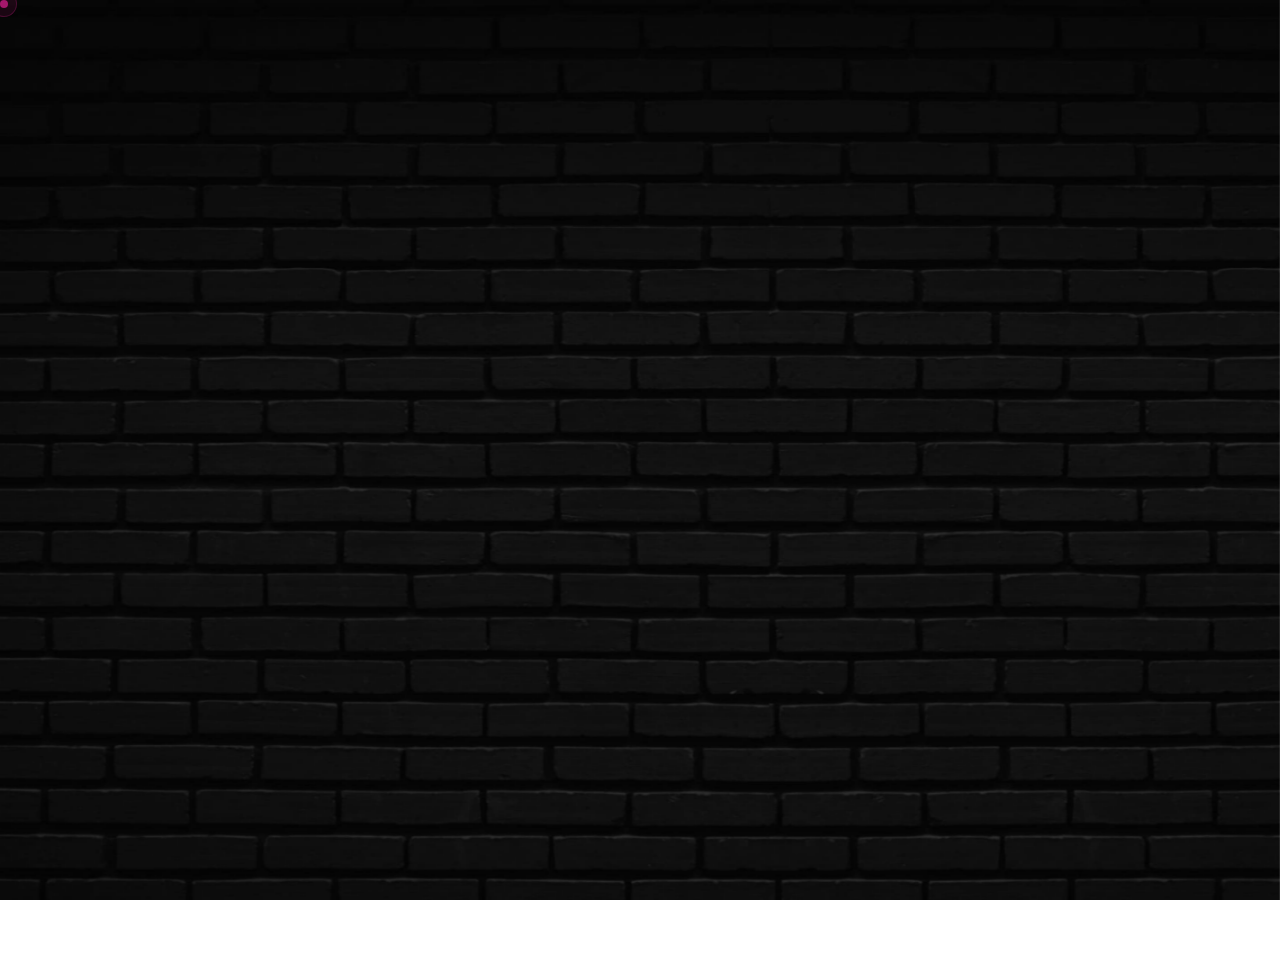
<file: presale.html>
<!DOCTYPE html>
<html lang="en-US">
<head>
    <meta charset="UTF-8">
    <meta http-equiv="X-UA-Compatible" content="IE=edge,chrome=1">
    <meta name="viewport" content="width=device-width, initial-scale=1">

    <link rel="stylesheet" href="css/anim_style.css">
    <link rel="stylesheet" href="css/style.css">
</head>

<body class="coming_soon page_load">
<!-- custom cursor  -->
<div id="cursor"></div>
<div id="aura"></div>
<!-- left SIDE share -->
<!-- left SIDE share -->
<div class="side-share">
    <ul class="side-share_list">
        <li class="share_it share__reddit">
            <a href="https://www.google.com.ua/" target="_blank" class="btn-modal">
                <svg id="redditIcon" width="44" height="44" viewBox="0 0 44 44" fill="none" xmlns="http://www.w3.org/2000/svg">
                    <g class="icon_pict">
                        <path d="M27.4002 23.5626C27.4002 24.3952 26.6982 25.0702 25.8322 25.0702C24.9662 25.0702 24.2642 24.3952 24.2642 23.5626C24.2642 22.7299 24.9662 22.0549 25.8322 22.0549C26.6982 22.0549 27.4002 22.7299 27.4002 23.5626Z" fill="#FF23A7"/>
                        <path d="M18.1622 25.0702C19.0282 25.0702 19.7302 24.3952 19.7302 23.5626C19.7302 22.7299 19.0282 22.0549 18.1622 22.0549C17.2962 22.0549 16.5942 22.7299 16.5942 23.5626C16.5942 24.3952 17.2962 25.0702 18.1622 25.0702Z" fill="#FF23A7"/>
                        <path d="M18.5879 26.8217C18.2084 26.5915 17.7066 26.7008 17.4672 27.0657C17.2278 27.4307 17.3414 27.9131 17.7209 28.1433L18.0946 28.37C20.4782 29.8157 23.5138 29.8157 25.8973 28.37L26.271 28.1433C26.6506 27.9131 26.7641 27.4307 26.5247 27.0657C26.2853 26.7008 25.7836 26.5915 25.4041 26.8217L25.0303 27.0484C23.1764 28.1729 20.8155 28.1729 18.9616 27.0484L18.5879 26.8217Z" fill="#FF23A7"/>
                        <path fill-rule="evenodd" clip-rule="evenodd" d="M30.624 11.323C29.6773 11.323 28.8517 11.8216 28.4157 12.5605L24.5153 11.7912C24.1366 11.7165 23.7556 11.9088 23.6044 12.2509C23.1593 13.2578 22.4915 14.7838 21.9344 16.0895C21.7372 16.5517 21.5531 16.9882 21.3973 17.3653C19.1803 17.4512 17.1259 18.0081 15.4455 18.912C14.8661 17.9793 13.8059 17.3537 12.5923 17.3537C10.758 17.3537 9.271 18.7835 9.271 20.5472C9.271 21.8965 10.1407 23.049 11.3699 23.5173C11.228 24.0158 11.1526 24.5349 11.1526 25.0703C11.1526 27.301 12.4623 29.2487 14.4301 30.6086C16.3991 31.9695 19.0781 32.7867 22.0002 32.7867C24.9222 32.7867 27.6012 31.9695 29.5702 30.6086C31.5379 29.2487 32.8477 27.301 32.8477 25.0703C32.8477 24.5349 32.7723 24.0158 32.6304 23.5173C33.8592 23.0492 34.7293 21.8969 34.7293 20.5472C34.7293 18.7835 33.2423 17.3537 31.408 17.3537C30.1944 17.3537 29.1341 17.9793 28.5549 18.912C27.0098 18.081 25.1487 17.5432 23.1357 17.3952C23.2306 17.1696 23.3321 16.9304 23.4379 16.6825C23.8917 15.6188 24.4204 14.4058 24.8406 13.4504L28.1102 14.0953C28.2788 15.2853 29.3401 16.2024 30.624 16.2024C32.0253 16.2024 33.1613 15.1101 33.1613 13.7627C33.1613 12.4153 32.0253 11.323 30.624 11.323ZM29.7118 13.7627C29.7118 13.2782 30.1202 12.8855 30.624 12.8855C31.1279 12.8855 31.5363 13.2782 31.5363 13.7627C31.5363 14.2472 31.1279 14.6399 30.624 14.6399C30.1202 14.6399 29.7118 14.2472 29.7118 13.7627ZM22.0002 18.9162C22.1673 18.9162 22.3333 18.9192 22.4981 18.9251C22.4965 18.9551 22.4934 18.9774 22.4918 18.9881C22.4891 19.0056 22.4864 19.0178 22.4853 19.0225L22.4839 19.0286L22.4867 19.0187C22.4926 18.9993 22.5027 18.9689 22.518 18.9258C24.9278 19.0156 27.0692 19.7276 28.6218 20.8006C30.286 21.9508 31.2227 23.4707 31.2227 25.0703C31.2227 26.6698 30.286 28.1897 28.6218 29.3399C26.9588 30.4891 24.6203 31.2242 22.0002 31.2242C19.38 31.2242 17.0414 30.4891 15.3785 29.3399C13.7142 28.1897 12.7776 26.6698 12.7776 25.0703C12.7776 23.4707 13.7142 21.9508 15.3785 20.8006C17.0414 19.6513 19.38 18.9162 22.0002 18.9162ZM10.896 20.5472C10.896 19.6464 11.6554 18.9162 12.5923 18.9162C13.2391 18.9162 13.8028 19.2646 14.0889 19.7785C13.223 20.4336 12.5036 21.2085 11.9936 22.074C11.352 21.8413 10.896 21.2447 10.896 20.5472ZM32.0067 22.074C31.4967 21.2085 30.7772 20.4336 29.9113 19.7785C30.1975 19.2646 30.7613 18.9162 31.408 18.9162C32.3449 18.9162 33.1043 19.6464 33.1043 20.5472C33.1043 21.2445 32.6488 21.8412 32.0067 22.074Z" fill="#FF23A7"/>
                    </g>
                    <g class="icon_body">
                        <!--                                <path fill-rule="evenodd" clip-rule="evenodd" d="M0 10C0 5.52236 2.94289 1.73207 7 0.457802V2.58152C4.06817 3.76829 2 6.64262 2 10V30.6174C2 32.699 2.8114 34.6987 4.2619 36.1918L7.54804 39.5744L6.11352 40.968L2.82738 37.5854C1.01425 35.719 0 33.2194 0 30.6174V10ZM20.4002 42H13.2861C11.1243 42 9.05444 41.1251 7.54804 39.5744L6.11352 40.968C7.99651 42.9063 10.5838 44 13.2861 44H20.4002V42ZM36.4002 41.6337V43.7101C40.7638 42.6351 44 38.6955 44 34V13.3586C44 10.751 42.9815 8.24654 41.1615 6.37912L37.8883 3.02055C36.0061 1.08923 33.4236 0 30.7268 0H23.6363H23V2H23.6363H30.7268C32.8843 2 34.9502 2.87138 36.456 4.41644L39.7292 7.77501C41.1852 9.26895 42 11.2725 42 13.3586V34C42 37.582 39.6458 40.6142 36.4002 41.6337Z" fill="#FF4FB9"/>-->

                        <!--                                    left-->
                        <path class="icon_body--left" fill-rule="evenodd" clip-rule="evenodd" d="M7 0.457764C2.94287 1.73218 0 5.52246 0 10V30.6174C0 33.2195 1.01416 35.719 2.82715 37.5854L6.11328 40.968C7.99658 42.9062 10.584 44 13.2861 44H20.4004V42H13.2861C11.1245 42 9.0542 41.125 7.54785 39.5745L4.26172 36.1919C2.81152 34.6987 2 32.699 2 30.6174V10C2 6.64258 4.06836 3.76831 7 2.58154V0.457764Z" fill="#FF23A7"/>
                        <!--                                    right-->
                        <path class="icon_body--right" fill-rule="evenodd" clip-rule="evenodd" d="M13.4004 43.7102V41.6338C16.646 40.6143 19 37.582 19 34V13.3586C19 11.2725 18.1851 9.26904 16.729 7.7749L13.4561 4.4165C11.9502 2.87134 9.88428 2 7.72656 2H0.63623H0V0H0.63623H7.72656C10.4238 0 13.0059 1.08911 14.8882 3.02051L18.1616 6.37915C19.9814 8.24658 21 10.751 21 13.3586V34C21 38.6956 17.7637 42.635 13.4004 43.7102Z" fill="#FF23A7"/>
                    </g>
                </svg>
            </a>
        </li>
        <li class="share_it share__twitter">
            <a href="https://www.google.com.ua/" target="_blank" class="btn-modal">
                <svg id="twitterIcon" width="44" height="44" viewBox="0 0 44 44" fill="none" xmlns="http://www.w3.org/2000/svg">
                    <g class="icon_pict">
                        <path fill-rule="evenodd" clip-rule="evenodd" d="M25.0216 13.3434C25.5299 13.2563 26.0992 13.2272 26.635 13.3179C27.5919 13.4798 28.4757 13.9245 29.1744 14.5913C29.6311 14.6016 30.0799 14.5116 30.477 14.3834C30.8131 14.2748 31.0971 14.1437 31.296 14.0401C31.3949 13.9886 31.4713 13.9446 31.521 13.9148C31.5458 13.9 31.5639 13.8887 31.5746 13.8819L31.5841 13.8759C31.8809 13.6782 32.2761 13.7166 32.529 13.9681C32.7819 14.2197 32.8227 14.6146 32.6264 14.9125C32.4187 15.2278 32.1303 15.7899 31.8073 16.4197C31.7565 16.5187 31.7048 16.6194 31.6525 16.721C31.4672 17.081 31.2772 17.4448 31.1001 17.7569C30.9889 17.9529 30.87 18.1519 30.7501 18.3239V18.5976C30.7577 19.6033 30.6424 20.6037 30.4083 21.5769C30.261 22.1892 30.0667 22.7908 29.8265 23.3762C29.2041 24.8929 28.2857 26.2703 27.125 27.4281C25.9642 28.5858 24.5844 29.5007 23.0662 30.1192C21.5493 30.7372 19.9245 31.047 18.2867 31.0305C15.9123 31.0326 13.588 30.3485 11.5933 29.0606C11.2995 28.8709 11.1758 28.5034 11.2951 28.1746C11.4144 27.8459 11.7451 27.6433 12.0922 27.6862C12.3926 27.7234 12.695 27.7415 12.9976 27.7406C14.0851 27.7375 15.1518 27.4972 16.1257 27.0446C15.8161 26.9037 15.5206 26.7299 15.2444 26.5252C14.4327 25.9233 13.8288 25.0833 13.5167 24.1222C13.4356 23.8724 13.4911 23.5984 13.6629 23.3998C13.666 23.3963 13.6691 23.3928 13.6722 23.3893C13.4887 23.2256 13.317 23.0474 13.1589 22.8558C12.4475 21.9936 12.0559 20.9122 12.0501 19.7944L12.0501 19.7905L12.0501 19.7405C12.0501 19.4747 12.1908 19.2287 12.42 19.0939C12.4781 19.0598 12.5397 19.0341 12.6031 19.0168C12.2647 18.3418 12.0888 17.5963 12.0901 16.8401C12.0897 15.9833 12.3135 15.1413 12.7392 14.3978C12.8621 14.1832 13.083 14.0429 13.3295 14.023C13.576 14.003 13.8166 14.1059 13.9724 14.2979C14.935 15.4839 16.1363 16.4542 17.4982 17.1456C18.1984 17.5011 18.9329 17.7788 19.6887 17.9752C20.1125 18.0854 20.5429 18.1699 20.9777 18.2284C20.9585 17.5051 21.1013 16.7822 21.4011 16.1143C21.8408 15.1345 22.5932 14.3283 23.5405 13.8222C23.9416 13.6079 24.4741 13.4372 25.0216 13.3434ZM13.7433 20.8909C13.873 21.2558 14.0659 21.5981 14.3159 21.9012C14.8072 22.4968 15.4892 22.9043 16.2464 23.055C16.5837 23.1221 16.8321 23.4099 16.8492 23.7534C16.8662 24.0969 16.6474 24.4079 16.3184 24.5081C16.0459 24.591 15.7668 24.6488 15.4844 24.6809C15.671 24.9214 15.8905 25.1368 16.1379 25.3203C16.6991 25.7364 17.376 25.9672 18.0745 25.9807C18.3914 25.9868 18.6703 26.1915 18.7711 26.492C18.8719 26.7925 18.773 27.1239 18.5239 27.32C17.4747 28.1455 16.2615 28.7212 14.9759 29.015C16.0414 29.3563 17.1589 29.5319 18.2892 29.5305H18.2979C19.7379 29.5455 21.1665 29.2734 22.5002 28.7301C23.834 28.1867 25.046 27.3831 26.0657 26.366C27.0853 25.349 27.892 24.139 28.4388 22.8067C28.6498 22.2925 28.8205 21.764 28.9499 21.2261C29.1557 20.3703 29.257 19.4907 29.2501 18.6064V18.6005V18.0705C29.2501 17.8887 29.3162 17.713 29.436 17.5762C29.5053 17.4972 29.6265 17.3146 29.7955 17.0167C29.9561 16.7336 30.1339 16.3937 30.3188 16.0345C30.33 16.0128 30.3412 15.991 30.3525 15.969C29.8729 16.0732 29.3293 16.1278 28.7595 16.0662C28.5791 16.0467 28.4118 15.9624 28.2887 15.829C27.7859 15.2836 27.1162 14.9206 26.3848 14.7969C26.0603 14.742 25.6679 14.7545 25.2748 14.8219C24.8477 14.895 24.476 15.023 24.2473 15.1452C23.593 15.4948 23.0733 16.0516 22.7696 16.7284C22.4659 17.4052 22.3954 18.1637 22.5692 18.8848C22.6246 19.1147 22.5684 19.3573 22.4174 19.5393C22.2664 19.7214 22.0384 19.8215 21.8022 19.8096C20.9588 19.7669 20.1243 19.6383 19.3114 19.427C18.4515 19.2035 17.6158 18.8875 16.8192 18.4831C15.6464 17.8877 14.5784 17.1106 13.6535 16.1829C13.6113 16.3986 13.5899 16.6186 13.5901 16.84V16.8419C13.589 17.3927 13.7242 17.9351 13.9835 18.4209C14.2428 18.9068 14.6182 19.321 15.0763 19.6266C15.3544 19.8121 15.4761 20.1592 15.3748 20.4778C15.2736 20.7963 14.9738 21.0094 14.6397 21.0003C14.3371 20.992 14.037 20.9552 13.7433 20.8909Z" fill="#FF23A7"/>
                    </g>
                    <!--                            <path fill-rule="evenodd" clip-rule="evenodd" d="M0 10C0 5.52236 2.94289 1.73207 7 0.457802V2.58152C4.06817 3.76829 2 6.64262 2 10V30.6174C2 32.699 2.8114 34.6987 4.2619 36.1918L7.54804 39.5744L6.11352 40.968L2.82738 37.5854C1.01425 35.719 0 33.2194 0 30.6174V10ZM20.4002 42H13.2861C11.1243 42 9.05444 41.1251 7.54804 39.5744L6.11352 40.968C7.99651 42.9063 10.5838 44 13.2861 44H20.4002V42ZM36.4002 41.6337V43.7101C40.7638 42.6351 44 38.6955 44 34V13.3586C44 10.751 42.9815 8.24654 41.1615 6.37912L37.8883 3.02055C36.0061 1.08923 33.4236 0 30.7268 0H23.6363H23V2H23.6363H30.7268C32.8843 2 34.9502 2.87138 36.456 4.41644L39.7292 7.77501C41.1852 9.26895 42 11.2725 42 13.3586V34C42 37.582 39.6458 40.6142 36.4002 41.6337Z" fill="#FF23A7"/>-->
                    <g class="icon_body">
                        <!--                                <path fill-rule="evenodd" clip-rule="evenodd" d="M0 10C0 5.52236 2.94289 1.73207 7 0.457802V2.58152C4.06817 3.76829 2 6.64262 2 10V30.6174C2 32.699 2.8114 34.6987 4.2619 36.1918L7.54804 39.5744L6.11352 40.968L2.82738 37.5854C1.01425 35.719 0 33.2194 0 30.6174V10ZM20.4002 42H13.2861C11.1243 42 9.05444 41.1251 7.54804 39.5744L6.11352 40.968C7.99651 42.9063 10.5838 44 13.2861 44H20.4002V42ZM36.4002 41.6337V43.7101C40.7638 42.6351 44 38.6955 44 34V13.3586C44 10.751 42.9815 8.24654 41.1615 6.37912L37.8883 3.02055C36.0061 1.08923 33.4236 0 30.7268 0H23.6363H23V2H23.6363H30.7268C32.8843 2 34.9502 2.87138 36.456 4.41644L39.7292 7.77501C41.1852 9.26895 42 11.2725 42 13.3586V34C42 37.582 39.6458 40.6142 36.4002 41.6337Z" fill="#FF4FB9"/>-->

                        <!--                                    left-->
                        <path class="icon_body--left" fill-rule="evenodd" clip-rule="evenodd" d="M7 0.457764C2.94287 1.73218 0 5.52246 0 10V30.6174C0 33.2195 1.01416 35.719 2.82715 37.5854L6.11328 40.968C7.99658 42.9062 10.584 44 13.2861 44H20.4004V42H13.2861C11.1245 42 9.0542 41.125 7.54785 39.5745L4.26172 36.1919C2.81152 34.6987 2 32.699 2 30.6174V10C2 6.64258 4.06836 3.76831 7 2.58154V0.457764Z" fill="#FF23A7"/>
                        <!--                                    right-->
                        <path class="icon_body--right" fill-rule="evenodd" clip-rule="evenodd" d="M13.4004 43.7102V41.6338C16.646 40.6143 19 37.582 19 34V13.3586C19 11.2725 18.1851 9.26904 16.729 7.7749L13.4561 4.4165C11.9502 2.87134 9.88428 2 7.72656 2H0.63623H0V0H0.63623H7.72656C10.4238 0 13.0059 1.08911 14.8882 3.02051L18.1616 6.37915C19.9814 8.24658 21 10.751 21 13.3586V34C21 38.6956 17.7637 42.635 13.4004 43.7102Z" fill="#FF23A7"/>
                    </g>
                </svg>

            </a>
        </li>
        <li class="share_it share__telegram">
            <a href="https://www.google.com.ua/" target="_blank" class="btn-modal">
                <svg id="telegramIcon" width="44" height="44" viewBox="0 0 44 44" fill="none" xmlns="http://www.w3.org/2000/svg">
                    <g class="icon_pict">
                        <path fill-rule="evenodd" clip-rule="evenodd" d="M15.7878 24.0196C15.8316 24.0344 15.8757 24.0448 15.9199 24.0512C15.968 24.1644 16.0302 24.3107 16.1028 24.4818C16.2798 24.8994 16.5184 25.4643 16.7647 26.0535C17.267 27.2552 17.7736 28.4939 17.8855 28.8485C18.024 29.2868 18.1704 29.5848 18.3302 29.7883C18.4129 29.8935 18.5084 29.9853 18.6203 30.0549C18.6766 30.0899 18.7361 30.1186 18.7981 30.14C18.8009 30.141 18.8036 30.1419 18.8063 30.1428C19.1263 30.2636 19.4181 30.2133 19.6008 30.1518C19.6985 30.1188 19.7776 30.0791 19.8336 30.0469C19.8622 30.0304 19.8864 30.0151 19.9056 30.0021L19.9102 29.9991L22.7364 28.2366L26.0009 30.7394C26.0491 30.7763 26.1016 30.8073 26.1573 30.8316C26.5495 31.0027 26.9292 31.0624 27.2865 31.0136C27.6431 30.9649 27.9263 30.8151 28.1371 30.6464C28.3435 30.4813 28.4834 30.2963 28.5706 30.1589C28.6151 30.0887 28.6485 30.0266 28.672 29.9791C28.6839 29.9552 28.6934 29.9346 28.7007 29.9181L28.7102 29.8963L28.7137 29.8877L28.7152 29.8841L28.7159 29.8824L28.7165 29.8808C28.7337 29.8379 28.7468 29.7935 28.7558 29.7482L31.7361 14.7227C31.7456 14.6747 31.7504 14.6258 31.7504 14.5768C31.7504 14.1368 31.5846 13.7184 31.1948 13.4645C30.8616 13.2475 30.4904 13.2382 30.2558 13.256C30.0028 13.2752 29.7691 13.3377 29.6122 13.3876C29.5306 13.4135 29.4622 13.4386 29.4129 13.4577C29.3881 13.4673 29.3677 13.4756 29.3526 13.4819L29.3412 13.4867L12.6275 20.0432L12.6253 20.044C12.6147 20.0479 12.601 20.053 12.5848 20.0593C12.5524 20.0719 12.509 20.0896 12.4584 20.1126C12.3596 20.1574 12.221 20.2273 12.0788 20.3247C11.8516 20.4803 11.3291 20.9064 11.4171 21.6097C11.4873 22.1708 11.8717 22.5154 12.1059 22.6811C12.2345 22.7721 12.3566 22.8371 12.4456 22.8795C12.4869 22.8991 12.5726 22.9339 12.6097 22.9491L12.6191 22.9529L15.7878 24.0196ZM29.9262 14.8679L29.9238 14.8689C29.9155 14.8725 29.9071 14.876 29.8987 14.8793L13.1646 21.4438C13.1559 21.4472 13.1471 21.4505 13.1382 21.4536L13.1289 21.4571C13.1182 21.4613 13.1002 21.4686 13.0776 21.4788C13.0648 21.4846 13.0514 21.491 13.0377 21.4978C13.0565 21.5084 13.0744 21.5175 13.0904 21.5251C13.1057 21.5324 13.1174 21.5374 13.1237 21.54L16.2664 22.598C16.3239 22.6174 16.3775 22.643 16.4267 22.674L26.8035 16.5995L26.8132 16.5937C26.8208 16.5893 26.8307 16.5835 26.8426 16.5768C26.8662 16.5634 26.8987 16.5457 26.9373 16.526C27.0093 16.4894 27.1245 16.435 27.2543 16.3948C27.3447 16.3669 27.6112 16.2882 27.8993 16.3806C28.0771 16.4377 28.2612 16.5603 28.3809 16.768C28.4404 16.8712 28.4721 16.9748 28.4874 17.0697C28.5282 17.2192 28.5218 17.3668 28.4899 17.4942C28.4211 17.7687 28.2282 17.9829 28.0527 18.1466C27.9024 18.2871 25.957 20.1629 24.0379 22.0147C23.0808 22.9381 22.1335 23.8525 21.4255 24.5359L20.9604 24.9849L26.8324 29.4867C26.967 29.5349 27.0466 29.5325 27.0835 29.5274C27.1274 29.5214 27.1633 29.5045 27.2 29.4752C27.241 29.4424 27.2769 29.398 27.3037 29.3557L27.3048 29.354L30.1953 14.781C30.1524 14.7913 30.109 14.8036 30.0672 14.8169C30.0198 14.832 29.9808 14.8463 29.9549 14.8564C29.9421 14.8613 29.9329 14.8651 29.9279 14.8672L29.9262 14.8679ZM21.4649 27.2618L20.2934 26.3636L20.0095 28.1693L21.4649 27.2618ZM19.2187 24.5814L20.3837 23.4567C21.0918 22.7732 22.0392 21.8588 22.9963 20.9352L23.9688 19.997L17.4488 23.8138L17.4838 23.8963C17.6615 24.3154 17.9011 24.8827 18.1487 25.4751C18.3338 25.918 18.5274 26.3844 18.7037 26.8162L18.9868 25.0158C19.0141 24.8422 19.0989 24.692 19.2187 24.5814Z" fill="#FF23A7"/>
                    </g>
                    <!--                            <path fill-rule="evenodd" clip-rule="evenodd" d="M0 10C0 5.52236 2.94289 1.73207 7 0.457802V2.58152C4.06817 3.76829 2 6.64262 2 10V30.6174C2 32.699 2.8114 34.6987 4.2619 36.1918L7.54804 39.5744L6.11352 40.968L2.82738 37.5854C1.01425 35.719 0 33.2194 0 30.6174V10ZM20.4002 42H13.2861C11.1243 42 9.05444 41.1251 7.54804 39.5744L6.11352 40.968C7.99651 42.9063 10.5838 44 13.2861 44H20.4002V42ZM36.4002 41.6337V43.7101C40.7638 42.6351 44 38.6955 44 34V13.3586C44 10.751 42.9815 8.24654 41.1615 6.37912L37.8883 3.02055C36.0061 1.08923 33.4236 0 30.7268 0H23.6363H23V2H23.6363H30.7268C32.8843 2 34.9502 2.87138 36.456 4.41644L39.7292 7.77501C41.1852 9.26895 42 11.2725 42 13.3586V34C42 37.582 39.6458 40.6142 36.4002 41.6337Z" fill="#FF23A7"/>-->
                    <g class="icon_body">
                        <!--                                <path fill-rule="evenodd" clip-rule="evenodd" d="M0 10C0 5.52236 2.94289 1.73207 7 0.457802V2.58152C4.06817 3.76829 2 6.64262 2 10V30.6174C2 32.699 2.8114 34.6987 4.2619 36.1918L7.54804 39.5744L6.11352 40.968L2.82738 37.5854C1.01425 35.719 0 33.2194 0 30.6174V10ZM20.4002 42H13.2861C11.1243 42 9.05444 41.1251 7.54804 39.5744L6.11352 40.968C7.99651 42.9063 10.5838 44 13.2861 44H20.4002V42ZM36.4002 41.6337V43.7101C40.7638 42.6351 44 38.6955 44 34V13.3586C44 10.751 42.9815 8.24654 41.1615 6.37912L37.8883 3.02055C36.0061 1.08923 33.4236 0 30.7268 0H23.6363H23V2H23.6363H30.7268C32.8843 2 34.9502 2.87138 36.456 4.41644L39.7292 7.77501C41.1852 9.26895 42 11.2725 42 13.3586V34C42 37.582 39.6458 40.6142 36.4002 41.6337Z" fill="#FF4FB9"/>-->

                        <!--                                    left-->
                        <path class="icon_body--left" fill-rule="evenodd" clip-rule="evenodd" d="M7 0.457764C2.94287 1.73218 0 5.52246 0 10V30.6174C0 33.2195 1.01416 35.719 2.82715 37.5854L6.11328 40.968C7.99658 42.9062 10.584 44 13.2861 44H20.4004V42H13.2861C11.1245 42 9.0542 41.125 7.54785 39.5745L4.26172 36.1919C2.81152 34.6987 2 32.699 2 30.6174V10C2 6.64258 4.06836 3.76831 7 2.58154V0.457764Z" fill="#FF23A7"/>
                        <!--                                    right-->
                        <path class="icon_body--right" fill-rule="evenodd" clip-rule="evenodd" d="M13.4004 43.7102V41.6338C16.646 40.6143 19 37.582 19 34V13.3586C19 11.2725 18.1851 9.26904 16.729 7.7749L13.4561 4.4165C11.9502 2.87134 9.88428 2 7.72656 2H0.63623H0V0H0.63623H7.72656C10.4238 0 13.0059 1.08911 14.8882 3.02051L18.1616 6.37915C19.9814 8.24658 21 10.751 21 13.3586V34C21 38.6956 17.7637 42.635 13.4004 43.7102Z" fill="#FF23A7"/>
                    </g>
                </svg>
            </a>
        </li>
    </ul>
</div>
<div class="scene">
    <!-- 1 -->
    <section class="page page-1 active page-coming_soon flex--center">
        <div class="container">

            <div class="wrapp_content text--center">
                <!-- logo -->
                <div class="logo-container">
                    <div class="logo">
                        <div class="logo__container">
                            <div class="logo__svg">
                                <img src="materials/photo/logo_layer2_1.png" alt="" class="logo_layer level--1">
                                <img src="materials/photo/logos.svg" alt="" id="logo" class="logo level-2">
                            </div>
                            <div class="logo__text">
                                <span>F</span>
                                <span>
                                       o
                                      <p class="one">o</p>
                                    </span>
                                <span>r
                                      <p class="two">r</p>
                                    </span>
                                <span>e</span>
                                <span>v</span>
                                <span>e</span>
                                <span>r
                                      <p class="red">r</p>
                                    </span>
                                <span>i</span>
                                <span>s</span>
                                <span>e</span>
                            </div>
                        </div>
                    </div>
                </div>
                <h1 class="title">Presale is coming soon...</h1>

                <div id="countdown" class="counter">
                    <ul class="container-countdown_item flex-container flex_horisontale--center">
                        <li>
                            <span id="days" class="count-num"></span>
                            <div class="countdown_name">
                                days
                            </div>
                        </li>

                        <li>
                            <span id="hours" class="count-num"></span>
                            <div class="countdown_name">
                                hours
                            </div>
                        </li>

                        <li>
                            <span id="minutes" class="count-num"></span>
                            <div class="countdown_name">
                                minutes
                            </div>
                        </li>

                        <li>
                            <span id="seconds" class="count-num"></span>
                            <div class="countdown_name">
                                seconds
                            </div>
                        </li>
                    </ul>
                </div>

                <div class="grup-btn">
                    <a href="https://www.google.com.ua/" target="_blank" class="btn btn-modal">
                        <svg width="212" height="58" viewBox="0 0 212 58" fill="none" xmlns="http://www.w3.org/2000/svg"><path fill-rule="evenodd" clip-rule="evenodd" d="M0 0.434082H187.47L212 22.2153V57.4341H23.3272L0 34.8225V0.434082Z" fill="url(#paint0join)"/><path d="M85.0273 33.6861C83.7193 33.6861 82.7113 33.4401 82.0033 32.9481V30.3921C82.7233 30.9681 83.5513 31.2561 84.4873 31.2561C85.3033 31.2561 85.9033 31.0701 86.2873 30.6981C86.6833 30.3141 86.8813 29.7021 86.8813 28.8621V20.8341H89.4553V29.2941C89.4553 30.0981 89.3353 30.7941 89.0953 31.3821C88.8673 31.9701 88.5433 32.4261 88.1233 32.7501C87.7033 33.0741 87.2353 33.3081 86.7193 33.4521C86.2153 33.6081 85.6513 33.6861 85.0273 33.6861ZM93.8251 28.9341C93.8251 29.6541 94.0591 30.2541 94.5271 30.7341C94.9951 31.2141 95.5891 31.4541 96.3091 31.4541C97.0291 31.4541 97.6231 31.2141 98.0911 30.7341C98.5591 30.2421 98.7931 29.6421 98.7931 28.9341C98.7931 28.2141 98.5591 27.6201 98.0911 27.1521C97.6231 26.6721 97.0291 26.4321 96.3091 26.4321C95.5891 26.4321 94.9951 26.6721 94.5271 27.1521C94.0591 27.6201 93.8251 28.2141 93.8251 28.9341ZM91.3231 28.9341C91.3231 27.6021 91.7911 26.4861 92.7271 25.5861C93.6511 24.6741 94.8451 24.2181 96.3091 24.2181C97.7731 24.2181 98.9671 24.6741 99.8911 25.5861C100.827 26.4981 101.295 27.6141 101.295 28.9341C101.295 30.2781 100.827 31.4061 99.8911 32.3181C98.9551 33.2181 97.7611 33.6681 96.3091 33.6681C94.8571 33.6681 93.6631 33.2181 92.7271 32.3181C91.7911 31.4061 91.3231 30.2781 91.3231 28.9341ZM105.831 33.4341H103.293V24.4521H105.831V33.4341ZM103.041 22.0761C103.041 21.6441 103.185 21.2841 103.473 20.9961C103.773 20.6961 104.133 20.5461 104.553 20.5461C104.973 20.5461 105.327 20.6961 105.615 20.9961C105.915 21.2841 106.065 21.6441 106.065 22.0761C106.065 22.4961 105.915 22.8561 105.615 23.1561C105.327 23.4441 104.973 23.5881 104.553 23.5881C104.133 23.5881 103.773 23.4441 103.473 23.1561C103.185 22.8561 103.041 22.4961 103.041 22.0761ZM110.979 27.7101V33.4341H108.441V24.4521H110.979V25.5321C111.783 24.6561 112.785 24.2181 113.985 24.2181C115.017 24.2181 115.821 24.5481 116.397 25.2081C116.973 25.8561 117.261 26.7621 117.261 27.9261V33.4341H114.723V28.4481C114.723 27.8001 114.561 27.3201 114.237 27.0081C113.925 26.6961 113.517 26.5401 113.013 26.5401C112.629 26.5401 112.245 26.6541 111.861 26.8821C111.489 27.0981 111.195 27.3741 110.979 27.7101ZM126.855 33.4341H124.317V20.8341H126.531L132.885 28.8981V20.8341H135.405V33.4341H133.263L126.855 25.3341V33.4341ZM139.968 28.9341C139.968 29.6541 140.202 30.2541 140.67 30.7341C141.138 31.2141 141.732 31.4541 142.452 31.4541C143.172 31.4541 143.766 31.2141 144.234 30.7341C144.702 30.2421 144.936 29.6421 144.936 28.9341C144.936 28.2141 144.702 27.6201 144.234 27.1521C143.766 26.6721 143.172 26.4321 142.452 26.4321C141.732 26.4321 141.138 26.6721 140.67 27.1521C140.202 27.6201 139.968 28.2141 139.968 28.9341ZM137.466 28.9341C137.466 27.6021 137.934 26.4861 138.87 25.5861C139.794 24.6741 140.988 24.2181 142.452 24.2181C143.916 24.2181 145.11 24.6741 146.034 25.5861C146.97 26.4981 147.438 27.6141 147.438 28.9341C147.438 30.2781 146.97 31.4061 146.034 32.3181C145.098 33.2181 143.904 33.6681 142.452 33.6681C141 33.6681 139.806 33.2181 138.87 32.3181C137.934 31.4061 137.466 30.2781 137.466 28.9341ZM153.436 33.5061H151.276L148.234 24.4521H150.772L152.554 29.7981L154.318 24.4161H156.352L158.17 29.7981L159.916 24.4521H162.436L159.358 33.5061H157.162L155.29 28.0881L153.436 33.5061Z" fill="white"/><path fill-rule="evenodd" clip-rule="evenodd" d="M52.6698 31.0067C52.7151 31.022 52.7608 31.0328 52.8064 31.0394C52.8562 31.1565 52.9206 31.3078 52.9956 31.4848C53.1788 31.9168 53.4256 32.5011 53.6803 33.1105C54.1998 34.3535 54.7238 35.6348 54.8396 36.0016C54.9828 36.455 55.1343 36.7632 55.2996 36.9737C55.3851 37.0825 55.484 37.1775 55.5996 37.2495C55.6579 37.2857 55.7194 37.3153 55.7836 37.3375C55.7864 37.3385 55.7893 37.3395 55.7921 37.3404C56.1231 37.4653 56.4249 37.4133 56.6139 37.3497C56.7149 37.3156 56.7967 37.2745 56.8547 37.2412C56.8843 37.2241 56.9093 37.2083 56.9292 37.1948L56.9339 37.1917L59.8572 35.3687L63.2339 37.9575C63.2838 37.9957 63.3381 38.0277 63.3957 38.0529C63.8014 38.2298 64.1942 38.2916 64.5637 38.2411C64.9326 38.1907 65.2255 38.0358 65.4436 37.8613C65.6571 37.6905 65.8018 37.4992 65.892 37.357C65.938 37.2844 65.9725 37.2202 65.9969 37.1711C66.0092 37.1463 66.019 37.125 66.0265 37.108L66.0364 37.0854L66.04 37.0765L66.0415 37.0728L66.0423 37.071L66.0429 37.0694C66.0607 37.025 66.0742 36.9791 66.0835 36.9322L69.1663 21.3903C69.1761 21.3406 69.1811 21.29 69.1811 21.2394C69.1811 20.7842 69.0096 20.3515 68.6064 20.0888C68.2617 19.8644 67.8778 19.8547 67.6351 19.8731C67.3734 19.893 67.1317 19.9576 66.9694 20.0092C66.885 20.0361 66.8142 20.062 66.7632 20.0818C66.7376 20.0918 66.7165 20.1003 66.7008 20.1068L66.6891 20.1117L49.4009 26.8936L49.3986 26.8945C49.3876 26.8985 49.3735 26.9038 49.3567 26.9103C49.3232 26.9233 49.2783 26.9416 49.226 26.9654C49.1238 27.0118 48.9804 27.0841 48.8333 27.1848C48.5983 27.3458 48.0579 27.7865 48.1489 28.514C48.2215 29.0944 48.6191 29.4508 48.8613 29.6222C48.9943 29.7163 49.1207 29.7836 49.2127 29.8274C49.2554 29.8477 49.3441 29.8837 49.3825 29.8994L49.3922 29.9034L52.6698 31.0067ZM67.2938 21.5403L67.2913 21.5413C67.2827 21.5451 67.2741 21.5486 67.2654 21.5521L49.9561 28.3422C49.9471 28.3457 49.938 28.3492 49.9288 28.3524L49.9192 28.356C49.9081 28.3603 49.8895 28.3679 49.8661 28.3784C49.8528 28.3844 49.839 28.391 49.8249 28.3981C49.8443 28.409 49.8628 28.4185 49.8793 28.4263C49.8951 28.4339 49.9072 28.439 49.9138 28.4417L53.1645 29.5361C53.224 29.5562 53.2794 29.5826 53.3304 29.6147L64.0638 23.3314L64.0738 23.3255C64.0817 23.3208 64.0919 23.3149 64.1042 23.3079C64.1286 23.2941 64.1623 23.2757 64.2022 23.2554C64.2767 23.2175 64.3958 23.1612 64.5301 23.1197C64.6236 23.0908 64.8992 23.0094 65.1972 23.105C65.3812 23.164 65.5716 23.2908 65.6954 23.5057C65.7569 23.6124 65.7897 23.7196 65.8056 23.8178C65.8478 23.9724 65.8411 24.1251 65.8081 24.2569C65.737 24.5409 65.5374 24.7623 65.3559 24.9317C65.2005 25.077 63.1882 27.0173 61.2031 28.9327C60.2131 29.8879 59.2333 30.8337 58.5009 31.5406L58.0198 32.005L64.0937 36.6616C64.2329 36.7114 64.3152 36.7089 64.3534 36.7037C64.3988 36.6975 64.4359 36.68 64.4739 36.6497C64.5163 36.6158 64.5535 36.5698 64.5812 36.5261L64.5823 36.5243L67.5722 21.4504C67.5278 21.4611 67.4829 21.4738 67.4397 21.4876C67.3906 21.5031 67.3503 21.518 67.3235 21.5284C67.3103 21.5335 67.3007 21.5374 67.2956 21.5396L67.2938 21.5403ZM58.5423 34.3602L57.3306 33.4311L57.0369 35.2989L58.5423 34.3602ZM56.2188 31.5879L57.4239 30.4246C58.1563 29.7176 59.1363 28.7717 60.1263 27.8164L61.1322 26.8459L54.3881 30.7939L54.4243 30.8793C54.6081 31.3128 54.856 31.8996 55.1121 32.5123C55.3036 32.9705 55.5038 33.4529 55.6862 33.8995L55.9789 32.0373C56.0072 31.8577 56.0949 31.7023 56.2188 31.5879Z" fill="white"/><defs><linearGradient id="paint0join" x1="184.698" y1="-7.39219" x2="12.9654" y2="47.9689" gradientUnits="userSpaceOnUse"><stop stop-color="#D73898"/><stop offset="1" stop-color="#056ECF"/></linearGradient></defs></svg>
                    </a>
                    <a href="materials/pdf/whitepaper.pdf" class="btn">
                        <svg width="212" height="58" viewBox="0 0 212 58" fill="none" xmlns="http://www.w3.org/2000/svg"> <path fill-rule="evenodd" clip-rule="evenodd" d="M0 0.434082H187.47L212 22.2153V57.4341H23.3272L0 34.8225V0.434082Z" fill="url(#paint0audit)"/> <path d="M102.851 33.4341H100.133L105.533 20.7621H108.017L113.417 33.4341H110.663L109.421 30.5181H104.093L102.851 33.4341ZM106.757 24.0021L104.903 28.3761H108.593L106.757 24.0021ZM120.883 30.1761V24.4521H123.421V33.4341H120.883V32.3541C120.079 33.2301 119.077 33.6681 117.877 33.6681C116.845 33.6681 116.041 33.3441 115.465 32.6961C114.889 32.0361 114.601 31.1241 114.601 29.9601V24.4521H117.139V29.4381C117.139 30.0861 117.295 30.5661 117.607 30.8781C117.931 31.1901 118.345 31.3461 118.849 31.3461C119.233 31.3461 119.611 31.2381 119.983 31.0221C120.367 30.7941 120.667 30.5121 120.883 30.1761ZM129.543 33.6681C128.331 33.6681 127.317 33.2181 126.501 32.3181C125.709 31.4061 125.313 30.2781 125.313 28.9341C125.313 27.6021 125.709 26.4861 126.501 25.5861C127.305 24.6741 128.319 24.2181 129.543 24.2181C130.803 24.2181 131.787 24.6621 132.495 25.5501V20.8341H135.033V33.4341H132.495V32.3361C131.823 33.2241 130.839 33.6681 129.543 33.6681ZM130.263 31.4541C130.743 31.4541 131.181 31.3281 131.577 31.0761C131.973 30.8241 132.279 30.5001 132.495 30.1041V27.7641C132.279 27.3681 131.973 27.0501 131.577 26.8101C131.181 26.5581 130.743 26.4321 130.263 26.4321C129.543 26.4321 128.961 26.6721 128.517 27.1521C128.061 27.6441 127.833 28.2381 127.833 28.9341C127.833 29.6421 128.061 30.2421 128.517 30.7341C128.961 31.2141 129.543 31.4541 130.263 31.4541ZM140.173 33.4341H137.635V24.4521H140.173V33.4341ZM137.383 22.0761C137.383 21.6441 137.527 21.2841 137.815 20.9961C138.115 20.6961 138.475 20.5461 138.895 20.5461C139.315 20.5461 139.669 20.6961 139.957 20.9961C140.257 21.2841 140.407 21.6441 140.407 22.0761C140.407 22.4961 140.257 22.8561 139.957 23.1561C139.669 23.4441 139.315 23.5881 138.895 23.5881C138.475 23.5881 138.115 23.4441 137.815 23.1561C137.527 22.8561 137.383 22.4961 137.383 22.0761ZM143.628 30.6441V26.5761H141.864V24.4521H143.628V21.9861H146.166V24.4521H148.722V26.5761H146.166V30.1401C146.166 30.5841 146.262 30.9081 146.454 31.1121C146.646 31.3041 146.958 31.4001 147.39 31.4001C147.834 31.4001 148.272 31.2921 148.704 31.0761V33.1821C148.176 33.5061 147.462 33.6681 146.562 33.6681C144.606 33.6681 143.628 32.6601 143.628 30.6441Z" fill="white"/> <g clip-path="url(#clip_audit2)"> <path d="M85.4498 28.6452C85.0518 28.6452 84.7335 28.9635 84.7335 29.3614V35.8767C84.7335 37.6488 83.2904 39.0866 81.5236 39.0866H65.8084C64.0363 39.0866 62.5985 37.6435 62.5985 35.8767V29.2553C62.5985 28.8574 62.2802 28.5391 61.8823 28.5391C61.4844 28.5391 61.166 28.8574 61.166 29.2553V35.8767C61.166 38.4393 63.2511 40.5191 65.8084 40.5191H81.5236C84.0862 40.5191 86.166 38.434 86.166 35.8767V29.3614C86.166 28.9688 85.8477 28.6452 85.4498 28.6452Z" fill="white"/> <path d="M73.161 34.8313C73.2989 34.9693 73.4846 35.0436 73.665 35.0436C73.8454 35.0436 74.0311 34.9746 74.1691 34.8313L78.7213 30.2791C79.0025 29.9979 79.0025 29.5469 78.7213 29.2657C78.4401 28.9846 77.9891 28.9846 77.7079 29.2657L74.3813 32.5977V18.0656C74.3813 17.6677 74.0629 17.3494 73.665 17.3494C73.2671 17.3494 72.9488 17.6677 72.9488 18.0656V32.5977L69.6168 29.2657C69.3356 28.9846 68.8847 28.9846 68.6035 29.2657C68.3223 29.5469 68.3223 29.9979 68.6035 30.2791L73.161 34.8313Z" fill="white"/> </g> <defs> <linearGradient id="paint0audit" x1="184.698" y1="-7.39219" x2="12.9654" y2="47.9689" gradientUnits="userSpaceOnUse"> <stop stop-color="#D73898"/> <stop offset="1" stop-color="#056ECF"/> </linearGradient> <clipPath id="clip_audit2"> <rect width="25" height="25" fill="white" transform="translate(61.166 16.4341)"/> </clipPath> </defs> </svg>
                    </a>
                    <a href="materials/pdf/whitepaper.pdf" class="btn">
                        <svg width="212" height="58" viewBox="0 0 212 58" fill="none" xmlns="http://www.w3.org/2000/svg"><path fill-rule="evenodd" clip-rule="evenodd" d="M0 0.434082H187.47L212 22.2153V57.4341H23.3272L0 34.8225V0.434082Z" fill="url(#paint0Whitepaper)"/><path d="M77.1519 33.5061H74.8659L70.6359 20.8341H73.5159L76.1079 29.3301L78.9519 20.7981H80.9679L83.8299 29.3301L86.4219 20.8341H89.2479L84.9999 33.5061H82.7139L79.9599 25.1001L77.1519 33.5061ZM93.3914 27.7101V33.4341H90.8534V20.8341H93.3914V25.5501C94.2074 24.6621 95.2094 24.2181 96.3974 24.2181C97.4294 24.2181 98.2334 24.5481 98.8094 25.2081C99.3854 25.8561 99.6734 26.7621 99.6734 27.9261V33.4341H97.1354V28.4481C97.1354 27.8001 96.9734 27.3201 96.6494 27.0081C96.3374 26.6961 95.9294 26.5401 95.4254 26.5401C95.0414 26.5401 94.6574 26.6541 94.2734 26.8821C93.9014 27.0981 93.6074 27.3741 93.3914 27.7101ZM104.644 33.4341H102.106V24.4521H104.644V33.4341ZM101.854 22.0761C101.854 21.6441 101.998 21.2841 102.286 20.9961C102.586 20.6961 102.946 20.5461 103.366 20.5461C103.786 20.5461 104.14 20.6961 104.428 20.9961C104.728 21.2841 104.878 21.6441 104.878 22.0761C104.878 22.4961 104.728 22.8561 104.428 23.1561C104.14 23.4441 103.786 23.5881 103.366 23.5881C102.946 23.5881 102.586 23.4441 102.286 23.1561C101.998 22.8561 101.854 22.4961 101.854 22.0761ZM108.1 30.6441V26.5761H106.336V24.4521H108.1V21.9861H110.638V24.4521H113.194V26.5761H110.638V30.1401C110.638 30.5841 110.734 30.9081 110.926 31.1121C111.118 31.3041 111.43 31.4001 111.862 31.4001C112.306 31.4001 112.744 31.2921 113.176 31.0761V33.1821C112.648 33.5061 111.934 33.6681 111.034 33.6681C109.078 33.6681 108.1 32.6601 108.1 30.6441ZM119.591 33.6681C118.187 33.6681 117.005 33.2361 116.045 32.3721C115.085 31.5081 114.605 30.3621 114.605 28.9341C114.605 27.6021 115.037 26.4861 115.901 25.5861C116.765 24.6741 117.893 24.2181 119.285 24.2181C120.581 24.2181 121.619 24.6801 122.399 25.6041C123.179 26.5281 123.569 27.6501 123.569 28.9701V29.6361H117.125C117.257 30.2361 117.587 30.6981 118.115 31.0221C118.655 31.3461 119.327 31.5081 120.131 31.5081C121.127 31.5081 122.087 31.2441 123.011 30.7161V32.7501C122.207 33.3621 121.067 33.6681 119.591 33.6681ZM117.125 28.0161H121.067C121.043 27.5001 120.857 27.0741 120.509 26.7381C120.173 26.3901 119.729 26.2161 119.177 26.2161C118.613 26.2161 118.145 26.3841 117.773 26.7201C117.401 27.0441 117.185 27.4761 117.125 28.0161ZM131.007 24.2181C132.231 24.2181 133.239 24.6741 134.031 25.5861C134.835 26.4741 135.237 27.5961 135.237 28.9521C135.237 30.2841 134.835 31.4061 134.031 32.3181C133.239 33.2181 132.231 33.6681 131.007 33.6681C129.747 33.6681 128.763 33.2241 128.055 32.3361V37.0341H125.517V24.4521H128.055V25.5501C128.727 24.6621 129.711 24.2181 131.007 24.2181ZM130.287 26.4321C129.807 26.4321 129.369 26.5581 128.973 26.8101C128.577 27.0621 128.271 27.3861 128.055 27.7821V30.1221C128.271 30.5181 128.577 30.8421 128.973 31.0941C129.369 31.3341 129.807 31.4541 130.287 31.4541C131.007 31.4541 131.589 31.2141 132.033 30.7341C132.489 30.2421 132.717 29.6481 132.717 28.9521C132.717 28.2441 132.489 27.6441 132.033 27.1521C131.589 26.6721 131.007 26.4321 130.287 26.4321ZM145.651 31.4721C145.867 31.4721 146.041 31.4361 146.173 31.3641V33.2181C145.849 33.4701 145.393 33.5961 144.805 33.5961C143.785 33.5961 143.107 33.2121 142.771 32.4441C141.979 33.2601 140.947 33.6681 139.675 33.6681C138.691 33.6681 137.893 33.3921 137.281 32.8401C136.669 32.2881 136.363 31.5621 136.363 30.6621C136.363 29.7021 136.711 28.9701 137.407 28.4661C138.103 27.9621 138.937 27.7101 139.909 27.7101C140.929 27.7101 141.793 27.8961 142.501 28.2681V27.9981C142.501 26.8701 141.709 26.3061 140.125 26.3061C139.153 26.3061 138.247 26.5581 137.407 27.0621V24.9381C138.319 24.4581 139.429 24.2181 140.737 24.2181C142.033 24.2181 143.065 24.5301 143.833 25.1541C144.625 25.7781 145.021 26.6421 145.021 27.7461V30.7881C145.021 31.2441 145.231 31.4721 145.651 31.4721ZM142.501 30.7881V29.8881C141.973 29.5401 141.349 29.3661 140.629 29.3661C140.089 29.3661 139.657 29.4681 139.333 29.6721C139.021 29.8761 138.865 30.1641 138.865 30.5361C138.865 30.9201 139.009 31.2141 139.297 31.4181C139.585 31.6101 139.975 31.7061 140.467 31.7061C141.355 31.7061 142.033 31.4001 142.501 30.7881ZM153.42 24.2181C154.644 24.2181 155.652 24.6741 156.444 25.5861C157.248 26.4741 157.65 27.5961 157.65 28.9521C157.65 30.2841 157.248 31.4061 156.444 32.3181C155.652 33.2181 154.644 33.6681 153.42 33.6681C152.16 33.6681 151.176 33.2241 150.468 32.3361V37.0341H147.93V24.4521H150.468V25.5501C151.14 24.6621 152.124 24.2181 153.42 24.2181ZM152.7 26.4321C152.22 26.4321 151.782 26.5581 151.386 26.8101C150.99 27.0621 150.684 27.3861 150.468 27.7821V30.1221C150.684 30.5181 150.99 30.8421 151.386 31.0941C151.782 31.3341 152.22 31.4541 152.7 31.4541C153.42 31.4541 154.002 31.2141 154.446 30.7341C154.902 30.2421 155.13 29.6481 155.13 28.9521C155.13 28.2441 154.902 27.6441 154.446 27.1521C154.002 26.6721 153.42 26.4321 152.7 26.4321ZM163.906 33.6681C162.502 33.6681 161.32 33.2361 160.36 32.3721C159.4 31.5081 158.92 30.3621 158.92 28.9341C158.92 27.6021 159.352 26.4861 160.216 25.5861C161.08 24.6741 162.208 24.2181 163.6 24.2181C164.896 24.2181 165.934 24.6801 166.714 25.6041C167.494 26.5281 167.884 27.6501 167.884 28.9701V29.6361H161.44C161.572 30.2361 161.902 30.6981 162.43 31.0221C162.97 31.3461 163.642 31.5081 164.446 31.5081C165.442 31.5081 166.402 31.2441 167.326 30.7161V32.7501C166.522 33.3621 165.382 33.6681 163.906 33.6681ZM161.44 28.0161H165.382C165.358 27.5001 165.172 27.0741 164.824 26.7381C164.488 26.3901 164.044 26.2161 163.492 26.2161C162.928 26.2161 162.46 26.3841 162.088 26.7201C161.716 27.0441 161.5 27.4761 161.44 28.0161ZM172.37 33.4341H169.832V24.4521H172.37V25.9641C172.646 25.4841 173.066 25.0761 173.63 24.7401C174.218 24.3921 174.842 24.2181 175.502 24.2181C175.646 24.2181 175.742 24.2241 175.79 24.2361V26.7201C175.55 26.6601 175.286 26.6301 174.998 26.6301C174.41 26.6301 173.87 26.7861 173.378 27.0981C172.898 27.3981 172.562 27.7641 172.37 28.1961V33.4341Z" fill="white"/><g clip-path="url(#clip_Whitepaper2)"><path d="M57.3033 28.6452C56.9054 28.6452 56.587 28.9635 56.587 29.3614V35.8767C56.587 37.6488 55.1439 39.0866 53.3771 39.0866H37.6619C35.8899 39.0866 34.452 37.6435 34.452 35.8767V29.2553C34.452 28.8574 34.1337 28.5391 33.7358 28.5391C33.3379 28.5391 33.0195 28.8574 33.0195 29.2553V35.8767C33.0195 38.4393 35.1046 40.5191 37.6619 40.5191H53.3771C55.9397 40.5191 58.0195 38.434 58.0195 35.8767V29.3614C58.0195 28.9688 57.7012 28.6452 57.3033 28.6452Z" fill="white"/><path d="M45.0145 34.8313C45.1524 34.9693 45.3381 35.0436 45.5185 35.0436C45.6989 35.0436 45.8846 34.9746 46.0226 34.8313L50.5748 30.2791C50.856 29.9979 50.856 29.5469 50.5748 29.2657C50.2936 28.9846 49.8426 28.9846 49.5614 29.2657L46.2348 32.5977V18.0656C46.2348 17.6677 45.9165 17.3494 45.5185 17.3494C45.1206 17.3494 44.8023 17.6677 44.8023 18.0656V32.5977L41.4704 29.2657C41.1892 28.9846 40.7382 28.9846 40.457 29.2657C40.1758 29.5469 40.1758 29.9979 40.457 30.2791L45.0145 34.8313Z" fill="white"/></g><defs><linearGradient id="paint0Whitepaper" x1="184.698" y1="-7.39219" x2="12.9654" y2="47.9689" gradientUnits="userSpaceOnUse"><stop stop-color="#D73898"/><stop offset="1" stop-color="#056ECF"/></linearGradient><clipPath id="clip_Whitepaper2"><rect width="25" height="25" fill="white" transform="translate(33.0195 16.4341)"/></clipPath></defs></svg>
                    </a>
                    <a href="https://www.google.com.ua/" target="_blank" class="btn  btn-pinkSale btn-modal">
                        <svg xmlns="http://www.w3.org/2000/svg" width="212" height="57" viewBox="0 0 212 57" fill="none">
                            <path fill-rule="evenodd" clip-rule="evenodd" d="M0 0H187.47L212 21.7812V57H23.3272L0 34.3885V0Z" fill="url(#paint0_pinkSale)"/>
                            <path d="M94.3589 35H91.7669V22.4H97.2749C98.6309 22.4 99.6989 22.754 100.479 23.462C101.271 24.158 101.667 25.07 101.667 26.198C101.667 27.338 101.271 28.256 100.479 28.952C99.6989 29.66 98.6309 30.014 97.2749 30.014H94.3589V35ZM94.3589 24.668V27.8H97.0949C97.7189 27.8 98.2049 27.668 98.5529 27.404C98.9009 27.128 99.0749 26.738 99.0749 26.234C99.0749 25.73 98.9009 25.346 98.5529 25.082C98.2049 24.806 97.7189 24.668 97.0949 24.668H94.3589ZM106.152 35H103.614V26.018H106.152V35ZM103.362 23.642C103.362 23.21 103.506 22.85 103.794 22.562C104.094 22.262 104.454 22.112 104.874 22.112C105.294 22.112 105.648 22.262 105.936 22.562C106.236 22.85 106.386 23.21 106.386 23.642C106.386 24.062 106.236 24.422 105.936 24.722C105.648 25.01 105.294 25.154 104.874 25.154C104.454 25.154 104.094 25.01 103.794 24.722C103.506 24.422 103.362 24.062 103.362 23.642ZM111.3 29.276V35H108.762V26.018H111.3V27.098C112.104 26.222 113.106 25.784 114.306 25.784C115.338 25.784 116.142 26.114 116.718 26.774C117.294 27.422 117.582 28.328 117.582 29.492V35H115.044V30.014C115.044 29.366 114.882 28.886 114.558 28.574C114.246 28.262 113.838 28.106 113.334 28.106C112.95 28.106 112.566 28.22 112.182 28.448C111.81 28.664 111.516 28.94 111.3 29.276ZM122.426 35H119.888V22.4H122.426V29.294L125.522 26.018H128.636L124.73 30.068L129.248 35H125.972L122.426 31.13V35ZM134.984 35.252C133.088 35.252 131.492 34.802 130.196 33.902V31.202C130.724 31.658 131.42 32.054 132.284 32.39C133.16 32.714 134.024 32.876 134.876 32.876C135.584 32.876 136.166 32.75 136.622 32.498C137.078 32.234 137.306 31.874 137.306 31.418C137.306 30.926 137.09 30.578 136.658 30.374C136.478 30.266 136.238 30.158 135.938 30.05L135.506 29.906L134.498 29.6L133.562 29.294C133.43 29.258 133.148 29.156 132.716 28.988C132.344 28.844 132.074 28.718 131.906 28.61C131.282 28.178 130.886 27.812 130.718 27.512C130.43 26.936 130.286 26.348 130.286 25.748C130.286 24.632 130.712 23.756 131.564 23.12C132.416 22.472 133.574 22.148 135.038 22.148C136.514 22.148 137.888 22.496 139.16 23.192V25.712C137.876 24.92 136.514 24.524 135.074 24.524C133.646 24.524 132.932 24.938 132.932 25.766C132.932 26.126 133.154 26.414 133.598 26.63C133.862 26.774 134.204 26.9 134.624 27.008C135.188 27.164 135.644 27.296 135.992 27.404C137.036 27.728 137.948 28.166 138.728 28.718C139.568 29.306 139.988 30.182 139.988 31.346C139.988 32.558 139.514 33.512 138.566 34.208C137.618 34.904 136.424 35.252 134.984 35.252ZM150.534 33.038C150.75 33.038 150.924 33.002 151.056 32.93V34.784C150.732 35.036 150.276 35.162 149.688 35.162C148.668 35.162 147.99 34.778 147.654 34.01C146.862 34.826 145.83 35.234 144.558 35.234C143.574 35.234 142.776 34.958 142.164 34.406C141.552 33.854 141.246 33.128 141.246 32.228C141.246 31.268 141.594 30.536 142.29 30.032C142.986 29.528 143.82 29.276 144.792 29.276C145.812 29.276 146.676 29.462 147.384 29.834V29.564C147.384 28.436 146.592 27.872 145.008 27.872C144.036 27.872 143.13 28.124 142.29 28.628V26.504C143.202 26.024 144.312 25.784 145.62 25.784C146.916 25.784 147.948 26.096 148.716 26.72C149.508 27.344 149.904 28.208 149.904 29.312V32.354C149.904 32.81 150.114 33.038 150.534 33.038ZM147.384 32.354V31.454C146.856 31.106 146.232 30.932 145.512 30.932C144.972 30.932 144.54 31.034 144.216 31.238C143.904 31.442 143.748 31.73 143.748 32.102C143.748 32.486 143.892 32.78 144.18 32.984C144.468 33.176 144.858 33.272 145.35 33.272C146.238 33.272 146.916 32.966 147.384 32.354ZM155.206 35.234C154.462 35.234 153.874 35.036 153.442 34.64C153.022 34.232 152.812 33.602 152.812 32.75V22.4H155.35V32.084C155.35 32.684 155.62 32.984 156.16 32.984C156.412 32.984 156.628 32.93 156.808 32.822V34.91C156.376 35.126 155.842 35.234 155.206 35.234ZM162.935 35.234C161.531 35.234 160.349 34.802 159.389 33.938C158.429 33.074 157.949 31.928 157.949 30.5C157.949 29.168 158.381 28.052 159.245 27.152C160.109 26.24 161.237 25.784 162.629 25.784C163.925 25.784 164.963 26.246 165.743 27.17C166.523 28.094 166.913 29.216 166.913 30.536V31.202H160.469C160.601 31.802 160.931 32.264 161.459 32.588C161.999 32.912 162.671 33.074 163.475 33.074C164.471 33.074 165.431 32.81 166.355 32.282V34.316C165.551 34.928 164.411 35.234 162.935 35.234ZM160.469 29.582H164.411C164.387 29.066 164.201 28.64 163.853 28.304C163.517 27.956 163.073 27.782 162.521 27.782C161.957 27.782 161.489 27.95 161.117 28.286C160.745 28.61 160.529 29.042 160.469 29.582Z" fill="white"/>
                            <path fill-rule="evenodd" clip-rule="evenodd" d="M70.5 40C76.8513 40 82 34.8513 82 28.5C82 22.1487 76.8513 17 70.5 17C64.1487 17 59 22.1487 59 28.5C59 34.8513 64.1487 40 70.5 40ZM77.7204 25.0913L77.2053 26.4304C77.1819 26.4912 77.0959 26.4912 77.0725 26.4304L76.5575 25.0913C76.5503 25.0725 76.5354 25.0576 76.5166 25.0504L75.1775 24.5354C75.1167 24.512 75.1167 24.426 75.1775 24.4026L76.5166 23.8875C76.5354 23.8803 76.5503 23.8655 76.5575 23.8467L77.0725 22.5076C77.0959 22.4468 77.1819 22.4468 77.2053 22.5076L77.7204 23.8467C77.7276 23.8655 77.7424 23.8803 77.7612 23.8875L79.1003 24.4026C79.1611 24.426 79.1611 24.512 79.1003 24.5354L77.7612 25.0504C77.7424 25.0576 77.7276 25.0725 77.7204 25.0913ZM65.461 23.8762C65.2973 23.8762 65.1646 24.0089 65.1646 24.1726C65.1646 24.3363 65.2973 24.469 65.461 24.469H68.1878C68.3515 24.469 68.4842 24.3363 68.4842 24.1726C68.4842 24.0089 68.3515 23.8762 68.1878 23.8762H65.461ZM65.1646 28.6185C65.1646 29.5351 64.4215 30.2783 63.5048 30.2783C62.5881 30.2783 61.845 29.5351 61.845 28.6185C61.845 27.7018 62.5881 26.9587 63.5048 26.9587C64.4215 26.9587 65.1646 27.7018 65.1646 28.6185ZM77.7316 28.6185C77.7316 29.5351 76.9885 30.2783 76.0718 30.2783C75.1551 30.2783 74.412 29.5351 74.412 28.6185C74.412 27.7018 75.1551 26.9587 76.0718 26.9587C76.9885 26.9587 77.7316 27.7018 77.7316 28.6185ZM71.0924 24.1726C71.0924 24.0089 71.2251 23.8762 71.3888 23.8762H74.1156C74.2793 23.8762 74.412 24.0089 74.412 24.1726C74.412 24.3363 74.2793 24.469 74.1156 24.469H71.3888C71.2251 24.469 71.0924 24.3363 71.0924 24.1726ZM67.2103 31.3462C67.7932 32.1366 68.7309 32.6494 69.7883 32.6494C70.8457 32.6494 71.7834 32.1366 72.3663 31.3462C72.5359 31.1162 72.8607 31.0332 73.0933 31.1993C73.2852 31.3364 73.3466 31.5971 73.2133 31.7916C72.4656 32.8823 71.2105 33.5978 69.7883 33.5978C68.3661 33.5978 67.111 32.8823 66.3633 31.7916C66.23 31.5971 66.2914 31.3364 66.4833 31.1993C66.7159 31.0332 67.0407 31.1162 67.2103 31.3462ZM65.9945 26.0695C65.9945 25.7094 66.2864 25.4174 66.6466 25.4174C67.0067 25.4174 67.2986 25.7094 67.2986 26.0695V28.5592C67.2986 28.9193 67.0067 29.2112 66.6466 29.2112C66.2864 29.2112 65.9945 28.9193 65.9945 28.5592V26.0695ZM72.9301 25.4174C72.5699 25.4174 72.278 25.7094 72.278 26.0695V28.5592C72.278 28.9193 72.5699 29.2112 72.9301 29.2112C73.2902 29.2112 73.5821 28.9193 73.5821 28.5592V26.0695C73.5821 25.7094 73.2902 25.4174 72.9301 25.4174Z" fill="white"/>
                            <defs>
                                <linearGradient id="paint0_pinkSale" x1="184.698" y1="-7.82627" x2="12.9654" y2="47.5349" gradientUnits="userSpaceOnUse">
                                    <stop stop-color="#D73898"/>
                                    <stop offset="1" stop-color="#056ECF"/>
                                </linearGradient>
                            </defs>
                        </svg>
                    </a>
                </div>
                <a href="index.html" class="btn-back-to">
                    <svg xmlns="http://www.w3.org/2000/svg" width="212" height="57" viewBox="0 0 212 57" fill="none"><path class="svg-border" d="M0.5 0.5H187.28L211.5 22.0059V56.5H23.5298L0.5 34.1768V0.5Z" stroke="white"/><path class="svg-text" d="M43.7338 33H38.4538V22.5H43.3888C44.3588 22.5 45.1288 22.73 45.6988 23.19C46.2788 23.65 46.5688 24.295 46.5688 25.125C46.5688 25.635 46.4438 26.07 46.1938 26.43C45.9438 26.79 45.6288 27.05 45.2488 27.21C45.8188 27.33 46.3188 27.64 46.7488 28.14C47.1688 28.63 47.3788 29.255 47.3788 30.015C47.3788 30.905 47.0488 31.625 46.3888 32.175C45.7388 32.725 44.8538 33 43.7338 33ZM40.6138 28.395V31.14H43.3288C43.8688 31.14 44.2888 31.025 44.5888 30.795C44.8888 30.555 45.0388 30.215 45.0388 29.775C45.0388 29.335 44.8888 28.995 44.5888 28.755C44.2888 28.515 43.8688 28.395 43.3288 28.395H40.6138ZM40.6138 24.3V26.61H43.0438C43.4938 26.61 43.8438 26.51 44.0938 26.31C44.3538 26.11 44.4838 25.83 44.4838 25.47C44.4838 25.1 44.3538 24.815 44.0938 24.615C43.8438 24.405 43.4938 24.3 43.0438 24.3H40.6138ZM56.1961 31.365C56.3761 31.365 56.5211 31.335 56.6311 31.275V32.82C56.3611 33.03 55.9811 33.135 55.4911 33.135C54.6411 33.135 54.0761 32.815 53.7961 32.175C53.1361 32.855 52.2761 33.195 51.2161 33.195C50.3961 33.195 49.7311 32.965 49.2211 32.505C48.7111 32.045 48.4561 31.44 48.4561 30.69C48.4561 29.89 48.7461 29.28 49.3261 28.86C49.9061 28.44 50.6011 28.23 51.4111 28.23C52.2611 28.23 52.9811 28.385 53.5711 28.695V28.47C53.5711 27.53 52.9111 27.06 51.5911 27.06C50.7811 27.06 50.0261 27.27 49.3261 27.69V25.92C50.0861 25.52 51.0111 25.32 52.1011 25.32C53.1811 25.32 54.0411 25.58 54.6811 26.1C55.3411 26.62 55.6711 27.34 55.6711 28.26V30.795C55.6711 31.175 55.8461 31.365 56.1961 31.365ZM53.5711 30.795V30.045C53.1311 29.755 52.6111 29.61 52.0111 29.61C51.5611 29.61 51.2011 29.695 50.9311 29.865C50.6711 30.035 50.5411 30.275 50.5411 30.585C50.5411 30.905 50.6611 31.15 50.9011 31.32C51.1411 31.48 51.4661 31.56 51.8761 31.56C52.6161 31.56 53.1811 31.305 53.5711 30.795ZM61.6646 33.195C60.5546 33.195 59.5996 32.835 58.7996 32.115C57.9996 31.375 57.5996 30.415 57.5996 29.235C57.5996 28.055 57.9996 27.11 58.7996 26.4C59.6096 25.68 60.5746 25.32 61.6946 25.32C62.5146 25.32 63.2546 25.485 63.9146 25.815V27.615C63.2646 27.315 62.6296 27.165 62.0096 27.165C61.3496 27.165 60.7946 27.36 60.3446 27.75C59.9046 28.13 59.6846 28.63 59.6846 29.25C59.6846 29.87 59.9096 30.375 60.3596 30.765C60.8096 31.155 61.3596 31.35 62.0096 31.35C62.7796 31.35 63.4546 31.18 64.0346 30.84V32.64C63.3346 33.01 62.5446 33.195 61.6646 33.195ZM67.944 33H65.829V22.5H67.944V28.245L70.524 25.515H73.119L69.864 28.89L73.629 33H70.899L67.944 29.775V33ZM79.3513 30.675V27.285H77.8813V25.515H79.3513V23.46H81.4663V25.515H83.5963V27.285H81.4663V30.255C81.4663 30.625 81.5463 30.895 81.7063 31.065C81.8663 31.225 82.1263 31.305 82.4863 31.305C82.8563 31.305 83.2213 31.215 83.5813 31.035V32.79C83.1413 33.06 82.5463 33.195 81.7963 33.195C80.1663 33.195 79.3513 32.355 79.3513 30.675ZM86.8574 29.25C86.8574 29.85 87.0524 30.35 87.4424 30.75C87.8324 31.15 88.3274 31.35 88.9274 31.35C89.5274 31.35 90.0224 31.15 90.4124 30.75C90.8024 30.34 90.9974 29.84 90.9974 29.25C90.9974 28.65 90.8024 28.155 90.4124 27.765C90.0224 27.365 89.5274 27.165 88.9274 27.165C88.3274 27.165 87.8324 27.365 87.4424 27.765C87.0524 28.155 86.8574 28.65 86.8574 29.25ZM84.7724 29.25C84.7724 28.14 85.1624 27.21 85.9424 26.46C86.7124 25.7 87.7074 25.32 88.9274 25.32C90.1474 25.32 91.1424 25.7 91.9124 26.46C92.6924 27.22 93.0824 28.15 93.0824 29.25C93.0824 30.37 92.6924 31.31 91.9124 32.07C91.1324 32.82 90.1374 33.195 88.9274 33.195C87.7174 33.195 86.7224 32.82 85.9424 32.07C85.1624 31.31 84.7724 30.37 84.7724 29.25ZM100.595 33H98.4803V25.515H100.595V26.43C101.155 25.69 101.915 25.32 102.875 25.32C103.415 25.32 103.895 25.44 104.315 25.68C104.745 25.92 105.04 26.225 105.2 26.595C105.45 26.215 105.81 25.91 106.28 25.68C106.75 25.44 107.25 25.32 107.78 25.32C108.6 25.32 109.25 25.58 109.73 26.1C110.21 26.62 110.45 27.36 110.45 28.32V33H108.335V28.8C108.335 27.77 107.92 27.255 107.09 27.255C106.77 27.255 106.465 27.35 106.175 27.54C105.885 27.73 105.67 27.975 105.53 28.275V33H103.415V28.8C103.415 27.77 103 27.255 102.17 27.255C101.87 27.255 101.57 27.35 101.27 27.54C100.97 27.73 100.745 27.965 100.595 28.245V33ZM119.492 31.365C119.672 31.365 119.817 31.335 119.927 31.275V32.82C119.657 33.03 119.277 33.135 118.787 33.135C117.937 33.135 117.372 32.815 117.092 32.175C116.432 32.855 115.572 33.195 114.512 33.195C113.692 33.195 113.027 32.965 112.517 32.505C112.007 32.045 111.752 31.44 111.752 30.69C111.752 29.89 112.042 29.28 112.622 28.86C113.202 28.44 113.897 28.23 114.707 28.23C115.557 28.23 116.277 28.385 116.867 28.695V28.47C116.867 27.53 116.207 27.06 114.887 27.06C114.077 27.06 113.322 27.27 112.622 27.69V25.92C113.382 25.52 114.307 25.32 115.397 25.32C116.477 25.32 117.337 25.58 117.977 26.1C118.637 26.62 118.967 27.34 118.967 28.26V30.795C118.967 31.175 119.142 31.365 119.492 31.365ZM116.867 30.795V30.045C116.427 29.755 115.907 29.61 115.307 29.61C114.857 29.61 114.497 29.695 114.227 29.865C113.967 30.035 113.837 30.275 113.837 30.585C113.837 30.905 113.957 31.15 114.197 31.32C114.437 31.48 114.762 31.56 115.172 31.56C115.912 31.56 116.477 31.305 116.867 30.795ZM123.61 33H121.495V25.515H123.61V33ZM121.285 23.535C121.285 23.175 121.405 22.875 121.645 22.635C121.895 22.385 122.195 22.26 122.545 22.26C122.895 22.26 123.19 22.385 123.43 22.635C123.68 22.875 123.805 23.175 123.805 23.535C123.805 23.885 123.68 24.185 123.43 24.435C123.19 24.675 122.895 24.795 122.545 24.795C122.195 24.795 121.895 24.675 121.645 24.435C121.405 24.185 121.285 23.885 121.285 23.535ZM127.9 28.23V33H125.785V25.515H127.9V26.415C128.57 25.685 129.405 25.32 130.405 25.32C131.265 25.32 131.935 25.595 132.415 26.145C132.895 26.685 133.135 27.44 133.135 28.41V33H131.02V28.845C131.02 28.305 130.885 27.905 130.615 27.645C130.355 27.385 130.015 27.255 129.595 27.255C129.275 27.255 128.955 27.35 128.635 27.54C128.325 27.72 128.08 27.95 127.9 28.23ZM143.47 25.32C144.49 25.32 145.33 25.7 145.99 26.46C146.66 27.2 146.995 28.135 146.995 29.265C146.995 30.375 146.66 31.31 145.99 32.07C145.33 32.82 144.49 33.195 143.47 33.195C142.42 33.195 141.6 32.825 141.01 32.085V36H138.895V25.515H141.01V26.43C141.57 25.69 142.39 25.32 143.47 25.32ZM142.87 27.165C142.47 27.165 142.105 27.27 141.775 27.48C141.445 27.69 141.19 27.96 141.01 28.29V30.24C141.19 30.57 141.445 30.84 141.775 31.05C142.105 31.25 142.47 31.35 142.87 31.35C143.47 31.35 143.955 31.15 144.325 30.75C144.705 30.34 144.895 29.845 144.895 29.265C144.895 28.675 144.705 28.175 144.325 27.765C143.955 27.365 143.47 27.165 142.87 27.165ZM155.674 31.365C155.854 31.365 155.999 31.335 156.109 31.275V32.82C155.839 33.03 155.459 33.135 154.969 33.135C154.119 33.135 153.554 32.815 153.274 32.175C152.614 32.855 151.754 33.195 150.694 33.195C149.874 33.195 149.209 32.965 148.699 32.505C148.189 32.045 147.934 31.44 147.934 30.69C147.934 29.89 148.224 29.28 148.804 28.86C149.384 28.44 150.079 28.23 150.889 28.23C151.739 28.23 152.459 28.385 153.049 28.695V28.47C153.049 27.53 152.389 27.06 151.069 27.06C150.259 27.06 149.504 27.27 148.804 27.69V25.92C149.564 25.52 150.489 25.32 151.579 25.32C152.659 25.32 153.519 25.58 154.159 26.1C154.819 26.62 155.149 27.34 155.149 28.26V30.795C155.149 31.175 155.324 31.365 155.674 31.365ZM153.049 30.795V30.045C152.609 29.755 152.089 29.61 151.489 29.61C151.039 29.61 150.679 29.695 150.409 29.865C150.149 30.035 150.019 30.275 150.019 30.585C150.019 30.905 150.139 31.15 150.379 31.32C150.619 31.48 150.944 31.56 151.354 31.56C152.094 31.56 152.659 31.305 153.049 30.795ZM163.032 26.385V25.515H165.147V32.13C165.147 33.41 164.717 34.39 163.857 35.07C162.997 35.75 161.982 36.09 160.812 36.09C159.582 36.09 158.602 35.875 157.872 35.445V33.54C158.662 34.02 159.567 34.26 160.587 34.26C160.897 34.26 161.187 34.225 161.457 34.155C161.727 34.095 161.987 33.99 162.237 33.84C162.487 33.7 162.682 33.49 162.822 33.21C162.962 32.94 163.032 32.615 163.032 32.235V31.77C162.442 32.48 161.617 32.835 160.557 32.835C159.537 32.835 158.702 32.475 158.052 31.755C157.402 31.025 157.077 30.13 157.077 29.07C157.077 28.02 157.402 27.13 158.052 26.4C158.702 25.68 159.537 25.32 160.557 25.32C161.617 25.32 162.442 25.675 163.032 26.385ZM161.172 31.005C161.572 31.005 161.937 30.91 162.267 30.72C162.597 30.53 162.852 30.285 163.032 29.985V28.185C162.852 27.885 162.597 27.64 162.267 27.45C161.937 27.26 161.572 27.165 161.172 27.165C160.582 27.165 160.102 27.35 159.732 27.72C159.372 28.08 159.192 28.535 159.192 29.085C159.192 29.635 159.377 30.095 159.747 30.465C160.127 30.825 160.602 31.005 161.172 31.005ZM170.798 33.195C169.628 33.195 168.643 32.835 167.843 32.115C167.043 31.395 166.643 30.44 166.643 29.25C166.643 28.14 167.003 27.21 167.723 26.46C168.443 25.7 169.383 25.32 170.543 25.32C171.623 25.32 172.488 25.705 173.138 26.475C173.788 27.245 174.113 28.18 174.113 29.28V29.835H168.743C168.853 30.335 169.128 30.72 169.568 30.99C170.018 31.26 170.578 31.395 171.248 31.395C172.078 31.395 172.878 31.175 173.648 30.735V32.43C172.978 32.94 172.028 33.195 170.798 33.195ZM168.743 28.485H172.028C172.008 28.055 171.853 27.7 171.563 27.42C171.283 27.13 170.913 26.985 170.453 26.985C169.983 26.985 169.593 27.125 169.283 27.405C168.973 27.675 168.793 28.035 168.743 28.485Z" fill="white"/></svg>
                </a>
            </div>

        </div>
    </section>
</div>


<!-- modal -->
<div id="modal" class="modal flex--center m-close_js"></div>
<div id="modalContainer" class="m-container flex--center">
    <div class="m-close close-modal m-close_js">
        <svg width="16" height="16" viewBox="0 0 16 16" fill="none" xmlns="http://www.w3.org/2000/svg"><g clip-path="url(#close)"><path d="M1.58382 15.6551C1.38624 15.6551 1.18865 15.5799 1.03853 15.4287C0.737157 15.1273 0.737157 14.6387 1.03853 14.3373L14.4948 0.881058C14.7962 0.579686 15.2848 0.579686 15.5861 0.881058C15.8875 1.18243 15.8875 1.67103 15.5861 1.97259L2.13006 15.4287C1.97881 15.579 1.78122 15.6551 1.58382 15.6551Z" fill="white"/><path d="M15.041 15.6551C14.8434 15.6551 14.646 15.5799 14.4957 15.4287L1.03853 1.97259C0.737157 1.67103 0.737157 1.18243 1.03853 0.881058C1.3399 0.579686 1.8285 0.579686 2.13006 0.881058L15.5861 14.3373C15.8875 14.6387 15.8875 15.1273 15.5861 15.4287C15.4349 15.579 15.2375 15.6551 15.041 15.6551Z" fill="white"/></g><defs><clipPath id="close"><rect width="15" height="15" fill="white" transform="translate(0.806641 0.655029)"/></clipPath></defs></svg>
    </div>
    <div class="m-body">
        <p class="h3 text--center">
            Coming soon...
        </p>
    </div>
</div>

<script src="js/js_core.js"></script>
<script src="js/presale_anim.js"></script>

<script>
    const   second = 1000,
        minute = second * 60,
        hour = minute * 60,
        day = hour * 24;

    const addZero = (num) => {
        if(num <= 9) {
            return '0' + num;
        } else {
            return num;
        }
    };

    let countDown = new Date('April 10 2022 21:09:59').getTime(),
        x1 = setInterval(function() {

            let now = new Date().getTime(),
                distance = countDown - now;

                document.getElementById('days').innerText = addZero( Math.floor(distance / (day)) ),
                document.getElementById('hours').innerText = addZero( Math.floor((distance % (day)) / (hour)) ),
                document.getElementById('minutes').innerText = addZero( Math.floor((distance % (hour)) / (minute)) ),
                document.getElementById('seconds').innerText = addZero( Math.floor((distance % (minute)) / second) );

            if( distance <= 0 ) {
                document.getElementById('days').innerText = '00',
                document.getElementById('hours').innerText = '00',
                document.getElementById('minutes').innerText = '00',
                document.getElementById('seconds').innerText = '00';
                // document.getElementById('countdown').style.display = 'none';

                clearInterval( x1 );
            }

        }, second);

</script>

<script>
    var ebModal = $('#modal');
    var ebBtn = $('.btn-modal');
    var ebBody = $('#modalContainer');
    var ebSpan = $('.m-close_js');

    ebBtn.on('click', function(e){
        // console.log('show');
        e.preventDefault();
        ebModal.addClass('active');
        ebBody.addClass('active');
    });
    ebSpan.on('click', function(e){
        // console.log('hide');
        e.preventDefault();
        ebModal.removeClass('active');
        ebBody.removeClass('active');
    });
</script>
</body>
</html>
</file>
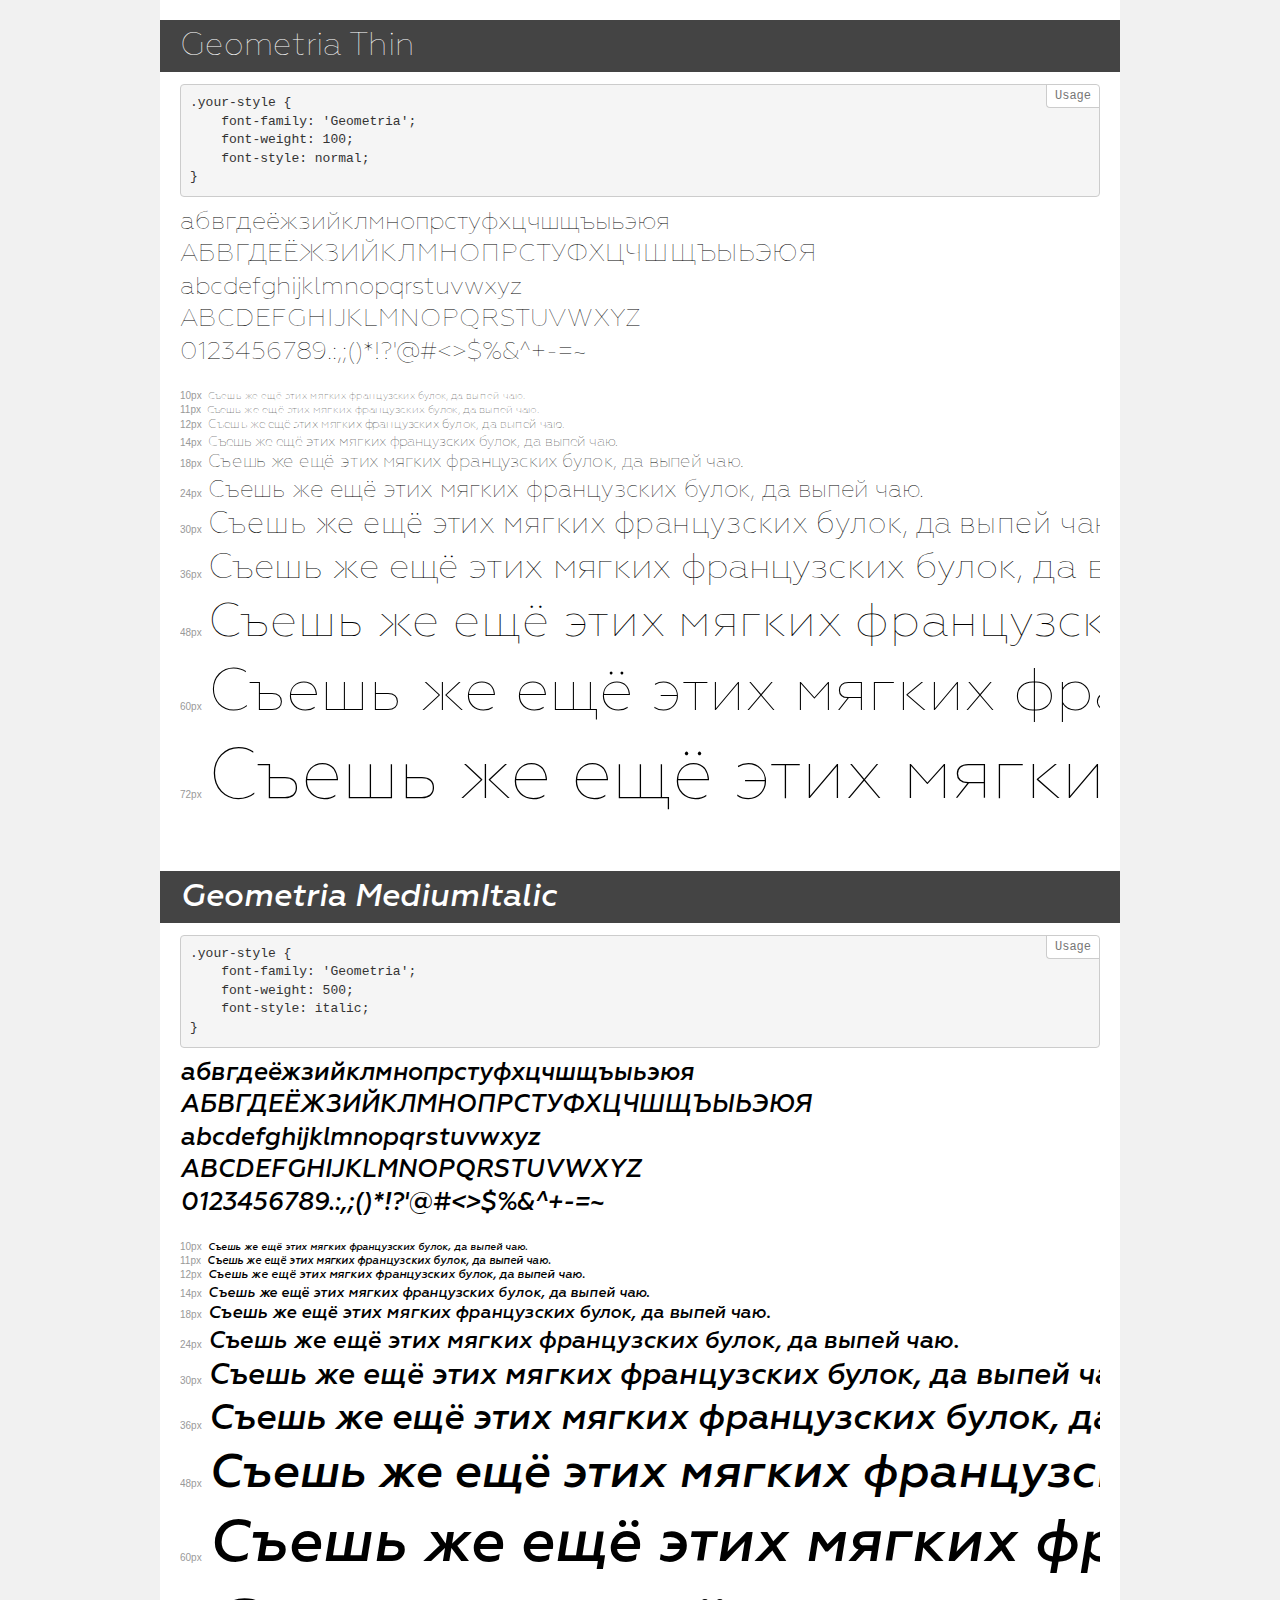
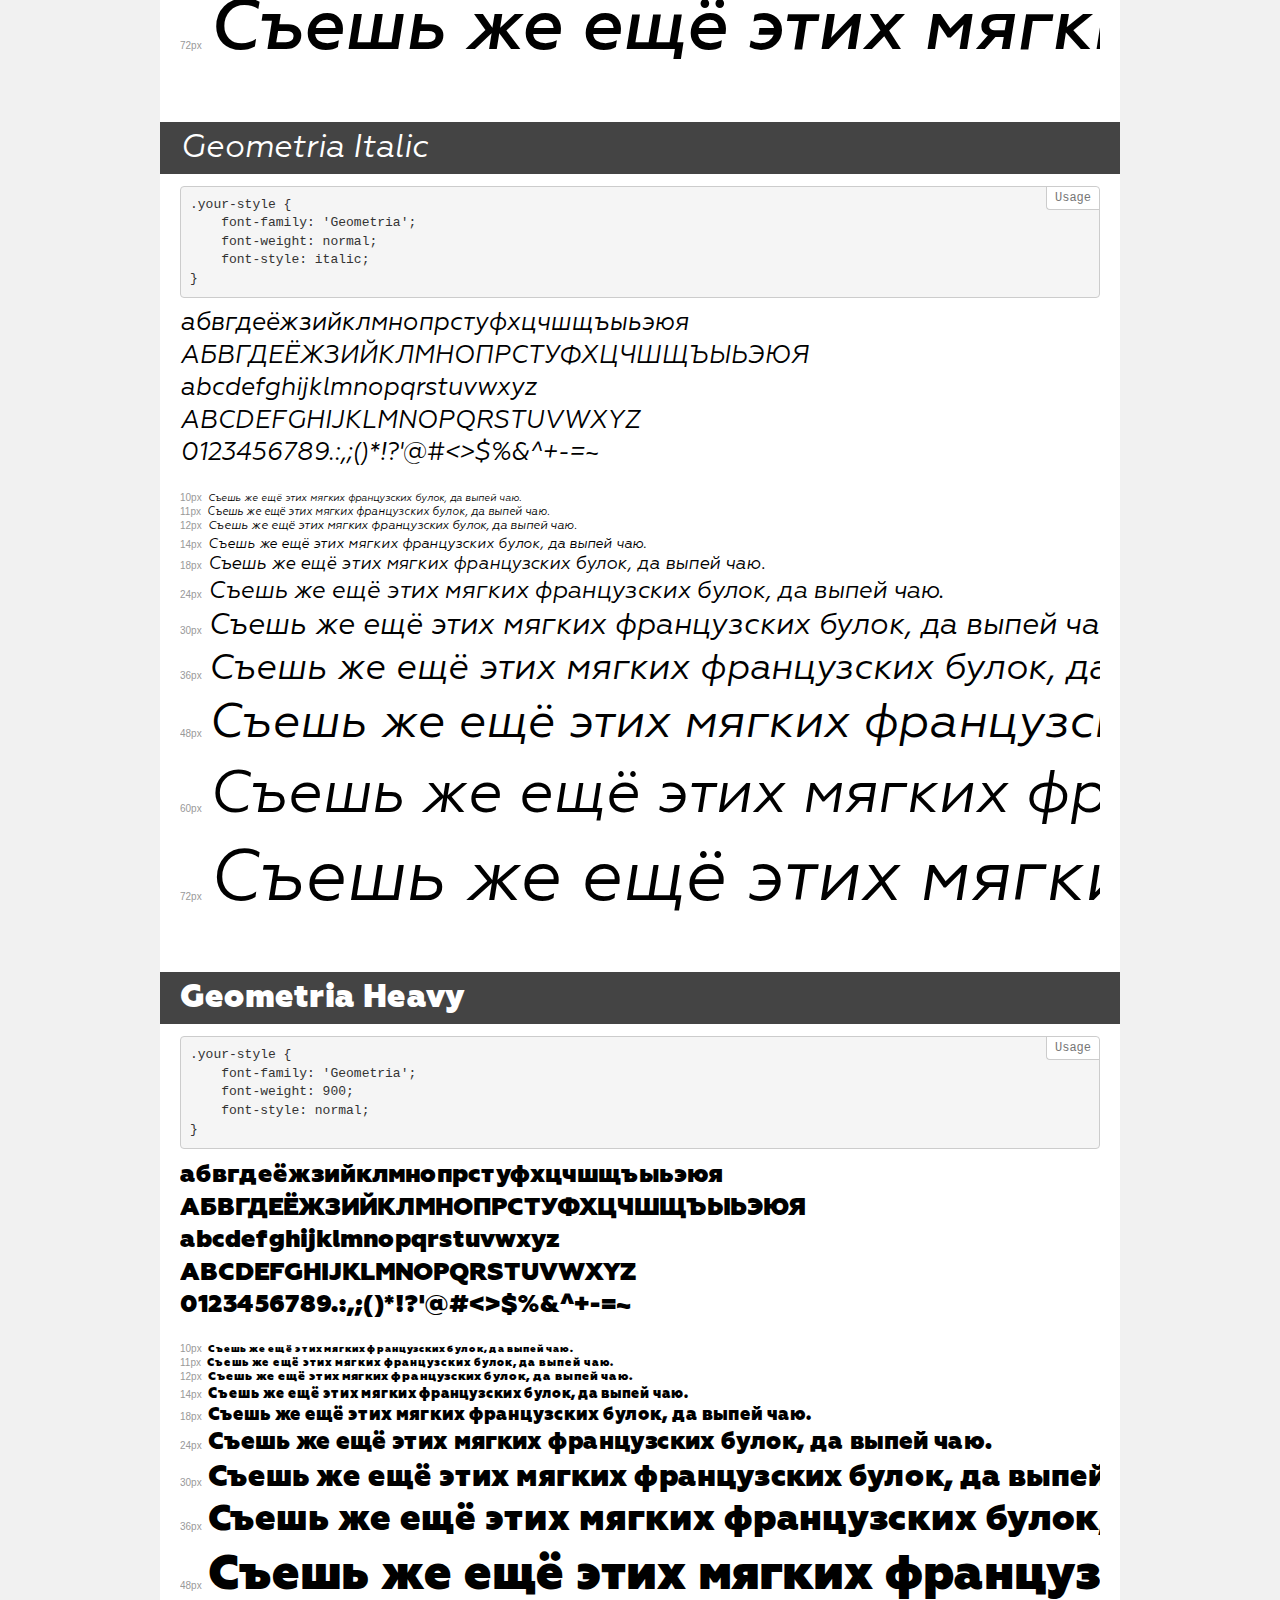
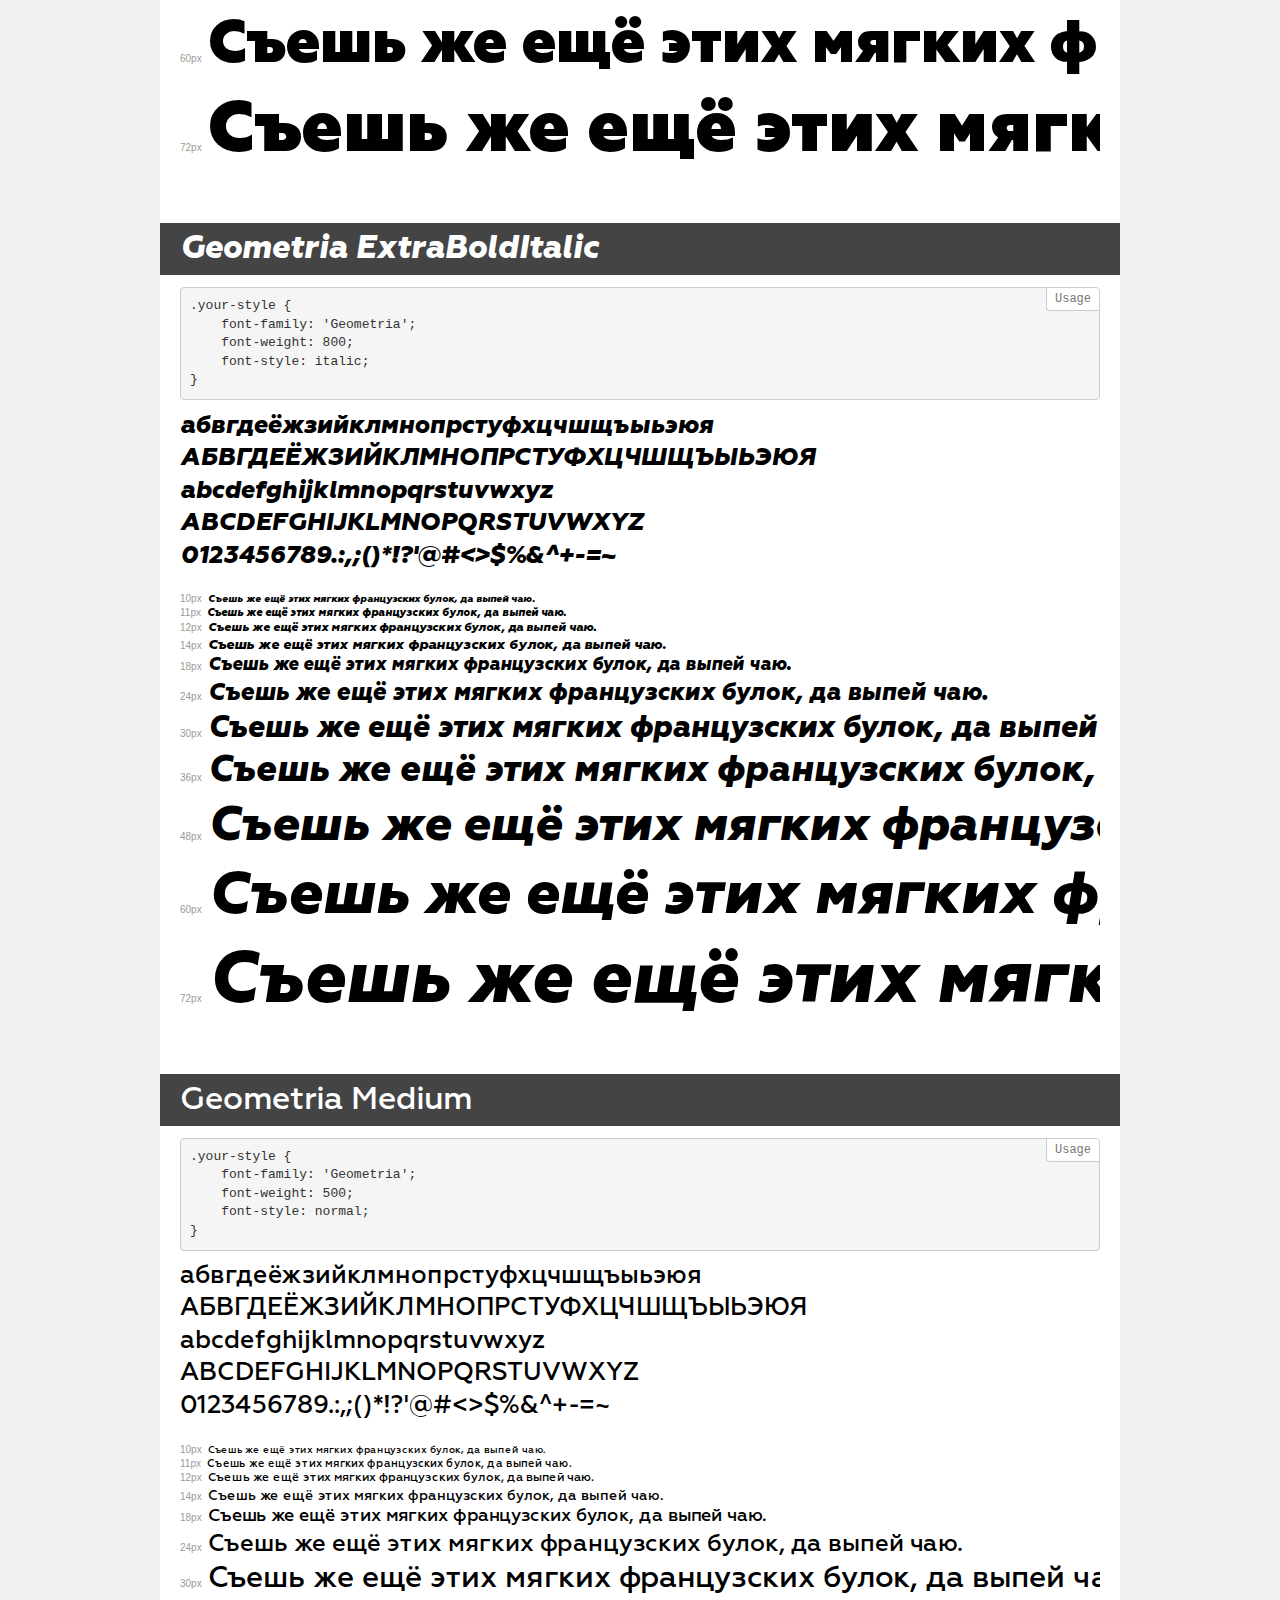
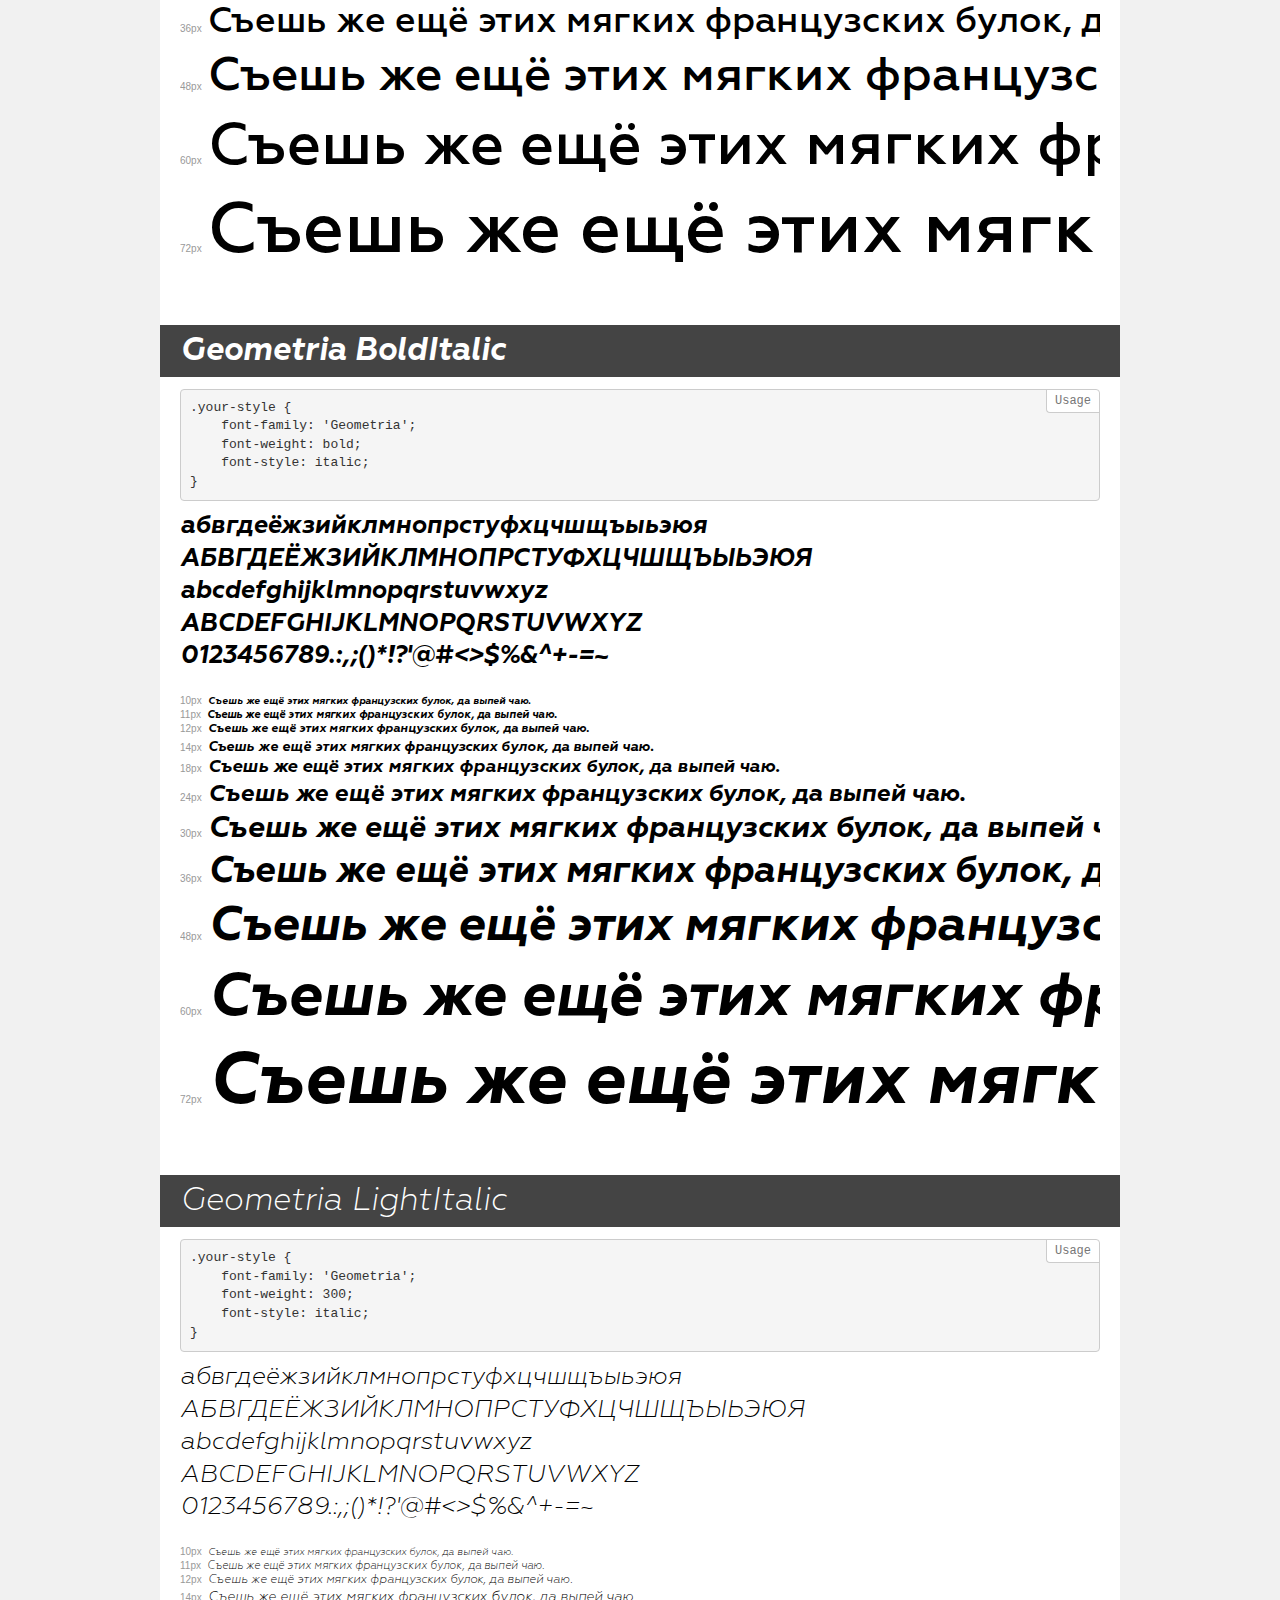
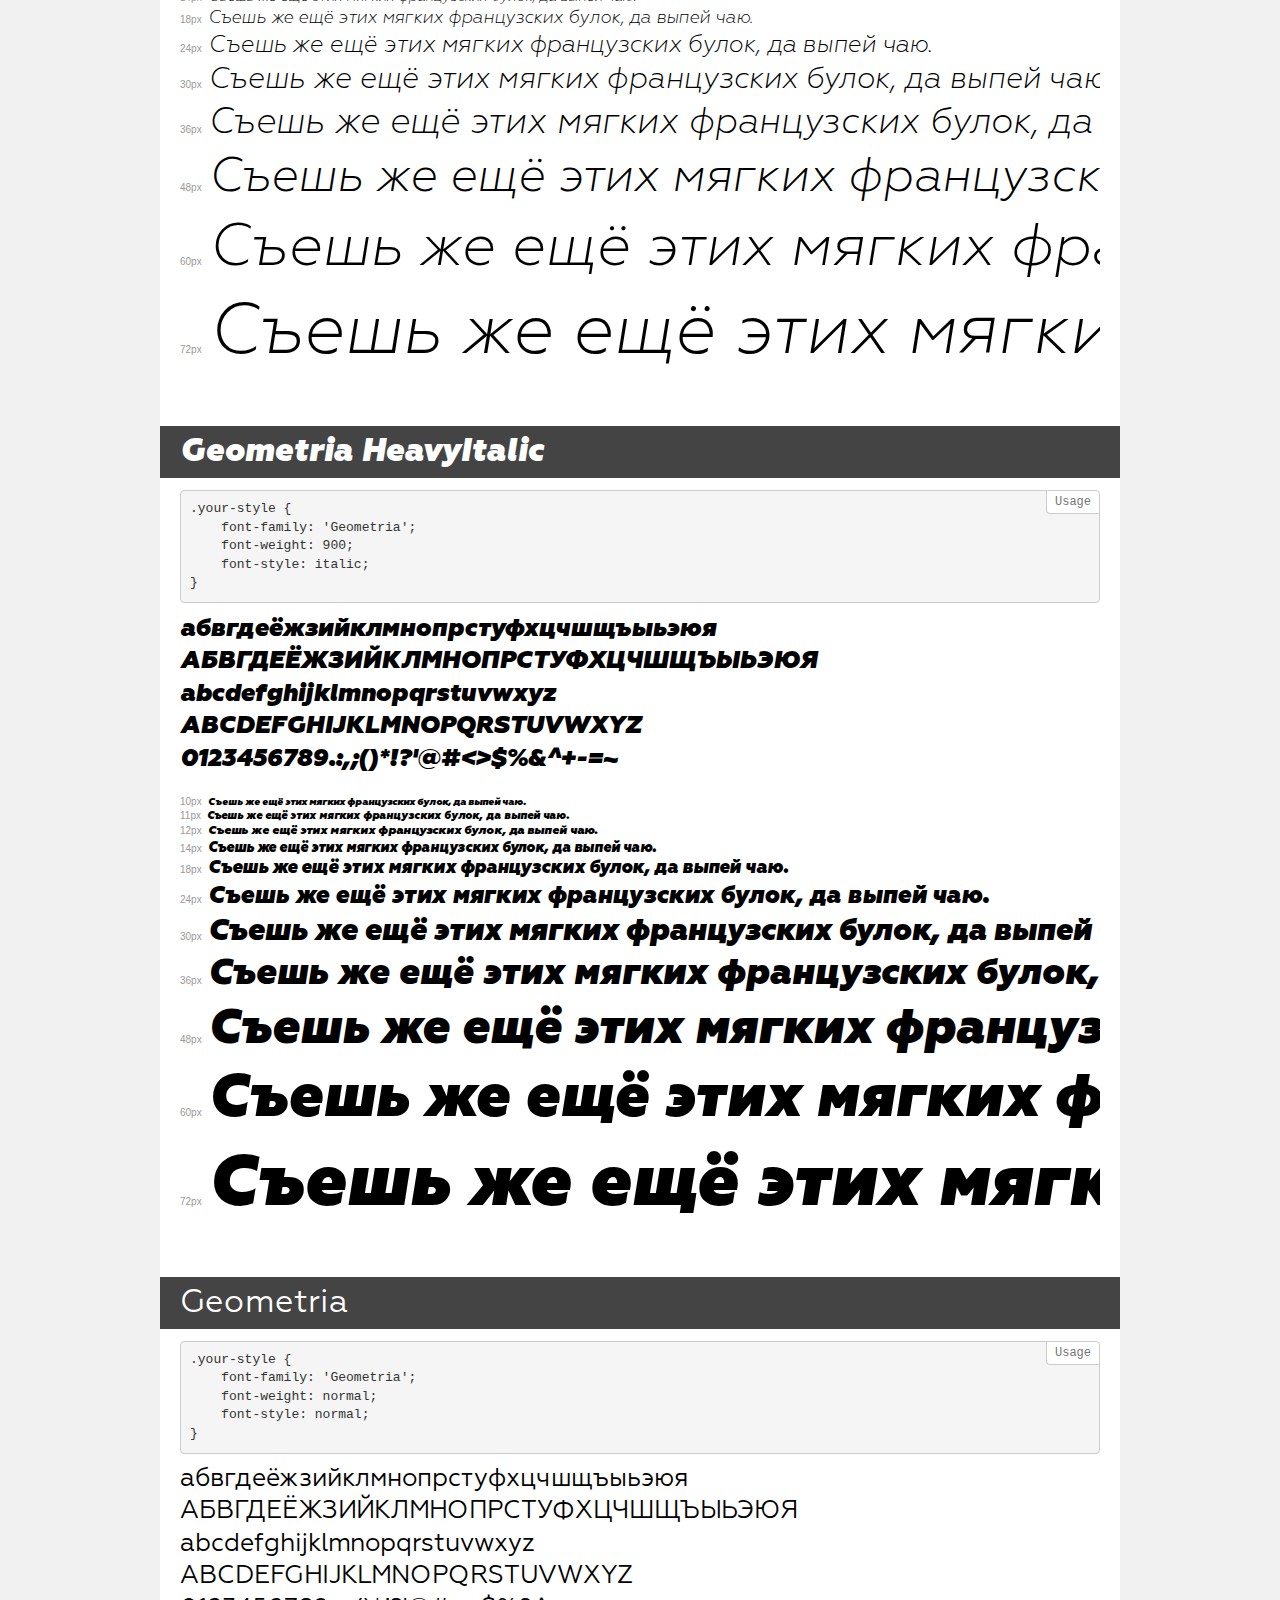
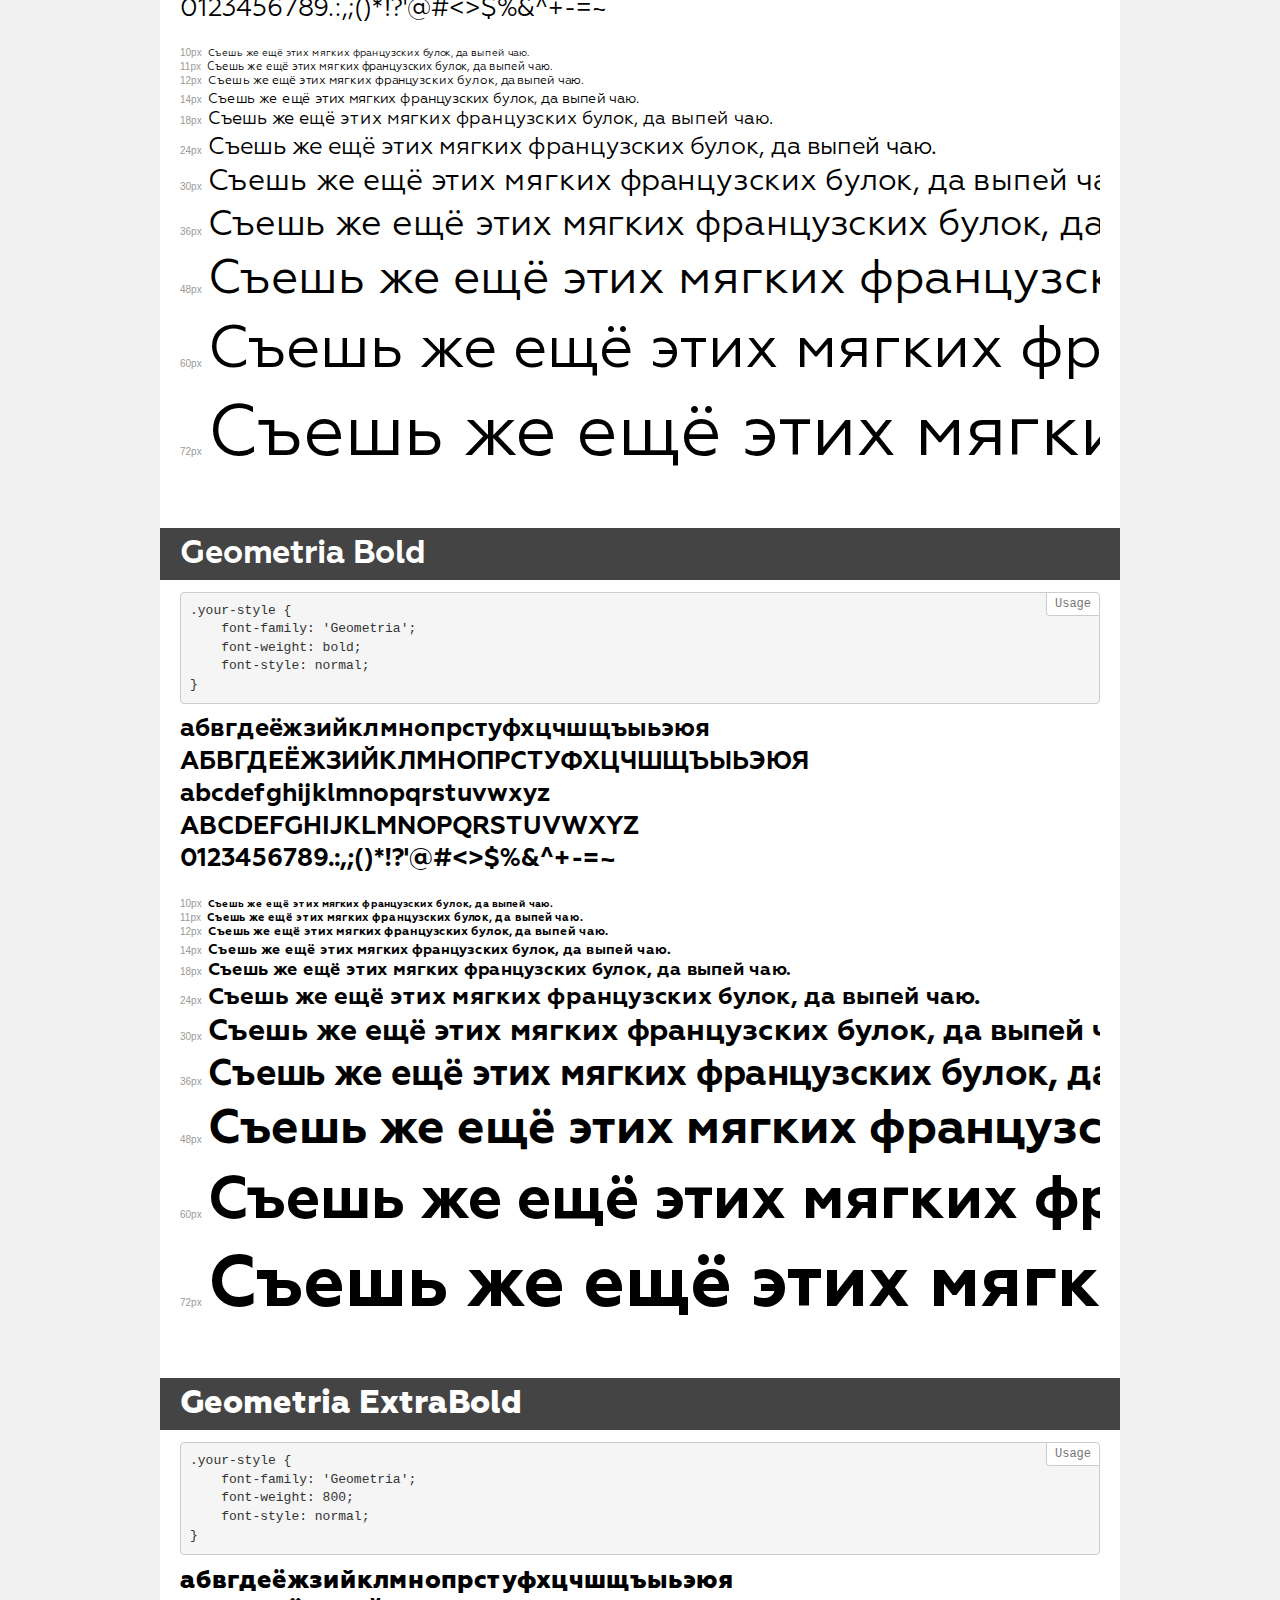
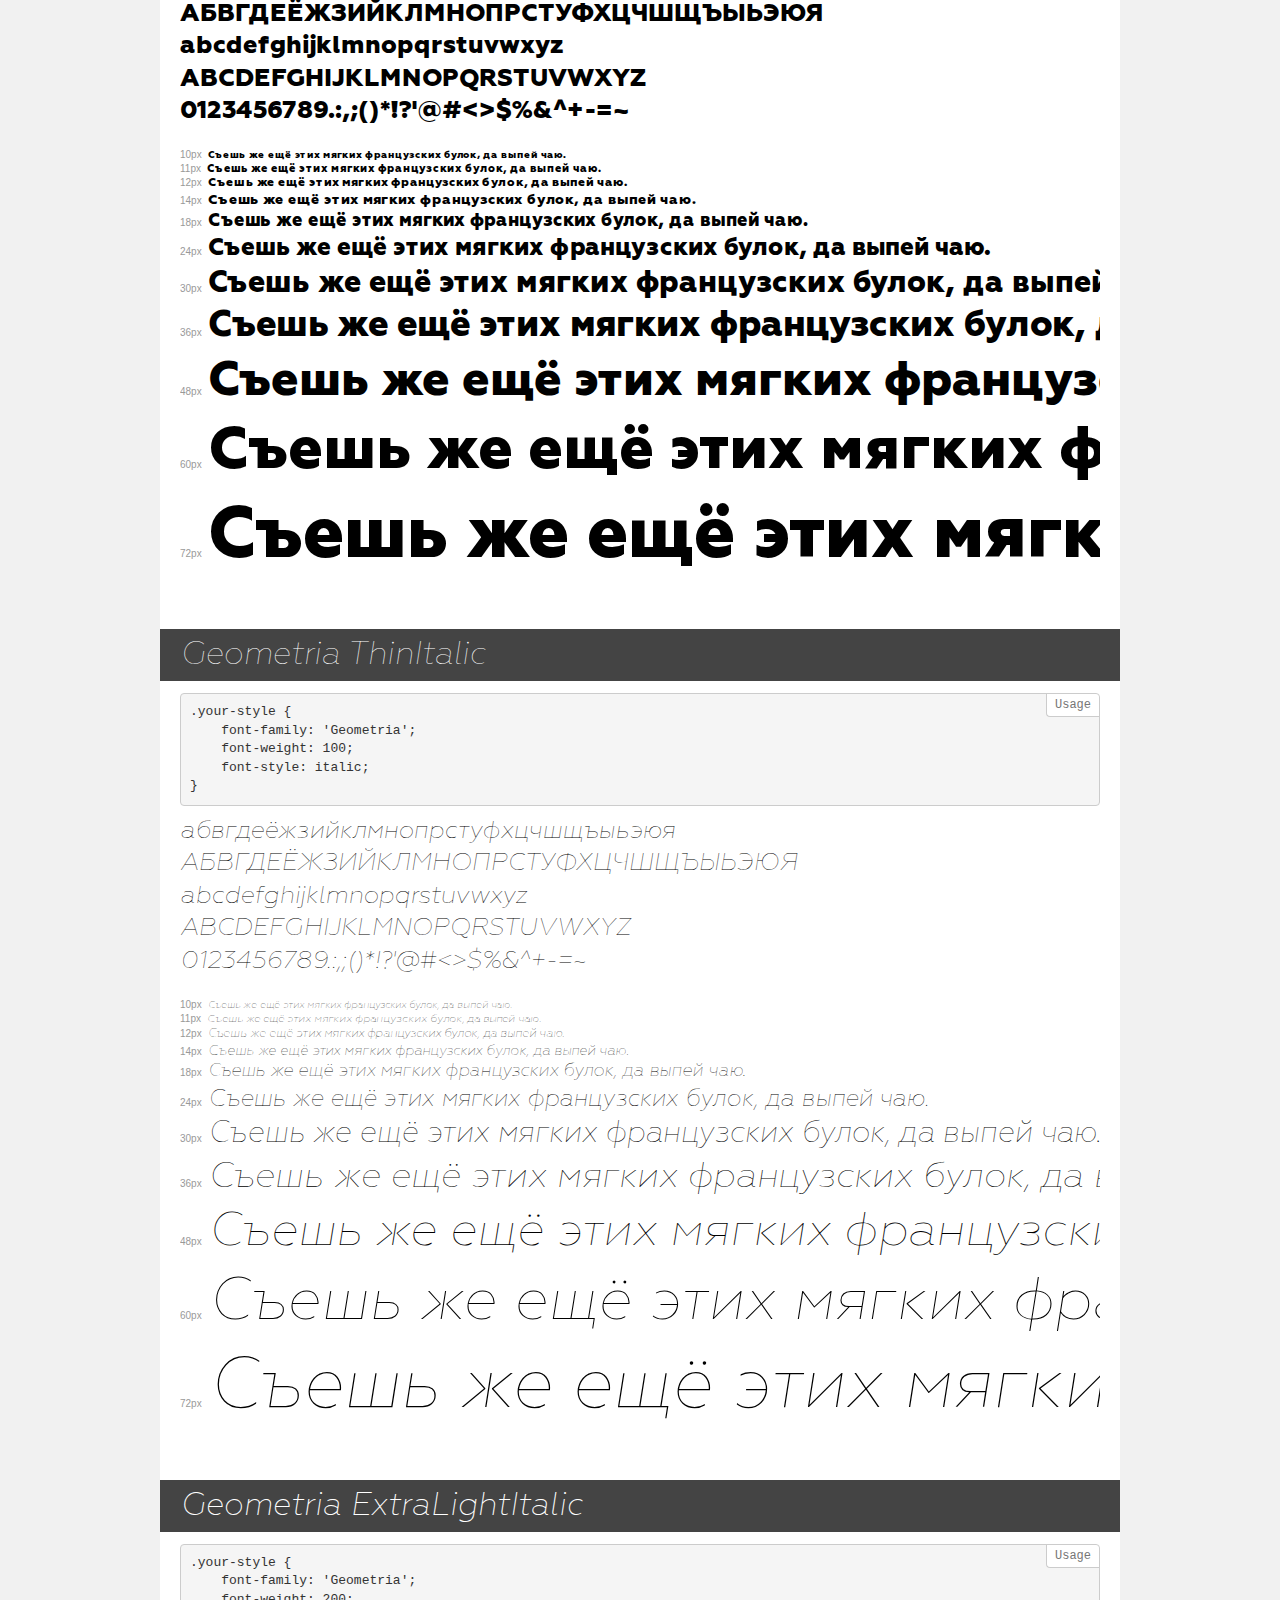
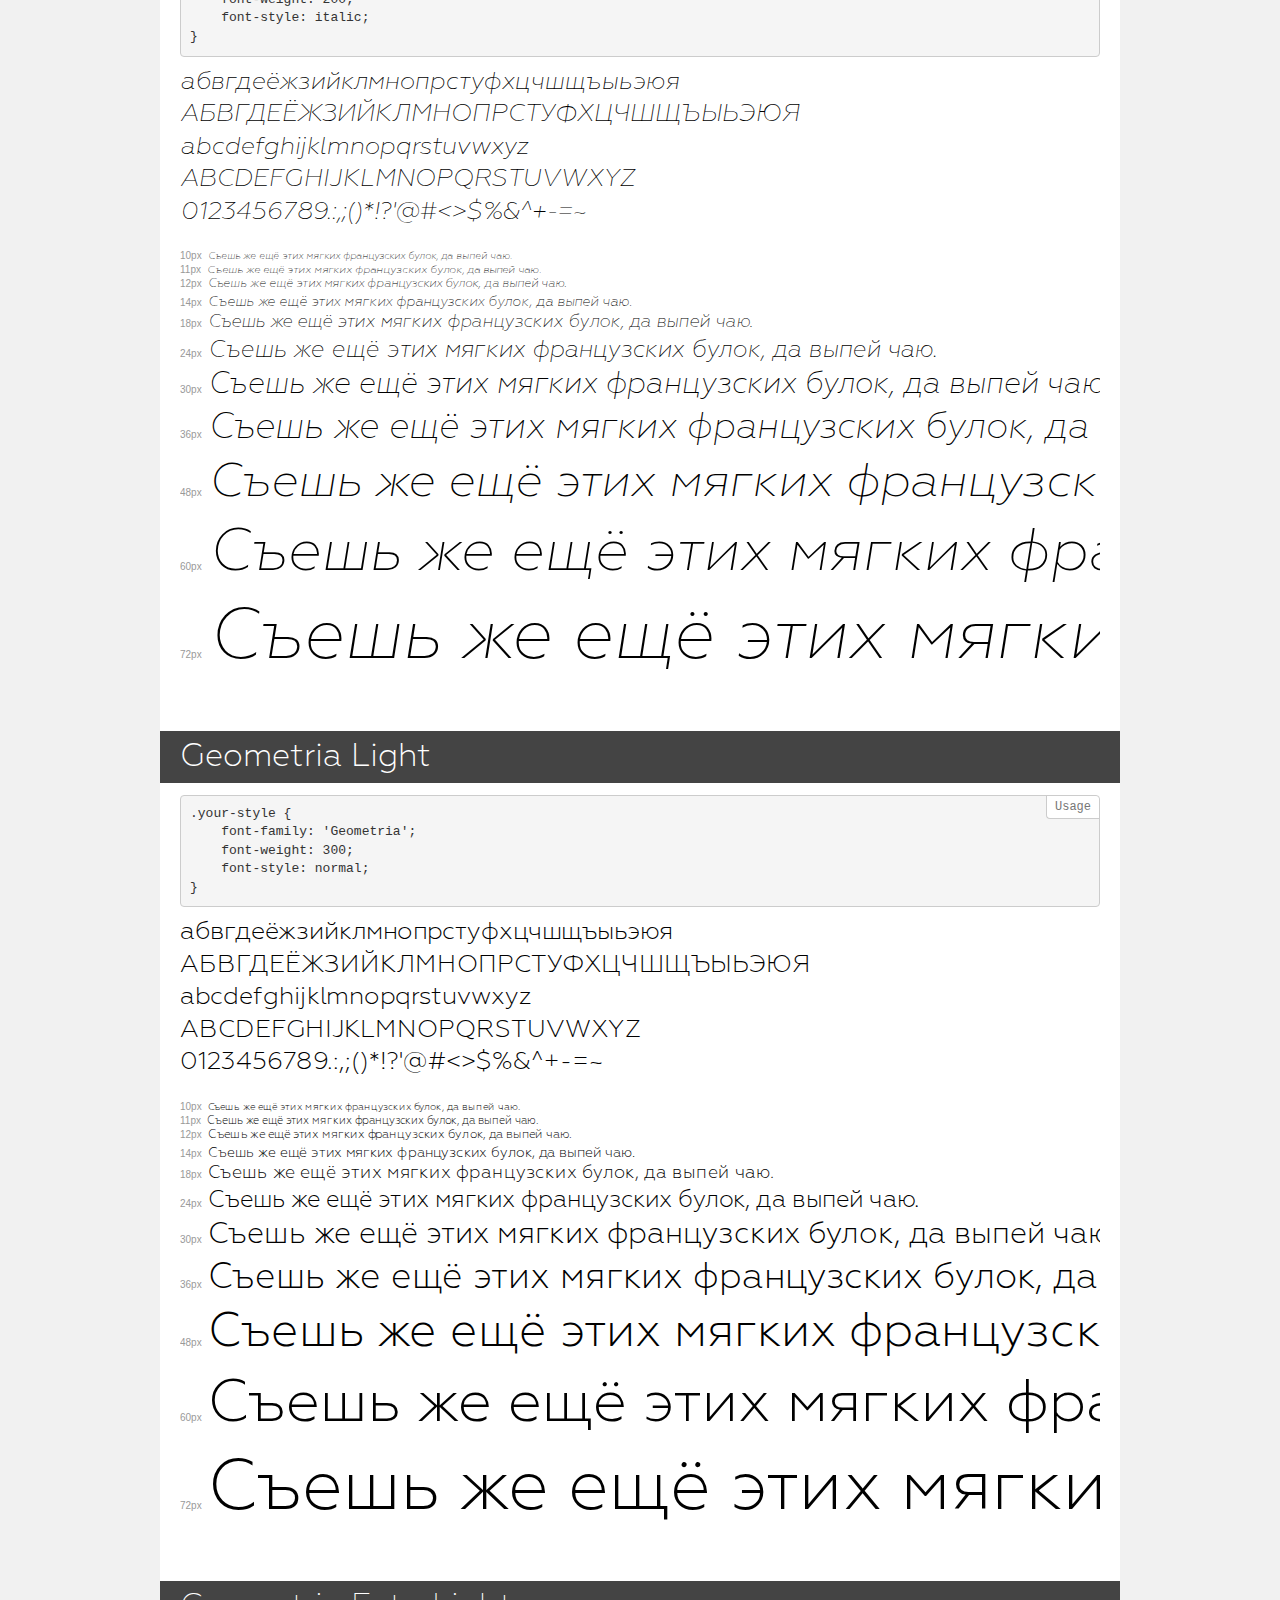
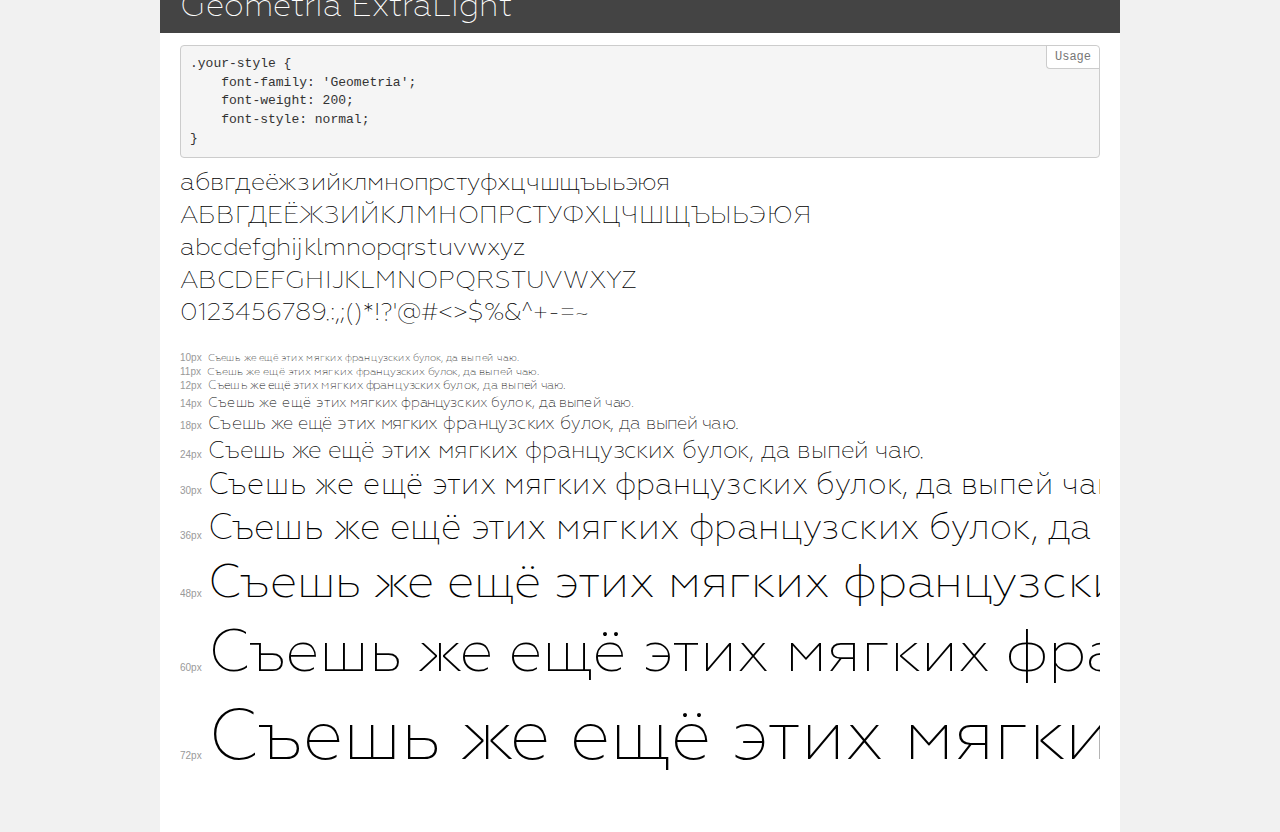
<file: fonts/Geometria/demo.html>
<!DOCTYPE html>
<html>
<head>
	<meta charset="utf-8">
	<meta http-equiv="X-UA-Compatible" content="IE=edge">
	<meta name="viewport" content="width=device-width, initial-scale=1">
	<meta name="robots" content="noindex, noarchive">
	<title>Transfonter demo</title>
	<link href="stylesheet.css" rel="stylesheet">
	<style>
		/*
		http://meyerweb.com/eric/tools/css/reset/
		v2.0 | 20110126
		License: none (public domain)
		*/
		html, body, div, span, applet, object, iframe,
		h1, h2, h3, h4, h5, h6, p, blockquote, pre,
		a, abbr, acronym, address, big, cite, code,
		del, dfn, em, img, ins, kbd, q, s, samp,
		small, strike, strong, sub, sup, tt, var,
		b, u, i, center,
		dl, dt, dd, ol, ul, li,
		fieldset, form, label, legend,
		table, caption, tbody, tfoot, thead, tr, th, td,
		article, aside, canvas, details, embed,
		figure, figcaption, footer, header, hgroup,
		menu, nav, output, ruby, section, summary,
		time, mark, audio, video {
			margin: 0;
			padding: 0;
			border: 0;
			font-size: 100%;
			font: inherit;
			vertical-align: baseline;
		}
		/* HTML5 display-role reset for older browsers */
		article, aside, details, figcaption, figure,
		footer, header, hgroup, menu, nav, section {
			display: block;
		}
		body {
			line-height: 1;
		}
		ol, ul {
			list-style: none;
		}
		blockquote, q {
			quotes: none;
		}
		blockquote:before, blockquote:after,
		q:before, q:after {
			content: '';
			content: none;
		}
		table {
			border-collapse: collapse;
			border-spacing: 0;
		}
		/* common styles */
		body {
			background: #f1f1f1;
			color: #000;
		}
		.page {
			background: #fff;
			width: 920px;
			margin: 0 auto;
			padding: 20px 20px 0 20px;
			overflow: hidden;
		}
		.font-container {
			overflow-x: auto;
			overflow-y: hidden;
			margin-bottom: 40px;
			line-height: 1.3;
			white-space: nowrap;
			padding-bottom: 5px;
		}
		h1 {
			position: relative;
			background: #444;
			font-size: 32px;
			color: #fff;
			padding: 10px 20px;
			margin: 0 -20px 12px -20px;
		}
		.letters {
			font-size: 25px;
			margin-bottom: 20px;
		}
		.s10:before {
			content: '10px';
		}
		.s11:before {
			content: '11px';
		}
		.s12:before {
			content: '12px';
		}
		.s14:before {
			content: '14px';
		}
		.s18:before {
			content: '18px';
		}
		.s24:before {
			content: '24px';
		}
		.s30:before {
			content: '30px';
		}
		.s36:before {
			content: '36px';
		}
		.s48:before {
			content: '48px';
		}
		.s60:before {
			content: '60px';
		}
		.s72:before {
			content: '72px';
		}
		.s10:before, .s11:before, .s12:before, .s14:before,
		.s18:before, .s24:before, .s30:before, .s36:before,
		.s48:before, .s60:before, .s72:before {
			font-family: Arial, sans-serif;
			font-size: 10px;
			font-weight: normal;
			font-style: normal;
			color: #999;
			padding-right: 6px;
		}
		pre {
			display: block;
			position: relative;
			padding: 9px;
			margin: 0 0 10px;
			font-family: Monaco, Menlo, Consolas, "Courier New", monospace !important;
			font-size: 13px;
			line-height: 1.428571429;
			color: #333;
			font-weight: normal !important;
			font-style: normal !important;
			background-color: #f5f5f5;
			border: 1px solid #ccc;
			overflow-x: auto;
			border-radius: 4px;
		}
		pre:after {
			display: block;
			position: absolute;
			right: 0;
			top: 0;
			content: 'Usage';
			line-height: 1;
			padding: 5px 8px;
			font-size: 12px;
			color: #767676;
			background-color: #fff;
			border: 1px solid #ccc;
			border-right: none;
			border-top: none;
			border-radius: 0 4px 0 4px;
			z-index: 10;
		}
		/* responsive */
		@media (max-width: 959px) {
			.page {
				width: auto;
				margin: 0;
			}
		}
	</style>
</head>
<body>
<div class="page">
	<div class="demo" style="font-family: 'Geometria'; font-weight: 100; font-style: normal;">
		<h1>Geometria Thin</h1>
		<pre>.your-style {
    font-family: 'Geometria';
    font-weight: 100;
    font-style: normal;
}</pre>
		<div class="font-container">
			<p class="letters">
				абвгдеёжзийклмнопрстуфхцчшщъыьэюя <br />
				АБВГДЕЁЖЗИЙКЛМНОПРСТУФХЦЧШЩЪЫЬЭЮЯ <br />
				abcdefghijklmnopqrstuvwxyz <br />
				ABCDEFGHIJKLMNOPQRSTUVWXYZ <br />				0123456789.:,;()*!?'@#<>$%&^+-=~
			</p>
			<p class="s10" style="font-size: 10px;">Съешь же ещё этих мягких французских булок, да выпей чаю.</p>
			<p class="s11" style="font-size: 11px;">Съешь же ещё этих мягких французских булок, да выпей чаю.</p>
			<p class="s12" style="font-size: 12px;">Съешь же ещё этих мягких французских булок, да выпей чаю.</p>
			<p class="s14" style="font-size: 14px;">Съешь же ещё этих мягких французских булок, да выпей чаю.</p>
			<p class="s18" style="font-size: 18px;">Съешь же ещё этих мягких французских булок, да выпей чаю.</p>
			<p class="s24" style="font-size: 24px;">Съешь же ещё этих мягких французских булок, да выпей чаю.</p>
			<p class="s30" style="font-size: 30px;">Съешь же ещё этих мягких французских булок, да выпей чаю.</p>
			<p class="s36" style="font-size: 36px;">Съешь же ещё этих мягких французских булок, да выпей чаю.</p>
			<p class="s48" style="font-size: 48px;">Съешь же ещё этих мягких французских булок, да выпей чаю.</p>
			<p class="s60" style="font-size: 60px;">Съешь же ещё этих мягких французских булок, да выпей чаю.</p>
			<p class="s72" style="font-size: 72px;">Съешь же ещё этих мягких французских булок, да выпей чаю.</p>
		</div>
	</div>
	<div class="demo" style="font-family: 'Geometria'; font-weight: 500; font-style: italic;">
		<h1>Geometria MediumItalic</h1>
		<pre>.your-style {
    font-family: 'Geometria';
    font-weight: 500;
    font-style: italic;
}</pre>
		<div class="font-container">
			<p class="letters">
				абвгдеёжзийклмнопрстуфхцчшщъыьэюя <br />
				АБВГДЕЁЖЗИЙКЛМНОПРСТУФХЦЧШЩЪЫЬЭЮЯ <br />
				abcdefghijklmnopqrstuvwxyz <br />
				ABCDEFGHIJKLMNOPQRSTUVWXYZ <br />				0123456789.:,;()*!?'@#<>$%&^+-=~
			</p>
			<p class="s10" style="font-size: 10px;">Съешь же ещё этих мягких французских булок, да выпей чаю.</p>
			<p class="s11" style="font-size: 11px;">Съешь же ещё этих мягких французских булок, да выпей чаю.</p>
			<p class="s12" style="font-size: 12px;">Съешь же ещё этих мягких французских булок, да выпей чаю.</p>
			<p class="s14" style="font-size: 14px;">Съешь же ещё этих мягких французских булок, да выпей чаю.</p>
			<p class="s18" style="font-size: 18px;">Съешь же ещё этих мягких французских булок, да выпей чаю.</p>
			<p class="s24" style="font-size: 24px;">Съешь же ещё этих мягких французских булок, да выпей чаю.</p>
			<p class="s30" style="font-size: 30px;">Съешь же ещё этих мягких французских булок, да выпей чаю.</p>
			<p class="s36" style="font-size: 36px;">Съешь же ещё этих мягких французских булок, да выпей чаю.</p>
			<p class="s48" style="font-size: 48px;">Съешь же ещё этих мягких французских булок, да выпей чаю.</p>
			<p class="s60" style="font-size: 60px;">Съешь же ещё этих мягких французских булок, да выпей чаю.</p>
			<p class="s72" style="font-size: 72px;">Съешь же ещё этих мягких французских булок, да выпей чаю.</p>
		</div>
	</div>
	<div class="demo" style="font-family: 'Geometria'; font-weight: normal; font-style: italic;">
		<h1>Geometria Italic</h1>
		<pre>.your-style {
    font-family: 'Geometria';
    font-weight: normal;
    font-style: italic;
}</pre>
		<div class="font-container">
			<p class="letters">
				абвгдеёжзийклмнопрстуфхцчшщъыьэюя <br />
				АБВГДЕЁЖЗИЙКЛМНОПРСТУФХЦЧШЩЪЫЬЭЮЯ <br />
				abcdefghijklmnopqrstuvwxyz <br />
				ABCDEFGHIJKLMNOPQRSTUVWXYZ <br />				0123456789.:,;()*!?'@#<>$%&^+-=~
			</p>
			<p class="s10" style="font-size: 10px;">Съешь же ещё этих мягких французских булок, да выпей чаю.</p>
			<p class="s11" style="font-size: 11px;">Съешь же ещё этих мягких французских булок, да выпей чаю.</p>
			<p class="s12" style="font-size: 12px;">Съешь же ещё этих мягких французских булок, да выпей чаю.</p>
			<p class="s14" style="font-size: 14px;">Съешь же ещё этих мягких французских булок, да выпей чаю.</p>
			<p class="s18" style="font-size: 18px;">Съешь же ещё этих мягких французских булок, да выпей чаю.</p>
			<p class="s24" style="font-size: 24px;">Съешь же ещё этих мягких французских булок, да выпей чаю.</p>
			<p class="s30" style="font-size: 30px;">Съешь же ещё этих мягких французских булок, да выпей чаю.</p>
			<p class="s36" style="font-size: 36px;">Съешь же ещё этих мягких французских булок, да выпей чаю.</p>
			<p class="s48" style="font-size: 48px;">Съешь же ещё этих мягких французских булок, да выпей чаю.</p>
			<p class="s60" style="font-size: 60px;">Съешь же ещё этих мягких французских булок, да выпей чаю.</p>
			<p class="s72" style="font-size: 72px;">Съешь же ещё этих мягких французских булок, да выпей чаю.</p>
		</div>
	</div>
	<div class="demo" style="font-family: 'Geometria'; font-weight: 900; font-style: normal;">
		<h1>Geometria Heavy</h1>
		<pre>.your-style {
    font-family: 'Geometria';
    font-weight: 900;
    font-style: normal;
}</pre>
		<div class="font-container">
			<p class="letters">
				абвгдеёжзийклмнопрстуфхцчшщъыьэюя <br />
				АБВГДЕЁЖЗИЙКЛМНОПРСТУФХЦЧШЩЪЫЬЭЮЯ <br />
				abcdefghijklmnopqrstuvwxyz <br />
				ABCDEFGHIJKLMNOPQRSTUVWXYZ <br />				0123456789.:,;()*!?'@#<>$%&^+-=~
			</p>
			<p class="s10" style="font-size: 10px;">Съешь же ещё этих мягких французских булок, да выпей чаю.</p>
			<p class="s11" style="font-size: 11px;">Съешь же ещё этих мягких французских булок, да выпей чаю.</p>
			<p class="s12" style="font-size: 12px;">Съешь же ещё этих мягких французских булок, да выпей чаю.</p>
			<p class="s14" style="font-size: 14px;">Съешь же ещё этих мягких французских булок, да выпей чаю.</p>
			<p class="s18" style="font-size: 18px;">Съешь же ещё этих мягких французских булок, да выпей чаю.</p>
			<p class="s24" style="font-size: 24px;">Съешь же ещё этих мягких французских булок, да выпей чаю.</p>
			<p class="s30" style="font-size: 30px;">Съешь же ещё этих мягких французских булок, да выпей чаю.</p>
			<p class="s36" style="font-size: 36px;">Съешь же ещё этих мягких французских булок, да выпей чаю.</p>
			<p class="s48" style="font-size: 48px;">Съешь же ещё этих мягких французских булок, да выпей чаю.</p>
			<p class="s60" style="font-size: 60px;">Съешь же ещё этих мягких французских булок, да выпей чаю.</p>
			<p class="s72" style="font-size: 72px;">Съешь же ещё этих мягких французских булок, да выпей чаю.</p>
		</div>
	</div>
	<div class="demo" style="font-family: 'Geometria'; font-weight: 800; font-style: italic;">
		<h1>Geometria ExtraBoldItalic</h1>
		<pre>.your-style {
    font-family: 'Geometria';
    font-weight: 800;
    font-style: italic;
}</pre>
		<div class="font-container">
			<p class="letters">
				абвгдеёжзийклмнопрстуфхцчшщъыьэюя <br />
				АБВГДЕЁЖЗИЙКЛМНОПРСТУФХЦЧШЩЪЫЬЭЮЯ <br />
				abcdefghijklmnopqrstuvwxyz <br />
				ABCDEFGHIJKLMNOPQRSTUVWXYZ <br />				0123456789.:,;()*!?'@#<>$%&^+-=~
			</p>
			<p class="s10" style="font-size: 10px;">Съешь же ещё этих мягких французских булок, да выпей чаю.</p>
			<p class="s11" style="font-size: 11px;">Съешь же ещё этих мягких французских булок, да выпей чаю.</p>
			<p class="s12" style="font-size: 12px;">Съешь же ещё этих мягких французских булок, да выпей чаю.</p>
			<p class="s14" style="font-size: 14px;">Съешь же ещё этих мягких французских булок, да выпей чаю.</p>
			<p class="s18" style="font-size: 18px;">Съешь же ещё этих мягких французских булок, да выпей чаю.</p>
			<p class="s24" style="font-size: 24px;">Съешь же ещё этих мягких французских булок, да выпей чаю.</p>
			<p class="s30" style="font-size: 30px;">Съешь же ещё этих мягких французских булок, да выпей чаю.</p>
			<p class="s36" style="font-size: 36px;">Съешь же ещё этих мягких французских булок, да выпей чаю.</p>
			<p class="s48" style="font-size: 48px;">Съешь же ещё этих мягких французских булок, да выпей чаю.</p>
			<p class="s60" style="font-size: 60px;">Съешь же ещё этих мягких французских булок, да выпей чаю.</p>
			<p class="s72" style="font-size: 72px;">Съешь же ещё этих мягких французских булок, да выпей чаю.</p>
		</div>
	</div>
	<div class="demo" style="font-family: 'Geometria'; font-weight: 500; font-style: normal;">
		<h1>Geometria Medium</h1>
		<pre>.your-style {
    font-family: 'Geometria';
    font-weight: 500;
    font-style: normal;
}</pre>
		<div class="font-container">
			<p class="letters">
				абвгдеёжзийклмнопрстуфхцчшщъыьэюя <br />
				АБВГДЕЁЖЗИЙКЛМНОПРСТУФХЦЧШЩЪЫЬЭЮЯ <br />
				abcdefghijklmnopqrstuvwxyz <br />
				ABCDEFGHIJKLMNOPQRSTUVWXYZ <br />				0123456789.:,;()*!?'@#<>$%&^+-=~
			</p>
			<p class="s10" style="font-size: 10px;">Съешь же ещё этих мягких французских булок, да выпей чаю.</p>
			<p class="s11" style="font-size: 11px;">Съешь же ещё этих мягких французских булок, да выпей чаю.</p>
			<p class="s12" style="font-size: 12px;">Съешь же ещё этих мягких французских булок, да выпей чаю.</p>
			<p class="s14" style="font-size: 14px;">Съешь же ещё этих мягких французских булок, да выпей чаю.</p>
			<p class="s18" style="font-size: 18px;">Съешь же ещё этих мягких французских булок, да выпей чаю.</p>
			<p class="s24" style="font-size: 24px;">Съешь же ещё этих мягких французских булок, да выпей чаю.</p>
			<p class="s30" style="font-size: 30px;">Съешь же ещё этих мягких французских булок, да выпей чаю.</p>
			<p class="s36" style="font-size: 36px;">Съешь же ещё этих мягких французских булок, да выпей чаю.</p>
			<p class="s48" style="font-size: 48px;">Съешь же ещё этих мягких французских булок, да выпей чаю.</p>
			<p class="s60" style="font-size: 60px;">Съешь же ещё этих мягких французских булок, да выпей чаю.</p>
			<p class="s72" style="font-size: 72px;">Съешь же ещё этих мягких французских булок, да выпей чаю.</p>
		</div>
	</div>
	<div class="demo" style="font-family: 'Geometria'; font-weight: bold; font-style: italic;">
		<h1>Geometria BoldItalic</h1>
		<pre>.your-style {
    font-family: 'Geometria';
    font-weight: bold;
    font-style: italic;
}</pre>
		<div class="font-container">
			<p class="letters">
				абвгдеёжзийклмнопрстуфхцчшщъыьэюя <br />
				АБВГДЕЁЖЗИЙКЛМНОПРСТУФХЦЧШЩЪЫЬЭЮЯ <br />
				abcdefghijklmnopqrstuvwxyz <br />
				ABCDEFGHIJKLMNOPQRSTUVWXYZ <br />				0123456789.:,;()*!?'@#<>$%&^+-=~
			</p>
			<p class="s10" style="font-size: 10px;">Съешь же ещё этих мягких французских булок, да выпей чаю.</p>
			<p class="s11" style="font-size: 11px;">Съешь же ещё этих мягких французских булок, да выпей чаю.</p>
			<p class="s12" style="font-size: 12px;">Съешь же ещё этих мягких французских булок, да выпей чаю.</p>
			<p class="s14" style="font-size: 14px;">Съешь же ещё этих мягких французских булок, да выпей чаю.</p>
			<p class="s18" style="font-size: 18px;">Съешь же ещё этих мягких французских булок, да выпей чаю.</p>
			<p class="s24" style="font-size: 24px;">Съешь же ещё этих мягких французских булок, да выпей чаю.</p>
			<p class="s30" style="font-size: 30px;">Съешь же ещё этих мягких французских булок, да выпей чаю.</p>
			<p class="s36" style="font-size: 36px;">Съешь же ещё этих мягких французских булок, да выпей чаю.</p>
			<p class="s48" style="font-size: 48px;">Съешь же ещё этих мягких французских булок, да выпей чаю.</p>
			<p class="s60" style="font-size: 60px;">Съешь же ещё этих мягких французских булок, да выпей чаю.</p>
			<p class="s72" style="font-size: 72px;">Съешь же ещё этих мягких французских булок, да выпей чаю.</p>
		</div>
	</div>
	<div class="demo" style="font-family: 'Geometria'; font-weight: 300; font-style: italic;">
		<h1>Geometria LightItalic</h1>
		<pre>.your-style {
    font-family: 'Geometria';
    font-weight: 300;
    font-style: italic;
}</pre>
		<div class="font-container">
			<p class="letters">
				абвгдеёжзийклмнопрстуфхцчшщъыьэюя <br />
				АБВГДЕЁЖЗИЙКЛМНОПРСТУФХЦЧШЩЪЫЬЭЮЯ <br />
				abcdefghijklmnopqrstuvwxyz <br />
				ABCDEFGHIJKLMNOPQRSTUVWXYZ <br />				0123456789.:,;()*!?'@#<>$%&^+-=~
			</p>
			<p class="s10" style="font-size: 10px;">Съешь же ещё этих мягких французских булок, да выпей чаю.</p>
			<p class="s11" style="font-size: 11px;">Съешь же ещё этих мягких французских булок, да выпей чаю.</p>
			<p class="s12" style="font-size: 12px;">Съешь же ещё этих мягких французских булок, да выпей чаю.</p>
			<p class="s14" style="font-size: 14px;">Съешь же ещё этих мягких французских булок, да выпей чаю.</p>
			<p class="s18" style="font-size: 18px;">Съешь же ещё этих мягких французских булок, да выпей чаю.</p>
			<p class="s24" style="font-size: 24px;">Съешь же ещё этих мягких французских булок, да выпей чаю.</p>
			<p class="s30" style="font-size: 30px;">Съешь же ещё этих мягких французских булок, да выпей чаю.</p>
			<p class="s36" style="font-size: 36px;">Съешь же ещё этих мягких французских булок, да выпей чаю.</p>
			<p class="s48" style="font-size: 48px;">Съешь же ещё этих мягких французских булок, да выпей чаю.</p>
			<p class="s60" style="font-size: 60px;">Съешь же ещё этих мягких французских булок, да выпей чаю.</p>
			<p class="s72" style="font-size: 72px;">Съешь же ещё этих мягких французских булок, да выпей чаю.</p>
		</div>
	</div>
	<div class="demo" style="font-family: 'Geometria'; font-weight: 900; font-style: italic;">
		<h1>Geometria HeavyItalic</h1>
		<pre>.your-style {
    font-family: 'Geometria';
    font-weight: 900;
    font-style: italic;
}</pre>
		<div class="font-container">
			<p class="letters">
				абвгдеёжзийклмнопрстуфхцчшщъыьэюя <br />
				АБВГДЕЁЖЗИЙКЛМНОПРСТУФХЦЧШЩЪЫЬЭЮЯ <br />
				abcdefghijklmnopqrstuvwxyz <br />
				ABCDEFGHIJKLMNOPQRSTUVWXYZ <br />				0123456789.:,;()*!?'@#<>$%&^+-=~
			</p>
			<p class="s10" style="font-size: 10px;">Съешь же ещё этих мягких французских булок, да выпей чаю.</p>
			<p class="s11" style="font-size: 11px;">Съешь же ещё этих мягких французских булок, да выпей чаю.</p>
			<p class="s12" style="font-size: 12px;">Съешь же ещё этих мягких французских булок, да выпей чаю.</p>
			<p class="s14" style="font-size: 14px;">Съешь же ещё этих мягких французских булок, да выпей чаю.</p>
			<p class="s18" style="font-size: 18px;">Съешь же ещё этих мягких французских булок, да выпей чаю.</p>
			<p class="s24" style="font-size: 24px;">Съешь же ещё этих мягких французских булок, да выпей чаю.</p>
			<p class="s30" style="font-size: 30px;">Съешь же ещё этих мягких французских булок, да выпей чаю.</p>
			<p class="s36" style="font-size: 36px;">Съешь же ещё этих мягких французских булок, да выпей чаю.</p>
			<p class="s48" style="font-size: 48px;">Съешь же ещё этих мягких французских булок, да выпей чаю.</p>
			<p class="s60" style="font-size: 60px;">Съешь же ещё этих мягких французских булок, да выпей чаю.</p>
			<p class="s72" style="font-size: 72px;">Съешь же ещё этих мягких французских булок, да выпей чаю.</p>
		</div>
	</div>
	<div class="demo" style="font-family: 'Geometria'; font-weight: normal; font-style: normal;">
		<h1>Geometria</h1>
		<pre>.your-style {
    font-family: 'Geometria';
    font-weight: normal;
    font-style: normal;
}</pre>
		<div class="font-container">
			<p class="letters">
				абвгдеёжзийклмнопрстуфхцчшщъыьэюя <br />
				АБВГДЕЁЖЗИЙКЛМНОПРСТУФХЦЧШЩЪЫЬЭЮЯ <br />
				abcdefghijklmnopqrstuvwxyz <br />
				ABCDEFGHIJKLMNOPQRSTUVWXYZ <br />				0123456789.:,;()*!?'@#<>$%&^+-=~
			</p>
			<p class="s10" style="font-size: 10px;">Съешь же ещё этих мягких французских булок, да выпей чаю.</p>
			<p class="s11" style="font-size: 11px;">Съешь же ещё этих мягких французских булок, да выпей чаю.</p>
			<p class="s12" style="font-size: 12px;">Съешь же ещё этих мягких французских булок, да выпей чаю.</p>
			<p class="s14" style="font-size: 14px;">Съешь же ещё этих мягких французских булок, да выпей чаю.</p>
			<p class="s18" style="font-size: 18px;">Съешь же ещё этих мягких французских булок, да выпей чаю.</p>
			<p class="s24" style="font-size: 24px;">Съешь же ещё этих мягких французских булок, да выпей чаю.</p>
			<p class="s30" style="font-size: 30px;">Съешь же ещё этих мягких французских булок, да выпей чаю.</p>
			<p class="s36" style="font-size: 36px;">Съешь же ещё этих мягких французских булок, да выпей чаю.</p>
			<p class="s48" style="font-size: 48px;">Съешь же ещё этих мягких французских булок, да выпей чаю.</p>
			<p class="s60" style="font-size: 60px;">Съешь же ещё этих мягких французских булок, да выпей чаю.</p>
			<p class="s72" style="font-size: 72px;">Съешь же ещё этих мягких французских булок, да выпей чаю.</p>
		</div>
	</div>
	<div class="demo" style="font-family: 'Geometria'; font-weight: bold; font-style: normal;">
		<h1>Geometria Bold</h1>
		<pre>.your-style {
    font-family: 'Geometria';
    font-weight: bold;
    font-style: normal;
}</pre>
		<div class="font-container">
			<p class="letters">
				абвгдеёжзийклмнопрстуфхцчшщъыьэюя <br />
				АБВГДЕЁЖЗИЙКЛМНОПРСТУФХЦЧШЩЪЫЬЭЮЯ <br />
				abcdefghijklmnopqrstuvwxyz <br />
				ABCDEFGHIJKLMNOPQRSTUVWXYZ <br />				0123456789.:,;()*!?'@#<>$%&^+-=~
			</p>
			<p class="s10" style="font-size: 10px;">Съешь же ещё этих мягких французских булок, да выпей чаю.</p>
			<p class="s11" style="font-size: 11px;">Съешь же ещё этих мягких французских булок, да выпей чаю.</p>
			<p class="s12" style="font-size: 12px;">Съешь же ещё этих мягких французских булок, да выпей чаю.</p>
			<p class="s14" style="font-size: 14px;">Съешь же ещё этих мягких французских булок, да выпей чаю.</p>
			<p class="s18" style="font-size: 18px;">Съешь же ещё этих мягких французских булок, да выпей чаю.</p>
			<p class="s24" style="font-size: 24px;">Съешь же ещё этих мягких французских булок, да выпей чаю.</p>
			<p class="s30" style="font-size: 30px;">Съешь же ещё этих мягких французских булок, да выпей чаю.</p>
			<p class="s36" style="font-size: 36px;">Съешь же ещё этих мягких французских булок, да выпей чаю.</p>
			<p class="s48" style="font-size: 48px;">Съешь же ещё этих мягких французских булок, да выпей чаю.</p>
			<p class="s60" style="font-size: 60px;">Съешь же ещё этих мягких французских булок, да выпей чаю.</p>
			<p class="s72" style="font-size: 72px;">Съешь же ещё этих мягких французских булок, да выпей чаю.</p>
		</div>
	</div>
	<div class="demo" style="font-family: 'Geometria'; font-weight: 800; font-style: normal;">
		<h1>Geometria ExtraBold</h1>
		<pre>.your-style {
    font-family: 'Geometria';
    font-weight: 800;
    font-style: normal;
}</pre>
		<div class="font-container">
			<p class="letters">
				абвгдеёжзийклмнопрстуфхцчшщъыьэюя <br />
				АБВГДЕЁЖЗИЙКЛМНОПРСТУФХЦЧШЩЪЫЬЭЮЯ <br />
				abcdefghijklmnopqrstuvwxyz <br />
				ABCDEFGHIJKLMNOPQRSTUVWXYZ <br />				0123456789.:,;()*!?'@#<>$%&^+-=~
			</p>
			<p class="s10" style="font-size: 10px;">Съешь же ещё этих мягких французских булок, да выпей чаю.</p>
			<p class="s11" style="font-size: 11px;">Съешь же ещё этих мягких французских булок, да выпей чаю.</p>
			<p class="s12" style="font-size: 12px;">Съешь же ещё этих мягких французских булок, да выпей чаю.</p>
			<p class="s14" style="font-size: 14px;">Съешь же ещё этих мягких французских булок, да выпей чаю.</p>
			<p class="s18" style="font-size: 18px;">Съешь же ещё этих мягких французских булок, да выпей чаю.</p>
			<p class="s24" style="font-size: 24px;">Съешь же ещё этих мягких французских булок, да выпей чаю.</p>
			<p class="s30" style="font-size: 30px;">Съешь же ещё этих мягких французских булок, да выпей чаю.</p>
			<p class="s36" style="font-size: 36px;">Съешь же ещё этих мягких французских булок, да выпей чаю.</p>
			<p class="s48" style="font-size: 48px;">Съешь же ещё этих мягких французских булок, да выпей чаю.</p>
			<p class="s60" style="font-size: 60px;">Съешь же ещё этих мягких французских булок, да выпей чаю.</p>
			<p class="s72" style="font-size: 72px;">Съешь же ещё этих мягких французских булок, да выпей чаю.</p>
		</div>
	</div>
	<div class="demo" style="font-family: 'Geometria'; font-weight: 100; font-style: italic;">
		<h1>Geometria ThinItalic</h1>
		<pre>.your-style {
    font-family: 'Geometria';
    font-weight: 100;
    font-style: italic;
}</pre>
		<div class="font-container">
			<p class="letters">
				абвгдеёжзийклмнопрстуфхцчшщъыьэюя <br />
				АБВГДЕЁЖЗИЙКЛМНОПРСТУФХЦЧШЩЪЫЬЭЮЯ <br />
				abcdefghijklmnopqrstuvwxyz <br />
				ABCDEFGHIJKLMNOPQRSTUVWXYZ <br />				0123456789.:,;()*!?'@#<>$%&^+-=~
			</p>
			<p class="s10" style="font-size: 10px;">Съешь же ещё этих мягких французских булок, да выпей чаю.</p>
			<p class="s11" style="font-size: 11px;">Съешь же ещё этих мягких французских булок, да выпей чаю.</p>
			<p class="s12" style="font-size: 12px;">Съешь же ещё этих мягких французских булок, да выпей чаю.</p>
			<p class="s14" style="font-size: 14px;">Съешь же ещё этих мягких французских булок, да выпей чаю.</p>
			<p class="s18" style="font-size: 18px;">Съешь же ещё этих мягких французских булок, да выпей чаю.</p>
			<p class="s24" style="font-size: 24px;">Съешь же ещё этих мягких французских булок, да выпей чаю.</p>
			<p class="s30" style="font-size: 30px;">Съешь же ещё этих мягких французских булок, да выпей чаю.</p>
			<p class="s36" style="font-size: 36px;">Съешь же ещё этих мягких французских булок, да выпей чаю.</p>
			<p class="s48" style="font-size: 48px;">Съешь же ещё этих мягких французских булок, да выпей чаю.</p>
			<p class="s60" style="font-size: 60px;">Съешь же ещё этих мягких французских булок, да выпей чаю.</p>
			<p class="s72" style="font-size: 72px;">Съешь же ещё этих мягких французских булок, да выпей чаю.</p>
		</div>
	</div>
	<div class="demo" style="font-family: 'Geometria'; font-weight: 200; font-style: italic;">
		<h1>Geometria ExtraLightItalic</h1>
		<pre>.your-style {
    font-family: 'Geometria';
    font-weight: 200;
    font-style: italic;
}</pre>
		<div class="font-container">
			<p class="letters">
				абвгдеёжзийклмнопрстуфхцчшщъыьэюя <br />
				АБВГДЕЁЖЗИЙКЛМНОПРСТУФХЦЧШЩЪЫЬЭЮЯ <br />
				abcdefghijklmnopqrstuvwxyz <br />
				ABCDEFGHIJKLMNOPQRSTUVWXYZ <br />				0123456789.:,;()*!?'@#<>$%&^+-=~
			</p>
			<p class="s10" style="font-size: 10px;">Съешь же ещё этих мягких французских булок, да выпей чаю.</p>
			<p class="s11" style="font-size: 11px;">Съешь же ещё этих мягких французских булок, да выпей чаю.</p>
			<p class="s12" style="font-size: 12px;">Съешь же ещё этих мягких французских булок, да выпей чаю.</p>
			<p class="s14" style="font-size: 14px;">Съешь же ещё этих мягких французских булок, да выпей чаю.</p>
			<p class="s18" style="font-size: 18px;">Съешь же ещё этих мягких французских булок, да выпей чаю.</p>
			<p class="s24" style="font-size: 24px;">Съешь же ещё этих мягких французских булок, да выпей чаю.</p>
			<p class="s30" style="font-size: 30px;">Съешь же ещё этих мягких французских булок, да выпей чаю.</p>
			<p class="s36" style="font-size: 36px;">Съешь же ещё этих мягких французских булок, да выпей чаю.</p>
			<p class="s48" style="font-size: 48px;">Съешь же ещё этих мягких французских булок, да выпей чаю.</p>
			<p class="s60" style="font-size: 60px;">Съешь же ещё этих мягких французских булок, да выпей чаю.</p>
			<p class="s72" style="font-size: 72px;">Съешь же ещё этих мягких французских булок, да выпей чаю.</p>
		</div>
	</div>
	<div class="demo" style="font-family: 'Geometria'; font-weight: 300; font-style: normal;">
		<h1>Geometria Light</h1>
		<pre>.your-style {
    font-family: 'Geometria';
    font-weight: 300;
    font-style: normal;
}</pre>
		<div class="font-container">
			<p class="letters">
				абвгдеёжзийклмнопрстуфхцчшщъыьэюя <br />
				АБВГДЕЁЖЗИЙКЛМНОПРСТУФХЦЧШЩЪЫЬЭЮЯ <br />
				abcdefghijklmnopqrstuvwxyz <br />
				ABCDEFGHIJKLMNOPQRSTUVWXYZ <br />				0123456789.:,;()*!?'@#<>$%&^+-=~
			</p>
			<p class="s10" style="font-size: 10px;">Съешь же ещё этих мягких французских булок, да выпей чаю.</p>
			<p class="s11" style="font-size: 11px;">Съешь же ещё этих мягких французских булок, да выпей чаю.</p>
			<p class="s12" style="font-size: 12px;">Съешь же ещё этих мягких французских булок, да выпей чаю.</p>
			<p class="s14" style="font-size: 14px;">Съешь же ещё этих мягких французских булок, да выпей чаю.</p>
			<p class="s18" style="font-size: 18px;">Съешь же ещё этих мягких французских булок, да выпей чаю.</p>
			<p class="s24" style="font-size: 24px;">Съешь же ещё этих мягких французских булок, да выпей чаю.</p>
			<p class="s30" style="font-size: 30px;">Съешь же ещё этих мягких французских булок, да выпей чаю.</p>
			<p class="s36" style="font-size: 36px;">Съешь же ещё этих мягких французских булок, да выпей чаю.</p>
			<p class="s48" style="font-size: 48px;">Съешь же ещё этих мягких французских булок, да выпей чаю.</p>
			<p class="s60" style="font-size: 60px;">Съешь же ещё этих мягких французских булок, да выпей чаю.</p>
			<p class="s72" style="font-size: 72px;">Съешь же ещё этих мягких французских булок, да выпей чаю.</p>
		</div>
	</div>
	<div class="demo" style="font-family: 'Geometria'; font-weight: 200; font-style: normal;">
		<h1>Geometria ExtraLight</h1>
		<pre>.your-style {
    font-family: 'Geometria';
    font-weight: 200;
    font-style: normal;
}</pre>
		<div class="font-container">
			<p class="letters">
				абвгдеёжзийклмнопрстуфхцчшщъыьэюя <br />
				АБВГДЕЁЖЗИЙКЛМНОПРСТУФХЦЧШЩЪЫЬЭЮЯ <br />
				abcdefghijklmnopqrstuvwxyz <br />
				ABCDEFGHIJKLMNOPQRSTUVWXYZ <br />				0123456789.:,;()*!?'@#<>$%&^+-=~
			</p>
			<p class="s10" style="font-size: 10px;">Съешь же ещё этих мягких французских булок, да выпей чаю.</p>
			<p class="s11" style="font-size: 11px;">Съешь же ещё этих мягких французских булок, да выпей чаю.</p>
			<p class="s12" style="font-size: 12px;">Съешь же ещё этих мягких французских булок, да выпей чаю.</p>
			<p class="s14" style="font-size: 14px;">Съешь же ещё этих мягких французских булок, да выпей чаю.</p>
			<p class="s18" style="font-size: 18px;">Съешь же ещё этих мягких французских булок, да выпей чаю.</p>
			<p class="s24" style="font-size: 24px;">Съешь же ещё этих мягких французских булок, да выпей чаю.</p>
			<p class="s30" style="font-size: 30px;">Съешь же ещё этих мягких французских булок, да выпей чаю.</p>
			<p class="s36" style="font-size: 36px;">Съешь же ещё этих мягких французских булок, да выпей чаю.</p>
			<p class="s48" style="font-size: 48px;">Съешь же ещё этих мягких французских булок, да выпей чаю.</p>
			<p class="s60" style="font-size: 60px;">Съешь же ещё этих мягких французских булок, да выпей чаю.</p>
			<p class="s72" style="font-size: 72px;">Съешь же ещё этих мягких французских булок, да выпей чаю.</p>
		</div>
	</div>
</div>
</body>
</html>
</file>
<file: css/anim_style.css>
.header .logo{-webkit-transition:transform .5s ease-in-out;-moz-transition:transform .5s ease-in-out;-o-transition:transform .5s ease-in-out;transition:transform .5s ease-in-out}.header .logo.hide-logo{-webkit-transform:translateY(-250px);-moz-transform:translateY(-250px);-o-transform:translateY(-250px);transform:translateY(-250px)}.logo-text{margin-top:-30px;padding-bottom:20px;overflow:hidden;display:-webkit-box;display:-webkit-flex;display:-ms-flexbox;display:flex;-webkit-box-align:end;-webkit-align-items:flex-end;-ms-flex-align:end;align-items:flex-end;-webkit-box-pack:center;-webkit-justify-content:center;-ms-flex-pack:center;justify-content:center}.logo-text span{display:inline-block;position:relative;padding-left:3px;padding-right:3px}.logo-text .letter_layer{position:absolute;top:58%;left:60%;transform:translate(-50%,-50%);max-width:inherit}.letter_i .letter_layer{left:76%}.logo-container__wrapp{position:relative}.logo-container .logo_layer{position:absolute}.icon_body{display:block;width:44px;height:44px;position:relative}.icon_body path{opacity:1;position:absolute;-webkit-transition:-webkit-transform 6s .25s cubic-bezier(0,1,.3,1),opacity 3s;-moz-transition:-moz-transform 6s .25s cubic-bezier(0,1,.3,1),opacity 3s;transition:transform .7s cubic-bezier(0,1,.3,1),opacity .5s;will-change:transform}.share_it svg .icon_pict{-webkit-transition:-webkit-transform .7s cubic-bezier(0,1,.3,1);-moz-transition:-moz-transform .7s cubic-bezier(0,1,.3,1);transition:transform .7s cubic-bezier(0,1,.3,1);will-change:transform}.icon_body .icon_body--left{-webkit-transform:translate(0,0);-moz-transform:translate(0,0);-o-transform:translate(0,0);transform:translate(0,0)}.icon_body .icon_body--right{-webkit-transform:translate(23px,0);-moz-transform:translate(23px,0);-o-transform:translate(23px,0);transform:translate(23px,0)}.share_it svg:hover .icon_body--left,.share_it.reanim svg .icon_body--left{opacity:0;-webkit-transform:translate(-8px,0);-moz-transform:translate(-8px,0);-o-transform:translate(-8px,0);transform:translate(-8px,0)}.share_it svg .icon_pict{transform:scale(1);-webkit-transform-origin:center;transform-origin:center}.share_it svg:hover .icon_pict,.share_it.reanim svg .icon_pict{-webkit-transform:scale(1.3);-moz-transform:scale(1.3);-o-transform:scale(1.3);transform:scale(1.5)}.share_it svg{overflow:visible}.share_it svg:hover .icon_body--right,.share_it.reanim svg .icon_body--right{opacity:0;-webkit-transform:translate(31px,0);-moz-transform:translate(31px,0);-o-transform:translate(31px,0);transform:translate(31px,0)}@media (min-width:991px){*{cursor:none!important}#aura,#cursor{border-radius:100%;pointer-events:none;position:absolute;-webkit-transition:opacity .2s cubic-bezier(.75,-1.27,.3,2.33),-webkit-transform .2s cubic-bezier(.75,-1.27,.3,2.33);transition:opacity .2s cubic-bezier(.75,-1.27,.3,2.33),-webkit-transform .2s cubic-bezier(.75,-1.27,.3,2.33);-o-transition:transform .2s cubic-bezier(.75,-1.27,.3,2.33),opacity .2s cubic-bezier(.75,-1.27,.3,2.33);transition:transform .2s cubic-bezier(.75,-1.27,.3,2.33),opacity .2s cubic-bezier(.75,-1.27,.3,2.33);transition:transform .2s cubic-bezier(.75,-1.27,.3,2.33),opacity .2s cubic-bezier(.75,-1.27,.3,2.33),-webkit-transform .2s cubic-bezier(.75,-1.27,.3,2.33);-webkit-user-select:none;-moz-user-select:none;-ms-user-select:none;user-select:none;z-index:10000}#cursor{background-color:rgba(255,35,167,.6);height:8px;-webkit-transform:scale(1);-ms-transform:scale(1);transform:scale(1);width:8px}#cursor.active{opacity:0;-webkit-transform:scale(0);-ms-transform:scale(0);transform:scale(0)}#aura{background-color:rgba(255,35,167,.09);border:1px solid rgba(255,35,167,.2);height:26px;width:26px;-webkit-transform:translate(-6px,-6px);-ms-transform:translate(-6px,-6px);transform:translate(3px,3px)}#aura.active{border:1.2px solid rgba(255,255,255,.33);-webkit-transform:scale(1.2);-ms-transform:scale(1.2);transform:scale(1.2)}#aura.hidden,#cursor.hidden{-webkit-transform:scale(.001);-ms-transform:scale(.001);transform:scale(.001)}.logo_be-part,.page-10 .contract,.page-10 .contract-form,.page-2 .col-desc{overflow:hidden}.page{z-index:5;opacity:0;position:absolute;top:0;left:0;width:100%;height:100%;-webkit-transform-style:preserve-3d;-moz-transform-style:preserve-3d;transform-style:preserve-3d;-webkit-transform:translate3d(0,200%,0);-moz-transform:translate3d(0,200%,0);-o-transform:translate3d(0,200%,0);transform:translate3d(0,200%,0);-webkit-transition:transform 2.5s,opacity 2.2s cubic-bezier(0,1.25,.8,1);-moz-transition:transform 2.5s,opacity 2.2s cubic-bezier(0,1.25,.8,1);-o-transition:transform 2.5s,opacity 2.2s cubic-bezier(0,1.25,.8,1);transition:transform 2.5s,opacity 2.2s cubic-bezier(0,1.25,.8,1);will-change:transform,opacity}.page.active{opacity:1;-webkit-transform:translate3d(0,0,0);-moz-transform:translate3d(0,0,0);-o-transform:translate3d(0,0,0);transform:translate3d(0,0,0)}.page.small{opacity:0;-webkit-transform:translate3d(0,-200%,0);-moz-transform:translate3d(0,-200%,0);-o-transform:translate3d(0,-200%,0);transform:translate3d(0,-200%,0)}.app-store,.btn,.google-play,.h2,.h3,.h4,.header_navi li,.logo,.logo-text span,.logo_be-part svg,.scroll-btn,.side-nav li,.side-share li,.step-it .step_desc,.step-it .step_photo,.text,.text-big,.text-small{will-change:transform,opacity}.marquee__content{width:360%!important;display:-webkit-box;display:-webkit-flex;display:-ms-flexbox;display:flex;-webkit-animation:marquee 50s linear infinite forwards;-moz-animation:marquee 50s linear infinite forwards;-o-animation:marquee 50s linear infinite forwards;animation:marquee 50s linear infinite forwards}.marquee__content:hover{-webkit-animation-play-state:paused;-moz-animation-play-state:paused;-o-animation-play-state:paused;animation-play-state:paused}.list-inline{display:-webkit-box;display:-webkit-flex;display:-ms-flexbox;display:flex;-webkit-box-align:center;-webkit-align-items:center;-ms-flex-align:center;align-items:center;-webkit-justify-content:space-around;justify-content:space-around;min-width:40%;list-style:none;padding:0;margin:0}.list-inline li{width:200px;padding-left:13px;padding-right:13px}.list-inline li img{margin-left:auto;margin-right:auto}@-webkit-keyframes marquee{0%{-webkit-transform:translateX(0)}100%{-webkit-transform:translateX(-66.6%)}}@-moz-keyframes marquee{0%{-moz-transform:translateX(0)}100%{-moz-transform:translateX(-66.6%)}}@-o-keyframes marquee{0%{-o-transform:translateX(0)}100%{-o-transform:translateX(-66.6%)}}@keyframes marquee{0%{transform:translateX(0)}100%{transform:translateX(-2630px)}}.level--1{-webkit-transform:translateZ(-70px);transform:translateZ(-70px)}.level--2{-webkit-transform:translateZ(-35px);transform:translateZ(-35px)}.level-1{-webkit-transform:translateZ(20px);transform:translateZ(20px)}.level-2{-webkit-transform:translateZ(40px);transform:translateZ(40px)}.page-2 .col-photo::before{-webkit-transition:-webkit-transform 5s .25s cubic-bezier(0,1,.3,1),-webkit-filter 10s 5s ease-out,opacity 5s;transition:-webkit-transform 5s .25s cubic-bezier(0,1,.3,1),-webkit-filter 10s 5s ease-out,opacity 5s;transition:transform 5s .25s cubic-bezier(0,1,.3,1),filter 10s 5s ease-out,opacity 5s;transition:transform 5s .25s cubic-bezier(0,1,.3,1),filter 10s 5s ease-out,-webkit-transform 5s .25s cubic-bezier(0,1,.3,1),-webkit-filter 10s 5s ease-out,opacity 5s;will-change:transform,opacity}.page-2 .col-photo::before{-webkit-transition:-webkit-transform 6s .25s cubic-bezier(0,1,.3,1),opacity 3s;transition:-webkit-transform 6s .25s cubic-bezier(0,1,.3,1),opacity 3s;transition:transform 6s .25s cubic-bezier(0,1,.3,1),opacity 3s;transition:transform 6s .25s cubic-bezier(0,1,.3,1),-webkit-transform 6s .25s cubic-bezier(0,1,.3,1),-webkit-filter 10s 3s ease-out,opacity 3s;will-change:transform}.page-2 .col-photo::before,.page-2.small .col-photo::before{-webkit-transform:translate(-50%,-50%) scale(0);-moz-transform:translate(-50%,-50%) scale(0);-o-transform:translate(-50%,-50%) scale(0);transform:translate(-50%,-50%) scale(0);opacity:0}.page-2.active .col-photo::before{-webkit-transform:translate(-50%,-50%) scale(1);-moz-transform:translate(-50%,-50%) scale(1);-o-transform:translate(-50%,-50%) scale(1);transform:translate(-50%,-50%) scale(1);opacity:1}}@media (max-width:990px){.page{-webkit-overflow-scrolling:touch}.logo-text .letter_layer{display:none}.page .h2{opacity:0;-webkit-transition-property:all;transition-property:all;-webkit-transition-duration:2s;transition-duration:2s;-webkit-transform:translate(0,10vw);-ms-transform:translate(0,10vw);transform:translate(0,10vw);-webkit-transition-timing-function:cubic-bezier(.175,.885,.32,1.275);transition-timing-function:cubic-bezier(.175,.885,.32,1.275)}.page .h2:nth-child(2n){-webkit-transition-duration:4.5s;transition-duration:4.5s}.h2.active{opacity:1;-webkit-transform:translate(0,0);-ms-transform:translate(0,0);transform:translate(0,0)}.btn.mob_anim{opacity:0;-webkit-transition-duration:2.5s;transition-duration:2.5s;-webkit-transition-property:all;transition-property:all;-webkit-transform:translate(0,5vw);-ms-transform:translate(0,5vw);transform:translate(0,5vw);-webkit-transition-timing-function:cubic-bezier(.47,0,.745,.715);transition-timing-function:cubic-bezier(.47,0,.745,.715)}.btn.mob_anim.active{opacity:1;-webkit-transform:translate(0,0);-ms-transform:translate(0,0);transform:translate(0,0)}.page-2 .grup_it--1,.page-2 .grup_it--3{-webkit-transition-delay:1s;-moz-transition-delay:1s;-o-transition-delay:1s;transition-delay:1s;-webkit-transition:transform 1.5s ease-out;-moz-transition:transform 1.5s ease-out;-o-transition:transform 1.5s ease-out;transition:transform 1.5s ease-out}.page-2 .grup_it--2{-webkit-transition:transform 1.75s ease-out;-moz-transition:transform 1.75s ease-out;-o-transition:transform 1.75s ease-out;transition:transform 1.75s ease-out}.page-2 .grup_it--1{opacity:0;-webkit-transform:translate(5vw,0);transform:translate(5vw,0)}.page-2 .grup_it--3{opacity:0;-webkit-transform:translate(-5vw,0);transform:translate(-5vw,0)}.page-2 .grup_it--2{opacity:.6;-webkit-transform:translate(0,-15vw);transform:translate(0,-15vw)}.grup_it--1.active,.grup_it--3.active{opacity:1;-webkit-transform:translate(0,0);-moz-transform:translate(0,0);-o-transform:translate(0,0);transform:translate(0,0)}.page-2 .grup_it--2.active{opacity:1;-webkit-transform:translate(0,0);-moz-transform:translate(0,0);-o-transform:translate(0,0);transform:translate(0,0)}.rz_pict{-webkit-transform:scale(0);-moz-transform:scale(0);-o-transform:scale(0);transform:scale(0);-webkit-transition:transform 1.52s ease-in;-moz-transition:transform 1.52s ease-in;-o-transition:transform 1.52s ease-in;transition:transform 1.52s ease-in}.rz_pict.active{-webkit-transform:scale(1);-moz-transform:scale(1);-o-transform:scale(1);transform:scale(1)}}@font-face{font-family:MyWebFont;src:url(../fonts/Foreverise_1-Regular.ttf)}.page-1 .logo__container{max-width:610px;width:100%;margin-left:auto;margin-right:auto;display:flex;flex-direction:column;align-items:center;overflow:hidden;padding-bottom:60px}.page-1 .logo__text{display:-webkit-box;display:-webkit-flex;display:-ms-flexbox;display:flex;-webkit-box-pack:center;-webkit-justify-content:center;-ms-flex-pack:center;justify-content:center}.page-1 .logo__svg img{max-width:100%}.logo__svg{display:flex;justify-content:center;position:relative}.logo_layer.level--1{left:3px;top:0}@media not all and (min-resolution:.001dpcm){@supports (-webkit-appearance:none){.logo_layer.level--1{left:3px;top:12px}.y-container iframe{object-fit:inherit}}}@media (max-width:450px){@supports (-webkit-appearance:none){.logo_layer.level--1{left:3px;top:4px}}}.logo__svg picture{display:flex;justify-content:center}.page-1 .logo__text{-webkit-box-align:end;-webkit-align-items:flex-end;-ms-flex-align:end;align-items:flex-end;width:100%;margin-top:-40px;margin-left:auto;margin-right:auto;position:relative}.page-1.active .neon_anim .one{opacity:1;-webkit-animation:fade 8s infinite alternate;-moz-animation:fade 8s infinite alternate;-o-animation:fade 8s infinite alternate;animation:fade 8s infinite alternate}.page-1.active .neon_anim .two{opacity:1;-webkit-animation:fade2 8s infinite alternate;-moz-animation:fade2 8s infinite alternate;-o-animation:fade2 8s infinite alternate;animation:fade2 8s infinite alternate}.page-1.active .neon_anim .red{opacity:1;-webkit-animation:fade3 8s infinite alternate;-moz-animation:fade3 8s infinite alternate;-o-animation:fade3 8s infinite alternate;animation:fade3 8s infinite alternate}.page-1 p{margin:0;font-family:MyWebFont;font-size:185px;line-height:80%;color:#ef33a6;position:absolute;top:0;z-index:3;text-shadow:none!important}.page-1 .logo-container span{font-family:MyWebFont;font-size:185px;line-height:80%;position:relative;color:#ef33a6}.page-1 span.neon_anim{text-shadow:0 0 30px rgba(255,38,169,.25),0 0 39.3125px rgba(255,38,169,.25),0 0 31.45px rgba(255,38,169,.25),0 0 23.5875px rgba(255,38,169,.25),0 0 15.725px rgba(255,38,169,.25),4.7937px 4.725px 3.93125px #000,4.7937px 4.725px 11.7937px #000}.page-1 .logo-container span:nth-child(1){font-size:110px;margin-right:-2px}.page-1 .logo-container span:nth-child(2){color:#342226;position:relative;z-index:2}.page-1 .logo-container span:nth-child(3){color:#342226;position:relative;z-index:2}.page-1 .logo-container span:nth-child(7){color:#342226;position:relative;z-index:2}@media (min-width:1701px){.page-1 .logo-container span,.page-1 p{font-size:83px}}@media (max-width:1700px) and (min-width:991px){.page-1 .logo__container{max-width:38.882vw}.page-1 .logo-container span:nth-child(1){font-size:6.765vw}.page-1 .logo__text{margin-top:-2.271vw}.page-1 .logo-container span,.page-1 p{font-size:5.176vw}.page-1 .neon_anim p,.page-1 span.neon_anim{text-shadow:0 0 1.0416666666666665vw rgba(255,38,169,.25),0 0 1.3888888888888888vw rgba(255,38,169,.25),0 0 1.1111111111111112vw rgba(255,38,169,.25),0 0 .7638888888888888vw rgba(255,38,169,.25),0 0 .5208333333333333vw rgba(255,38,169,.25),.3333333333333333vw .3333333333333333vw .13194444444444445vw #000,.3229166666666667vw .3333333333333333vw .3888888888888889vw #000}.page-1 .logo-container{margin-bottom:3.5294117647058822vw}}@media (max-width:990px){.page-1 .logo__container{max-width:569px}.page-1 .logo__container{padding-bottom:40px}.page-1 .logo__text{margin-top:-30px}.page-1 .logo-container span:nth-child(1){font-size:101px}.page-1 .logo-container span,.page-1 p{font-size:80px}.page-1 .neon_anim p,.page-1 span.neon_anim{text-shadow:0 0 30px rgba(255,38,169,.25),0 0 39.3125px rgba(255,38,169,.25),0 0 31.45px rgba(255,38,169,.25),0 0 23.5875px rgba(255,38,169,.25),0 0 15.725px rgba(255,38,169,.25),6.7937px 6.725px 3.93125px #000,6.7937px 6.725px 11.7937px #000}.page-1 .neon_anim .one{opacity:1;-webkit-animation:fade 8s infinite alternate;-moz-animation:fade 8s infinite alternate;-o-animation:fade 8s infinite alternate;animation:fade 8s infinite alternate}.page-1 .neon_anim .two{opacity:1;-webkit-animation:fade2 8s infinite alternate;-moz-animation:fade2 8s infinite alternate;-o-animation:fade2 8s infinite alternate;animation:fade2 8s infinite alternate}.page-1 .neon_anim .red{opacity:1;-webkit-animation:fade3 8s infinite alternate;-moz-animation:fade3 8s infinite alternate;-o-animation:fade3 8s infinite alternate;animation:fade3 8s infinite alternate}}@media (max-width:650px){.page-1 .logo__container{max-width:340px;}.page-1 .logo__text{margin-top:-15px}.page-1 .logo-container span:nth-child(1){font-size:58px;transform:translateX(2px)}.page-1 .logo-container span,.page-1 p{font-size:47px}.page-1 .logo-container span{margin-left:1px}.page-1 .neon_anim p,.page-1 span.neon_anim{text-shadow:0 0 30px rgba(255,38,169,.25),0 0 39.3125px rgba(255,38,169,.25),0 0 31.45px rgba(255,38,169,.25),0 0 23.5875px rgba(255,38,169,.25),0 0 15.725px rgba(255,38,169,.25),2px 4.725px 3.93125px #000,4.7937px 4.725px 11.7937px #000}.page-1 .logo-container span{margin-left:-1px}.btn{width:200px}.page-1 .logo-container{margin-bottom:50px}}@media (max-width:380px){.page-1 .logo__container{max-width:291px}.page-1 .logo__text{margin-top:-5px}.page-1 .logo-container span:nth-child(1){font-size:54px}.page-1 .logo-container span,.page-1 p{font-size:42px}.page-1 .logo-container{margin-bottom:40px}}@-webkit-keyframes neon{0%{opacity:1}100%{opacity:.9}}@-moz-keyframes neon{0%{opacity:1}100%{opacity:.9}}@-o-keyframes neon{0%{opacity:1}100%{opacity:.9}}@keyframes neon{0%{opacity:1}100%{opacity:.9}}@-webkit-keyframes fade{0%{opacity:1}26.39%{opacity:1}26.4%{opacity:0}29.9%{opacity:0}30%{opacity:1}30.1%{opacity:0}32.7%{opacity:0}32.8%{opacity:1}33.8%{opacity:1}100%{opacity:1}}@-moz-keyframes fade{0%{opacity:1}26.39%{opacity:1}26.4%{opacity:0}29.9%{opacity:0}30%{opacity:1}30.1%{opacity:0}32.7%{opacity:0}32.8%{opacity:1}33.8%{opacity:1}100%{opacity:1}}@-o-keyframes fade{0%{opacity:1}26.39%{opacity:1}26.4%{opacity:0}29.9%{opacity:0}30%{opacity:1}30.1%{opacity:0}32.7%{opacity:0}32.8%{opacity:1}33.8%{opacity:1}100%{opacity:1}}@keyframes fade{0%{opacity:1}26.39%{opacity:1}26.4%{opacity:0}29.9%{opacity:0}30%{opacity:1}30.1%{opacity:0}32.7%{opacity:0}32.8%{opacity:1}33.8%{opacity:1}100%{opacity:1}}@-webkit-keyframes fade2{0%{opacity:1}19.59%{opacity:1}19.6%{opacity:0}20.39%{opacity:0}20.4%{opacity:1}20.41%{opacity:0}22.39%{opacity:0}22.4%{opacity:1}26.39%{opacity:1}26.4%{opacity:0}27.19%{opacity:0}27.2%{opacity:1}29.59%{opacity:1}29.6%{opacity:0}32.39%{opacity:0}32.4%{opacity:1}35.19%{opacity:1}35.2%{opacity:0}35.99%{opacity:0}36%{opacity:1}37.59%{opacity:1}37.6%{opacity:0}38%{opacity:1}39.99%{opacity:1}41%{opacity:0}43.59%{opacity:0}43.6%{opacity:1}100%{opacity:1}}@-moz-keyframes fade2{0%{opacity:1}19.59%{opacity:1}19.6%{opacity:0}20.39%{opacity:0}20.4%{opacity:1}20.41%{opacity:0}22.39%{opacity:0}22.4%{opacity:1}26.39%{opacity:1}26.4%{opacity:0}27.19%{opacity:0}27.2%{opacity:1}29.59%{opacity:1}29.6%{opacity:0}32.39%{opacity:0}32.4%{opacity:1}35.19%{opacity:1}35.2%{opacity:0}35.99%{opacity:0}36%{opacity:1}37.59%{opacity:1}37.6%{opacity:0}38%{opacity:1}39.99%{opacity:1}41%{opacity:0}43.59%{opacity:0}43.6%{opacity:1}100%{opacity:1}}@-o-keyframes fade2{0%{opacity:1}19.59%{opacity:1}19.6%{opacity:0}20.39%{opacity:0}20.4%{opacity:1}20.41%{opacity:0}22.39%{opacity:0}22.4%{opacity:1}26.39%{opacity:1}26.4%{opacity:0}27.19%{opacity:0}27.2%{opacity:1}29.59%{opacity:1}29.6%{opacity:0}32.39%{opacity:0}32.4%{opacity:1}35.19%{opacity:1}35.2%{opacity:0}35.99%{opacity:0}36%{opacity:1}37.59%{opacity:1}37.6%{opacity:0}38%{opacity:1}39.99%{opacity:1}41%{opacity:0}43.59%{opacity:0}43.6%{opacity:1}100%{opacity:1}}@keyframes fade2{0%{opacity:1}19.59%{opacity:1}19.6%{opacity:0}20.39%{opacity:0}20.4%{opacity:1}20.41%{opacity:0}22.39%{opacity:0}22.4%{opacity:1}26.39%{opacity:1}26.4%{opacity:0}27.19%{opacity:0}27.2%{opacity:1}29.59%{opacity:1}29.6%{opacity:0}32.39%{opacity:0}32.4%{opacity:1}35.19%{opacity:1}35.2%{opacity:0}35.99%{opacity:0}36%{opacity:1}37.59%{opacity:1}37.6%{opacity:0}38%{opacity:1}39.99%{opacity:1}41%{opacity:0}43.59%{opacity:0}43.6%{opacity:1}100%{opacity:1}}@-webkit-keyframes fade3{0%{opacity:1}38.39%{opacity:1}38.4%{opacity:0}38.79%{opacity:0}38.8%{opacity:1}39.19%{opacity:1}39.2%{opacity:0}39.59%{opacity:0}39.6%{opacity:1}39.99%{opacity:1}40%{opacity:0}40.39%{opacity:0}40.4%{opacity:1}40.99%{opacity:1}41%{opacity:0}41.19%{opacity:0}41.2%{opacity:1}41.59%{opacity:1}41.6%{opacity:0}41.99%{opacity:0}42%{opacity:1}42.39%{opacity:1}42.4%{opacity:0}42.79%{opacity:0}42.8%{opacity:1}43.19%{opacity:1}43.2%{opacity:0}54.2%{opacity:0}54.24%{opacity:1}55.24%{opacity:1}100%{opacity:1}}@-moz-keyframes fade3{0%{opacity:1}38.39%{opacity:1}38.4%{opacity:0}38.79%{opacity:0}38.8%{opacity:1}39.19%{opacity:1}39.2%{opacity:0}39.59%{opacity:0}39.6%{opacity:1}39.99%{opacity:1}40%{opacity:0}40.39%{opacity:0}40.4%{opacity:1}40.99%{opacity:1}41%{opacity:0}41.19%{opacity:0}41.2%{opacity:1}41.59%{opacity:1}41.6%{opacity:0}41.99%{opacity:0}42%{opacity:1}42.39%{opacity:1}42.4%{opacity:0}42.79%{opacity:0}42.8%{opacity:1}43.19%{opacity:1}43.2%{opacity:0}54.2%{opacity:0}54.24%{opacity:1}55.24%{opacity:1}100%{opacity:1}}@-o-keyframes fade3{0%{opacity:1}38.39%{opacity:1}38.4%{opacity:0}38.79%{opacity:0}38.8%{opacity:1}39.19%{opacity:1}39.2%{opacity:0}39.59%{opacity:0}39.6%{opacity:1}39.99%{opacity:1}40%{opacity:0}40.39%{opacity:0}40.4%{opacity:1}40.99%{opacity:1}41%{opacity:0}41.19%{opacity:0}41.2%{opacity:1}41.59%{opacity:1}41.6%{opacity:0}41.99%{opacity:0}42%{opacity:1}42.39%{opacity:1}42.4%{opacity:0}42.79%{opacity:0}42.8%{opacity:1}43.19%{opacity:1}43.2%{opacity:0}54.2%{opacity:0}54.24%{opacity:1}55.24%{opacity:1}100%{opacity:1}}@keyframes fade3{0%{opacity:1}38.39%{opacity:1}38.4%{opacity:0}38.79%{opacity:0}38.8%{opacity:1}39.19%{opacity:1}39.2%{opacity:0}39.59%{opacity:0}39.6%{opacity:1}39.99%{opacity:1}40%{opacity:0}40.39%{opacity:0}40.4%{opacity:1}40.99%{opacity:1}41%{opacity:0}41.19%{opacity:0}41.2%{opacity:1}41.59%{opacity:1}41.6%{opacity:0}41.99%{opacity:0}42%{opacity:1}42.39%{opacity:1}42.4%{opacity:0}42.79%{opacity:0}42.8%{opacity:1}43.19%{opacity:1}43.2%{opacity:0}54.2%{opacity:0}54.24%{opacity:1}55.24%{opacity:1}100%{opacity:1}}
</file>
<file: css/style.css>
.phone video::-webkit-media-controls {
    display: none!important;
}

.preload {
    width: 100vw;
    height: 100vh;
    position: fixed;
    top: 0;
    left: 0;
    right: 0;
    bottom: 0;
    z-index: 99999;
    /*background: url(../materials/photo/bg_1920.jpg);*/
    /*background: url(../materials/photo/bg_1920.jpg) center center/cover no-repeat;*/
    /*background: linear-gradient(0deg, rgba(255,35,167,1) 12%, rgba(0,0,0,1) 92%);*/
    display: flex;
    align-items: center;
    justify-content: center;
    transition: all 0.5s ;
}

.hidden {
    display: none!important;
}

.visuallyhidden {
    opacity: 0;
}

.nb-spinner {
    width: 75px;
    height: 75px;
    margin: 0;
    background: transparent;
    border-top: 4px solid #ff23a7;
    border-right: 4px solid transparent;
    border-radius: 50%;
    -webkit-animation: 1s spin linear infinite;
    animation: 1s spin linear infinite;
}


@keyframes spin {
    from {
        -webkit-transform: rotate(0deg);
        transform: rotate(0deg);
    }
    to {
        -webkit-transform: rotate(360deg);
        transform: rotate(360deg);
    }
}


.loading {
    font-weight: bold;
    display:inline-block;
    font-family: monospace;
    font-size: 30px;
    margin-top: 30px;
    color: #ff23a7;
    position: relative;
}
.loading__clip {
    clip-path: inset(0 3ch 0 0);
    animation: l 1s steps(4) infinite;
    color: #ff23a7;
    position: absolute;
    bottom: 0;
    right: -53px;
}

@keyframes l {
    to {
        clip-path: inset(0 -1ch 0 0)
    }
}


@media (min-width: 320px) {
    body.page_load:before {
        z-index: 99999;
    }
    body:before {
        content: "";
        display: block;
        position: fixed;
        left: 0;
        top: 0;
        width: 100vw;
        height: 100vh;
        z-index: -10;
        background: url(../materials/photo/bg_1920.jpg) no-repeat center center;
        -webkit-background-size: cover;
        -moz-background-size: cover;
        -o-background-size: cover;
        background-size: cover;
        /*height: 100vh; !* Fallback for browsers that do not support Custom Properties *!*/
        /*height: calc(var(--vh, 1vh) * 100);*/
    }
}
body.page_load * {
    display: none;
}
@font-face {
    font-family: Geometria-Bold;
    src: url(../fonts/Geometria/Geometria-Bold.eot);
    src: local("Geometria Bold"), local("Geometria-Bold"), url(../fonts/Geometria/Geometria-Bold.eot?#iefix) format("embedded-opentype"), url(../fonts/Geometria/Geometria-Bold.woff) format("woff"),
    url(../fonts/Geometria/Geometria-Bold.ttf) format("truetype");
    font-weight: 700;
    font-style: normal;
}
@font-face {
    font-family: Geometria-Medium;
    src: url(../fonts/Geometria/Geometria-Medium.eot);
    src: local("Geometria Bold"), local("Geometria-Medium"), url(../fonts/Geometria/Geometria-Medium.eot?#iefix) format("embedded-opentype"), url(../fonts/Geometria/Geometria-Medium.woff) format("woff"),
    url(fonts/Geometria/Geometria-Medium.ttf) format("truetype");
    font-weight: 700;
    font-style: normal;
}
@font-face {
    font-family: Geometria-Light;
    src: url(../fonts/Geometria/Geometria-Light.eot);
    src: local("Geometria Light"), local("Geometria-Light"), url(../fonts/Geometria/Geometria-Light.eot?#iefix) format("embedded-opentype"), url(../fonts/Geometria/Geometria-Light.woff) format("woff"),
    url(fonts/Geometria/Geometria-Light.ttf) format("truetype");
    font-weight: 300;
    font-style: normal;
}
@font-face {
    font-family: Geometria-Regular;
    src: url(Geometria.eot);
    src: local("Geometria"), url(../fonts/Geometria/Geometria.eot?#iefix) format("embedded-opentype"), url(../fonts/Geometria/Geometria.woff) format("woff"), url(../fonts/Geometria/Geometria.ttf) format("truetype");
    font-weight: 400;
    font-style: normal;
}
@font-face {
    font-family: Audiowide;
    src: url(../fonts/Audiowide/Audiowide-Regular.ttf) format("truetype");
    font-weight: 700;
    font-style: normal;
}
body,
html {
    padding: 0;
    margin: 0;
    width: 100%;
    height: 100%;
}
body {
    overflow: hidden;
}
*,
:after,
:before {
    -webkit-box-sizing: border-box;
    -moz-box-sizing: border-box;
    box-sizing: border-box;
    -webkit-appearance: none;
    -moz-appearance: none;
    appearance: none;
    margin: 0;
    padding: 0;
}
body {
    color: #fff;
    font-family: Geometria-Regular;
}
input {
    border: none;
    background-image: none;
    background-color: transparent;
    -webkit-box-shadow: none;
    -moz-box-shadow: none;
    box-shadow: none;
    -webkit-appearance: none;
    appearance: none;
}
ul {
    list-style-type: none;
    padding: 0;
    margin: 0;
}
a {
    color: inherit;
    text-decoration: none;
}
img {
    display: block;
    max-width: 100%;
    height: auto;
    -webkit-touch-callout: none;
    -webkit-user-select: none;
    -khtml-user-select: none;
    -moz-user-select: none;
    -ms-user-select: none;
    user-select: none;
}
.text--center {
    text-align: center;
}
.header {
    position: fixed;
    width: 100%;
    top: 45px;
    left: 0;
    z-index: 99;
}
.header .logo-wrapp {
    height: 67px;
    display: -webkit-box;
    display: -webkit-flex;
    display: -ms-flexbox;
    display: flex;
    -webkit-box-align: center;
    -webkit-align-items: center;
    -ms-flex-align: center;
    align-items: center;
}
.header_navi li {
    font-family: Geometria-Bold;
    display: inline-block;
    margin-left: 84px;
    color: #fff;
    font-size: 14px;
    font-weight: 700;
    line-height: 1.2;
    text-transform: uppercase;
    display: inline-block;
    cursor: pointer;
    -webkit-transition: color 0.5s ease-in;
    -moz-transition: color 0.5s ease-in;
    -o-transition: color 0.5s ease-in;
    transition: color 0.5s ease-in;
}
.header_navi .no-visible {
    margin: 0;
    padding: 0;
    position: absolute;
    width: 1px;
    height: 1px;
}
.header_navi li:first-child {
    margin-left: 0;
}
.scene img {
    display: block;
    max-width: 100%;
}
@media (min-width: 991px) {
    .header_navi li.active,
    .header_navi li:hover {
        color: #ff23a7;
    }
}
.counter-pages {
    position: fixed;
    right: 60px;
    bottom: 42px;
    font-size: 13px;
    line-height: 1.2;
    color: #fff;
    font-family: Geometria-Light;
}
#currentPage {
    font-family: Geometria-Bold;
}
.counter-pages span {
    display: inline-block;
}
.counter-pages .separator {
    padding-left: 7px;
    padding-right: 7px;
}
.container {
    height: 100%;
    width: 100%;
    padding-left: 60px;
    padding-right: 60px;
}
.flex-container {
    display: -webkit-box;
    display: -webkit-flex;
    display: -ms-flexbox;
    display: flex;
}
.flex-align_center {
    -webkit-box-align: center;
    -webkit-align-items: center;
    -ms-flex-align: center;
    align-items: center;
}
.flex_spacebetween {
    -webkit-box-pack: justify;
    -webkit-justify-content: space-between;
    -ms-flex-pack: justify;
    justify-content: space-between;
}
.flex_horisontale--center {
    -webkit-box-pack: center;
    -webkit-justify-content: center;
    -ms-flex-pack: center;
    justify-content: center;
}
.flex--center {
    display: -webkit-box;
    display: -webkit-flex;
    display: -ms-flexbox;
    display: flex;
    -webkit-box-align: center;
    -webkit-align-items: center;
    -ms-flex-align: center;
    align-items: center;
    -webkit-box-pack: center;
    -webkit-justify-content: center;
    -ms-flex-pack: center;
    justify-content: center;
}
.color-pink {
    color: #ff23a7 !important;
}
.text--center {
    text-align: center;
}
.text-right {
    text-align: right;
}
.h2 {
    font-family: Audiowide;
    font-style: normal;
    font-weight: 400;
    font-size: 44px;
    line-height: 54px;
}
.h3 {
    font-family: Audiowide;
    font-style: normal;
    font-weight: 400;
    font-size: 34px;
    line-height: 54px;
}
.h4 {
    font-family: Geometria-Regular;
    font-size: 25px;
    line-height: 31px;
}
.h5 {
    font-family: Audiowide;
    font-size: 20px;
    line-height: 54px;
}
.text {
    font-size: 17px;
    line-height: 27px;
}
.text-big {
    font-size: 35px;
    line-height: 44px;
    font-family: Geometria-Light;
}
.text-norm {
    font-size: 15px;
    line-height: 25px;
}
.text-small {
    font-size: 14px;
    line-height: 23px;
    display: inline-block;
    width: 100%;
}
.text-footnote {
    font-size: 12px;
    line-height: 19px;
}
.scene {
    width: 100%;
    height: 100%;
}
.wrapp-content {
    width: 100%;
    max-width: 1200px;
}
.btn {
    display: inline-block;
    cursor: pointer;
    position: relative;
    font-size: 0;
}
.btn_to-top {
    width: 212px;
    height: 57px;
    position: relative;
    display: -webkit-box;
    display: -webkit-flex;
    display: -ms-flexbox;
    display: flex;
    -webkit-box-align: center;
    -webkit-align-items: center;
    -ms-flex-align: center;
    align-items: center;
    -webkit-box-pack: center;
    -webkit-justify-content: center;
    -ms-flex-pack: center;
    justify-content: center;
}
.btn::before {
    content: "";
    display: block;
    position: absolute;
    z-index: 0;
    top: 0;
    left: 2%;
    width: 96%;
    height: 94%;
    border-top-right-radius: 40px;
    border-bottom-left-radius: 40px;
    box-shadow: 5px 5px 20px rgba(59, 124, 251, 0.3);
}
.btn stop {
    -webkit-transition: all 0.5s ease-in;
    -moz-transition: all 0.5s ease-in;
    -o-transition: all 0.5s ease-in;
    transition: all 0.5s ease-in;
}
.btn:hover stop:first-child {
    stop-color: #056ecf;
}
.btn:hover stop:last-child {
    stop-color: #d73898;
}
.btn:focus stop:last-child {
    stop-color: #d73898;
}

.btn-pinkSale {
    opacity: 1;
}

/*.btn-pinkSale::before {*/
/*    display: none;*/
/*}*/
/*.btn-pinkSale stop {*/
/*    -webkit-transition: all 0.5s ease-in;*/
/*    -moz-transition: all 0.5s ease-in;*/
/*    -o-transition: all 0.5s ease-in;*/
/*    transition: all 0.5s ease-in;*/
/*}*/
/*.btn-pinkSale:hover stop:first-child {*/
/*    stop-color: #C5D0DB;*/
/*}*/
/*.btn-pinkSale:hover stop:last-child {*/
/*    stop-color: #4F4E4E;*/
/*}*/
/*.btn-pinkSale:focus stop:last-child {*/
/*    stop-color: #C5D0DB;*/
/*}*/


.side-share {
    position: fixed;
    left: 60px;
    top: 50%;
    z-index: 9;
    display: -webkit-box;
    display: -webkit-flex;
    display: -ms-flexbox;
    display: flex;
    -webkit-flex-direction: column;
    -ms-flex-direction: column;
    flex-direction: column;
    -webkit-box-align: center;
    -webkit-align-items: center;
    -ms-flex-align: center;
    align-items: center;
    -webkit-transform: translateY(-50%);
    -moz-transform: translateY(-50%);
    -o-transform: translateY(-50%);
    transform: translateY(-50%);
}
.side-share li {
    display: block;
    margin-bottom: 30px;
}
.side-share li:last-child {
    margin-bottom: 0;
}
.share_it svg path {
    stroke-dasharray: 20;
}
.side-nav {
    width: 18px;
    position: fixed;
    right: 60px;
    top: 50%;
    z-index: 9;
    display: -webkit-box;
    display: -webkit-flex;
    display: -ms-flexbox;
    display: flex;
    -webkit-flex-direction: column;
    -ms-flex-direction: column;
    flex-direction: column;
    -webkit-box-align: center;
    -webkit-align-items: center;
    -ms-flex-align: center;
    align-items: center;
    -webkit-transform: translateY(-50%);
    -moz-transform: translateY(-50%);
    -o-transform: translateY(-50%);
    transform: translateY(-50%);
}
.side-nav li {
    position: relative;
    margin-bottom: 12px;
    cursor: pointer;
    padding: 8px;
}
.side-nav li:last-child {
    margin-bottom: 0;
}
.side-nav li::before {
    content: "";
    display: block;
    width: 1px;
    height: 12px;
    background-color: #fff;
    -webkit-transition: height 0.5s ease-in, background 0.8s ease-in;
    -moz-transition: height 0.5s ease-in, background 0.8s ease-in;
    -o-transition: height 0.5s ease-in, background 0.8s ease-in;
    transition: height 0.5s ease-in, background 0.8s ease-in;
}
.side-nav li:hover::before {
    background: #ff23a7;
}
.side-nav li.active {
    padding: 8px;
    background: #07001c;
    border: 1px solid rgba(255, 35, 167, 0.4);
    box-shadow: 7px 7px 35px rgba(255, 35, 167, 0.5);
    -webkit-border-radius: 8px;
    -moz-border-radius: 8px;
    -o-border-radius: 8px;
    border-radius: 8px;
}
.side-nav li.active::before {
    width: 2px;
    height: 35px;
    background: #ff23a7;
    -webkit-border-radius: 4px;
    -moz-border-radius: 4px;
    -o-border-radius: 4px;
    border-radius: 4px;
}
.cursor {
    position: fixed;
    background: #ff23a7;
    pointer-events: none;
    height: 10px;
    width: 10px;
    z-index: 99999;
    -webkit-border-radius: 50%;
    -moz-border-radius: 50%;
    -o-border-radius: 50%;
    border-radius: 50%;
    -webkit-transform: translate(-50%, -50%);
    -moz-transform: translate(-50%, -50%);
    -o-transform: translate(-50%, -50%);
    transform: translate(-50%, -50%);
}
.circle {
    position: fixed;
    height: 1px;
    width: 1px;
    mix-blend-mode: difference;
    z-index: 9999;
    -webkit-border-radius: 50%;
    -moz-border-radius: 50%;
    -o-border-radius: 50%;
    border-radius: 50%;
    -webkit-box-shadow: 19px 19px 35px rgba(255, 35, 167, 0.5);
    -moz-box-shadow: 19px 19px 35px rgba(255, 35, 167, 0.5);
    -o-box-shadow: 19px 19px 35px rgba(255, 35, 167, 0.5);
    box-shadow: 19px 19px 35px rgba(255, 35, 167, 0.5);
    -webkit-transition: left 0.25s ease-out, top 0.25s ease-out, transform 0.25s linear;
    -moz-transition: left 0.25s ease-out, top 0.25s ease-out, transform 0.25s linear;
    -o-transition: left 0.25s ease-out, top 0.25s ease-out, transform 0.25s linear;
    transition: left 0.25s ease-out, top 0.25s ease-out, transform 0.25s linear;
    -webkit-transform: translate(-50%, -50%);
    -moz-transform: translate(-50%, -50%);
    -o-transform: translate(-50%, -50%);
    transform: translate(-50%, -50%);
}
.circle.hover {
    transform: translate(-50%, -50%) scale(2.5);
    animation: liquid 2.5s linear infinite;
}
@keyframes liquid {
    0%,
    100% {
        border-radius: 28% 72% 46% 54%/22% 50% 50% 78%;
    }
    25% {
        border-radius: 73% 27% 41% 59%/49% 20% 80% 51%;
    }
    50% {
        border-radius: 47% 53% 28% 72%/49% 76% 24% 51%;
    }
    75% {
        border-radius: 48% 52% 68% 32%/78% 54% 46% 22%;
    }
}
.scroll-btn {
    text-align: center;
    position: fixed;
    z-index: 9;
    left: 0;
    right: 0;
    margin-left: auto;
    margin-right: auto;
    bottom: 30px;
    height: auto;
    cursor: pointer;
    display: -webkit-box;
    display: -webkit-flex;
    display: -ms-flexbox;
    display: flex;
    -webkit-flex-direction: column;
    -ms-flex-direction: column;
    flex-direction: column;
    -webkit-box-align: center;
    -webkit-align-items: center;
    -ms-flex-align: center;
    align-items: center;
}
.scroll-btn--title {
    font-size: 14px;
    line-height: 1.2;
    margin-bottom: 10px;
    color: #fff;
    font-family: Geometria-Medium;
    display: inline-block;
    top: -10px;
    left: 50%;
    -webkit-transition: color 0.5s ease-in;
    -moz-transition: color 0.5s ease-in;
    -o-transition: color 0.5s ease-in;
    transition: color 0.5s ease-in;
}
.scroll-btn:hover .scroll-btn--title {
    color: #ff23a7;
}
svg.scroll_up--arr {
    position: absolute;
    bottom: 20px;
    left: 0;
    right: 0;
    margin-left: auto;
    margin-right: auto;
    -webkit-animation: bounceArr 2s infinite;
    -moz-animation: bounceArr 2s infinite;
    -ms-animation: bounceArr 2s infinite;
    animation: bounceArr 2s infinite;
}
@-webkit-keyframes bounceArr {
    0%,
    100%,
    20%,
    50%,
    80% {
        -webkit-transform: translateY(0);
        transform: translateY(0);
    }
    40% {
        -webkit-transform: translateY(-10px);
        transform: translateY(-10px);
    }
    60% {
        -webkit-transform: translateY(-5px);
        transform: translateY(-5px);
    }
}
@-moz-keyframes bounceArr {
    0%,
    100%,
    20%,
    50%,
    80% {
        -moz-transform: translateY(0);
        transform: translateY(0);
    }
    40% {
        -moz-transform: translateY(-10px);
        transform: translateY(-10px);
    }
    60% {
        -moz-transform: translateY(-5px);
        transform: translateY(-5px);
    }
}
@-ms-keyframes bounceArr {
    0%,
    100%,
    20%,
    50%,
    80% {
        -ms-transform: translateY(0);
        transform: translateY(0);
    }
    40% {
        -ms-transform: translateY(-10px);
        transform: translateY(-10px);
    }
    60% {
        -ms-transform: translateY(-5px);
        transform: translateY(-5px);
    }
}
@keyframes bounceArr {
    0%,
    100%,
    20%,
    50%,
    80% {
        transform: translateY(0);
    }
    40% {
        transform: translateY(-10px);
    }
    60% {
        transform: translateY(-5px);
    }
}
svg.scroll_up--body {
    max-width: 100%;
    height: auto;
}
svg.scroll_up--body {
    overflow: visible;
}
.page-1 .logo-container {
    display: block;
    margin-left: auto;
    margin-right: auto;
}
.col-desc {
    position: relative;
    z-index: 3;
}
.page-2 .col-desc {
    width: 575px;
    position: relative;
    z-index: 2;
}
.page-2 .col-photo {
    width: 610px;
    height: 610px;
    position: relative;
    z-index: 2;
}
.page-2 .text {
    margin: 25px 0 30px;
}
.page-2 .grup-btn a {
    display: inline-block;
    vertical-align: middle;
}
.page-2 .google-play {
    margin-right: 15px;
}
.app-store img,
.google-play img {
    transition: transform 0.25s ease-in;
}
.app-store:hover img,
.google-play:hover img {
    transform: scale(1.025) !important;
}
.page-2 .grup_it {
    position: absolute;
    z-index: 1;
}
.page-2 .grup_it--2 {
    z-index: 2;
    width: 204px;
    height: auto;
}
.grup_it img {
    width: 100%;
}
.page-2 .grup_it--1,
.page-2 .grup_it--3 {
    width: 163px;
    height: auto;
}
.page-2 .grup_it--1 {
    left: 60px;
}
.page-2 .grup_it--3 {
    right: 60px;
}
.page-2 .col-photo::before {
    content: "";
    width: 433px;
    height: 433px;
    background: #03000b;
    position: absolute;
    top: 50%;
    left: 50%;
    -webkit-transform: translate(-50%, -50%);
    -moz-transform: translate(-50%, -50%);
    -o-transform: translate(-50%, -50%);
    transform: translate(-50%, -50%);
    -webkit-border-radius: 50%;
    -moz-border-radius: 50%;
    -o-border-radius: 50%;
    border-radius: 50%;
    -webkit-box-shadow: 7px 7px 35px rgba(255, 35, 167, 0.3);
    -moz-box-shadow: 7px 7px 35px rgba(255, 35, 167, 0.3);
    -o-box-shadow: 7px 7px 35px rgba(255, 35, 167, 0.3);
    box-shadow: 7px 7px 35px rgba(255, 35, 167, 0.3);
}
.y-container {
    position: relative;
    width: 100%;
    height: 1px;
    padding-bottom: 56.25%;
    overflow: hidden;
}
.y-container iframe {
    position: absolute;
    width: 100%;
    height: 100%;
    /*object-fit: cover;*/
    top: 0;
    left: 0;
}
.video-container {
    position: relative;
}
.video-container .video-poster {
    position: absolute;
    width: 100%;
    height: 100%;
    top: 0;
    left: 0;
    object-fit: cover;
    z-index: 1;
    -webkit-transition: all 0.8s ease-in-out;
    -moz-transition: all 0.8s ease-in-out;
    -o-transition: all 0.8s ease-in-out;
    transition: all 0.8s ease-in-out;
}
.play-video .video-poster {
    transform: scale(5);
    opacity: 0;
}
.play-video-button {
    cursor: pointer;
    position: absolute;
    z-index: 2;
    display: inline-block;
    color: #fff;
    top: 50%;
    left: 50%;
    -webkit-transform: translate(-50%, -50%);
    -moz-transform: translate(-50%, -50%);
    -o-transform: translate(-50%, -50%);
    transform: translate(-50%, -50%);
}
.play-video-button span {
    display: inline-block;
    width: 100%;
    text-align: center;
    margin-top: 20px;
    line-height: 1;
    font-size: 24px;
    font-family: Geometria-Bold;
    letter-spacing: 2px;
    -webkit-transition: all 0.25s ease-in;
    -moz-transition: all 0.25s ease-in;
    -o-transition: all 0.25s ease-in;
    transition: all 0.25s ease-in;
}
.play-video-button:hover span {
    color: #ff23a7;
    text-shadow: 7px 7px 35px rgb(255 35 167 / 50%);
}
.play-video-button .icon_play,
.play-video-button span {
    -webkit-transition: all 0.5s ease-in-out;
    -moz-transition: all 0.5s ease-in-out;
    -o-transition: all 0.5s ease-in-out;
    transition: all 0.5s ease-in-out;
}
.play-video-button.hide-btn .icon_play {
    transform: translateY(-500%);
    opacity: 0;
}
.play-video-button.hide-btn span {
    transform: translateY(500%);
    opacity: 0;
}
.wrapp-content {
    position: relative;
}
.rz_pict {
    position: absolute;
    z-index: 1;
}
.page-2 .rz_pict--1 {
    left: 6%;
    bottom: 0;
}
.page-2 .rz_pict--2 {
    top: 10%;
    left: 30%;
}
.page-2 .rz_pict--3 {
    bottom: 21%;
    left: 47%;
}
.page-2 .rz_pict--4 {
    top: 9%;
    right: 5%;
}
.page-3 .video-container {
    position: relative;
    overflow: hidden;
    width: 650px;
}
.page-3 .video-container video {
    position: absolute;
    top: 0;
    left: 0;
    width: 100%;
    height: 100%;
    object-fit: cover;
}
.page-3 .h2 {
    margin-bottom: 40px;
}
.page-3 .btn {
    top: -35px;
    position: relative;
    z-index: 1;
    -webkit-transition: all 0.8s ease-in-out;
    -moz-transition: all 0.8s ease-in-out;
    -o-transition: all 0.8s ease-in-out;
    transition: all 0.8s ease-in-out;
}
.page-3.play-video .btn {
    top: 25px;
}
.page-3 .rz_pict--1 {
    left: -19%;
    top: -2%;
}
.page-3 .rz_pict--2 {
    bottom: -6%;
    right: -5%;
    z-index: 3;
}
.page-3 .rz_pict--3 {
    bottom: -6%;
    left: -38%;
}
.page-4 .wrapp-content {
    -webkit-flex-direction: column;
    -ms-flex-direction: column;
    flex-direction: column;
}
.page-4 .h2 {
    margin-bottom: 15px;
}
.page-4 .h4 {
    margin-bottom: 31px;
}
.understand-steps {
    display: -webkit-box;
    display: -webkit-flex;
    display: -ms-flexbox;
    display: flex;
    -webkit-box-align: start;
    -webkit-align-items: flex-start;
    -ms-flex-align: start;
    align-items: flex-start;
    -webkit-box-pack: justify;
    -webkit-justify-content: space-between;
    -ms-flex-pack: justify;
    justify-content: space-between;
}
.step-it .step_photo {
    height: 285px;
    margin-bottom: 10px;
    position: relative;
}
.step_photo .step_photo--pict {
    position: absolute;
    z-index: 1;
    left: 50%;
    bottom: 24px;
    max-width: 16px;
    height: auto;
    -webkit-transform: translateX(-50%);
    -moz-transform: translateX(-50%);
    -o-transform: translateX(-50%);
    transform: translateX(-50%);
}
.step_photo .step_photo--img {
    margin-left: auto;
    margin-right: auto;
    max-width: 118px;
    position: relative;
    z-index: 2;
    -webkit-border-radius: 20px;
    -moz-border-radius: 20px;
    -o-border-radius: 20px;
    border-radius: 20px;
    -webkit-box-shadow: 7px 7px 20px 0 rgba(255, 35, 167, 0.25);
    -moz-box-shadow: 7px 7px 20px 0 rgba(255, 35, 167, 0.25);
    -o-box-shadow: 7px 7px 20px 0 rgba(255, 35, 167, 0.25);
    box-shadow: 7px 7px 20px 0 rgba(255, 35, 167, 0.25);
}
.step_desc .num {
    font-family: Audiowide;
    font-style: normal;
    font-weight: 400;
    font-size: 35px;
    line-height: 45px;
    margin-bottom: 6px;
    display: inline-block;
    text-shadow: 7px 7px 35px rgba(255, 35, 167, 0.5);
    background: -webkit-linear-gradient(#c01e7f, #110027);
    background: linear-gradient(#c01e7f, #110027);
    -webkit-background-clip: text;
    -webkit-text-fill-color: transparent;
}
.step_title {
    font-family: Geometria-Bold;
    font-size: 15px;
    line-height: 19px;
    margin-bottom: 15px;
    text-transform: uppercase;
    position: relative;
}
.step_text {
    font-size: 14px;
    line-height: 19px;
}
.step_title .icon_arr {
    position: absolute;
    right: -80px;
    top: -12px;
}
.page-4 .col-desc {
    width: 100%;
}
.page-4 .bottom_info {
    width: 100%;
    text-align: left;
    padding: 20px;
    margin-top: 30px;
    background: rgba(2, 1, 11, 0.8);
    -webkit-border-radius: 15px;
    -moz-border-radius: 15px;
    -o-border-radius: 15px;
    border-radius: 15px;
}
.page-5 .h2 {
    margin-bottom: 20px;
}
.page-5 .h4 {
    margin-bottom: 55px;
}
.page-5 .col-desc {
    width: 765px;
    margin-right: 60px;
}
.page-5 .range_it {
    margin-bottom: 25px;
}
.page-5 .range_it:last-child {
    margin-bottom: 0;
}
.page-5 .range_scale {
    padding-bottom: 25px;
}
.page-5 .range_label {
    width: 140px;
    text-align: right;
    padding-right: 20px;
    font-size: 15px;
    line-height: 19px;
}
.page-5 .range_slide {
    width: 465px;
}
.page-5 .rz_pict--1 {
    top: 15%;
    right: 36%;
}
.page-5 .rz_pict--2 {
    top: -3%;
    right: 26%;
}
.page-5 .rz_pict--3 {
    top: 0;
    right: 27%;
}
.page-5 .phone {
    width: 234px;
    height: 472px;
    position: relative;
    border-radius: 38px;
}
.page-5 .phone video {
    position: absolute;
    width: 208px;
    height: auto;
    top: 12px;
    left: 13px;
}
.page-5 .phone img {
    position: relative;
    z-index: 1;
}
.range_slide--value {
    margin-top: 20px;
    margin-bottom: -25px;
    text-align: center;
    font-size: 16px;
}
.page-6 .estimated {
    min-width: 245px;
}
.page-6 .col-desc {
    padding-left: 140px;
}
.page-6 .phone {
    margin-bottom: 25px;
    position: relative;
}
.phone video::-webkit-media-controls-panel {
    display: none;
    -webkit-appearance: none;
}
.phone video::-webkit-media-controls-play-button {
    display: none;
    -webkit-appearance: none;
}
.phone video::-webkit-media-controls-start-playback-button {
    display: none;
    -webkit-appearance: none;
}
.phone video::-webkit-media-controls {
    display: none;
    -webkit-appearance: none;
}


video#videoMob::-webkit-media-controls,
video#videoMob::-webkit-media-controls-panel,
video#videoMob::-webkit-media-controls-play-button,
video#videoMob::-webkit-media-controls-start-playback-button,
video#loopVideo::-webkit-media-controls,
video#loopVideo::-webkit-media-controls-panel,
video#loopVideo::-webkit-media-controls-play-button,
video#loopVideo::-webkit-media-controls-start-playback-button{
    display: none !important;
    -webkit-appearance: none !important;
}
.page-6 .phone img {
    margin-left: auto;
    margin-right: auto;
}
.page-6 .h2 {
    margin: 32px 0 15px;
}
.page-6 .h4 {
    margin-bottom: 22px;
}
.page-6 .grup_elem {
    margin-top: 20px;
}
.page-6 .phones {
    position: relative;
    z-index: 2;
}
.page-6 .rz_pict {
    right: -43%;
    top: -2%;
}
.estimated_butons {
    display: -webkit-box;
    display: -webkit-flex;
    display: -ms-flexbox;
    display: flex;
    -webkit-box-align: center;
    -webkit-align-items: center;
    -ms-flex-align: center;
    align-items: center;
    -webkit-flex-wrap: wrap;
    -ms-flex-wrap: wrap;
    flex-wrap: wrap;
    -webkit-box-pack: justify;
    -webkit-justify-content: space-between;
    -ms-flex-pack: justify;
    justify-content: space-between;
}
.estimated_buton {
    font-size: 18px;
    line-height: 30px;
    color: #fff;
    background: #07001c;
    width: 48px;
    height: 48px;
    border: 1px solid #07001c;
    -webkit-transition: all 0.5s ease-in;
    -moz-transition: all 0.5s ease-in;
    -o-transition: all 0.5s ease-in;
    transition: all 0.5s ease-in;
    -webkit-border-radius: 50px;
    -moz-border-radius: 50px;
    -o-border-radius: 50px;
    border-radius: 50px;
    -webkit-box-shadow: 7px 7px 20px rgba(255, 35, 167, 0.5);
    -moz-box-shadow: 7px 7px 20px rgba(255, 35, 167, 0.5);
    -o-box-shadow: 7px 7px 20px rgba(255, 35, 167, 0.5);
    box-shadow: 7px 7px 20px rgba(255, 35, 167, 0.5);
}
.estimated_buton:hover {
    border-color: #ff23a7;
}
.estimated_buton.active {
    color: #ff23a7;
    font-family: Geometria-Bold;
    border-color: #ff23a7;
}
.estimated_info {
    display: inline-block;
    width: 100%;
    margin-top: 19px;
    margin-bottom: 10px;
    font-size: 14px;
    line-height: 18px;
}
.estimated_total {
    font-size: 18px;
    line-height: 30px;
    margin-bottom: 10px;
}
.estimated_title {
    display: inline-block;
    width: 140px;
    text-align: right;
    padding-right: 20px;
}
.range_slider {
    margin-bottom: 60px;
}
.tooltip-text {
    font-size: 14px;
    line-height: 19px;
    padding-left: 5px;
}
.estimated_summ {
    font-family: Geometria-Bold;
    display: inline-block;
    min-width: 120px;
}
.page-7 .h2 {
    margin-bottom: 65px;
}
.page-7 .h3 {
    margin-top: -35px;
    position: relative;
    width: 100%;
    z-index: 2;
    -webkit-transition: all 0.5s ease-in;
    -moz-transition: all 0.5s ease-in;
    -o-transition: all 0.5s ease-in;
    transition: all 0.5s ease-in;
}
.page-7 .text_it {
    padding: 20px 30px;
    position: absolute;
    width: 440px;
    z-index: 2;
    -webkit-transition: all 0.5s ease-in;
    -moz-transition: all 0.5s ease-in;
    -o-transition: all 0.5s ease-in;
    transition: all 0.5s ease-in;
    -webkit-box-shadow: 0 4px 4px rgba(0, 0, 0, 0.25);
    -moz-box-shadow: 0 4px 4px rgba(0, 0, 0, 0.25);
    -o-box-shadow: 0 4px 4px rgba(0, 0, 0, 0.25);
    box-shadow: 0 4px 4px rgba(0, 0, 0, 0.25);
    -webkit-border-radius: 20px;
    -moz-border-radius: 20px;
    -o-border-radius: 20px;
    border-radius: 20px;
}
.page-7 .text_it--1 {
    top: 4%;
    left: -54%;
}
.page-7 .text_it--2 {
    bottom: -15%;
    right: -54%;
    text-align: right;
}
.page-7 .rz_pict--1 {
    left: 18%;
    top: -8%;
}
.page-7 .rz_pict--2 {
    bottom: 8%;
    left: -3%;
}
.page-7 .rz_pict--3 {
    bottom: 14%;
    right: -5%;
}
.page-,
.page-7 .video-container,
.video-container {
    background-color: rgba(9, 3, 29, 0.6);
}
.page-7 .video {
    width: 582px;
}
.play-video .text_it {
    width: 400px;
}
.play-video .text_it--2 {
    bottom: -15%;
    right: -68%;
    text-align: right;
}
.play-video .text_it--1 {
    top: 4%;
    left: -64%;
}
.page-7.play-video .h3 {
    margin-top: 0;
}
.play-video .play-video-button {
    transform: scale(0);
}
.play-video-button {
    -webkit-transition: all 1s ease-in;
    -moz-transition: all 1s ease-in;
    -o-transition: all 1s ease-in;
    transition: all 1s ease-in;
}
.page-8 .container,
.page-9 .container {
    -webkit-flex-direction: column;
    -ms-flex-direction: column;
    flex-direction: column;
}
.page-8 picture,
.page-8 picture img {
    display: block;
    margin-left: auto;
    margin-right: auto;
}
.page-8 picture img {
    width: auto;
    max-height: 75vh;
}
.calendar {
    width: 100%;
    display: -webkit-box;
    display: -webkit-flex;
    display: -ms-flexbox;
    display: flex;
    -webkit-box-align: start;
    -webkit-align-items: flex-start;
    -ms-flex-align: start;
    align-items: flex-start;
    -webkit-box-pack: justify;
    -webkit-justify-content: space-between;
    -ms-flex-pack: justify;
    justify-content: space-between;
}
.calendar_column {
    max-width: 275px;
}
.no-active .calendar_cell,
.no-active .calendar_month {
    background: #000;
    border: 1px solid #000;
    box-shadow: none;
}
.calendar_month {
    height: 110px;
    margin-bottom: 25px;
    position: relative;
    -webkit-border-radius: 25px;
    -moz-border-radius: 25px;
    -o-border-radius: 25px;
    border-radius: 25px;
    background: #03000e;
    -webkit-box-shadow: 7px 7px 15px rgba(255, 35, 167, 0.15);
    -moz-box-shadow: 7px 7px 15px rgba(255, 35, 167, 0.15);
    -o-box-shadow: 7px 7px 15px rgba(255, 35, 167, 0.15);
    box-shadow: 7px 7px 15px rgba(255, 35, 167, 0.15);
}
.calendar_cell {
    min-height: 74px;
    display: -webkit-box;
    display: -webkit-flex;
    display: -ms-flexbox;
    display: flex;
    -webkit-box-align: center;
    -webkit-align-items: center;
    -ms-flex-align: center;
    align-items: center;
    padding: 10px 20px 10px 14px;
    margin-bottom: 20px;
    -webkit-border-radius: 20px;
    -moz-border-radius: 20px;
    -o-border-radius: 20px;
    border-radius: 20px;
    background: #03000e;
    -webkit-box-shadow: 7px 7px 15px rgba(255, 35, 167, 0.15);
    -moz-box-shadow: 7px 7px 15px rgba(255, 35, 167, 0.15);
    -o-box-shadow: 7px 7px 15px rgba(255, 35, 167, 0.15);
    box-shadow: 7px 7px 15px rgba(255, 35, 167, 0.15);
}
.calendar_cell .text {
    font-size: 13px;
    line-height: 19px;
}
.calendar_month .num {
    display: inline-block;
    position: absolute;
    top: 50%;
    left: 50%;
    font-family: Audiowide;
    font-size: 96px;
    line-height: 0.8;
    width: 100%;
    text-align: center;
    text-shadow: 3px 3px 15px rgba(255, 35, 167, 0.45);
    background: -webkit-linear-gradient(#c01e7f, #2e0b5a);
    background: linear-gradient(#c01e7f, #2e0b5a);
    -webkit-background-clip: text;
    -webkit-text-fill-color: transparent;
    -webkit-transform: translate(-50%, -50%);
    -moz-transform: translate(-50%, -50%);
    -o-transform: translate(-50%, -50%);
    transform: translate(-50%, -50%);
}
.calendar_month .name {
    font-family: Audiowide;
    font-size: 24px;
    line-height: 54px;
    position: relative;
}
.calendar_cell .icon {
    display: inline-block;
    width: 32px;
    height: 32px;
    margin-right: 14px;
    background-size: 32px 32px;
    background-repeat: no-repeat;
    background-position: center;
    -webkit-flex-shrink: 0;
    -ms-flex-negative: 0;
    flex-shrink: 0;
}
.icon.check {
    background-image: url(../materials/photo/scen_9/icon_check.svg);
}
.icon.check_active {
    background-image: url(../materials/photo/scen_9/icon_check--active.svg);
}
.icon.load {
    background-image: url(../materials/photo/scen_9/icon_load.svg);
}
.page-10 .wrapp-content {
    -webkit-flex-direction: column;
    -ms-flex-direction: column;
    flex-direction: column;
}
.page-10 .contract {
    position: relative;
    width: 100%;
    max-width: 1010px;
    min-height: 310px;
}
.page-10 .bg {
    position: absolute;
    width: 100%;
    height: 100%;
    top: 50%;
    left: 50%;
    -webkit-transform: translate(-50%, -50%);
    -moz-transform: translate(-50%, -50%);
    -o-transform: translate(-50%, -50%);
    transform: translate(-50%, -50%);
}
.contract-form {
    width: 800px;
    position: relative;
    z-index: 1;
}
.contract-form .h2 {
    margin-bottom: 35px;
}
.grup-input {
    width: 514px;
    position: relative;
    margin-right: 40px;
    margin-bottom: 10px;
}
.custom-disable {
    position: absolute;
    width: 100%;
    height: 100%;
    left: 0;
    top: 0;
    z-index: 1;
}
.btn_copy {
    position: absolute;
    z-index: 2;
    right: 20px;
    top: 50%;
    background: 0 0;
    outline: 0;
    box-shadow: none;
    padding: 0;
    margin: 0;
    border: none;
    cursor: pointer;
    -webkit-transform: translateY(-50%);
    -moz-transform: translateY(-50%);
    -o-transform: translateY(-50%);
    transform: translateY(-50%);
}
.btn_copy path {
    -webkit-transition: all 0.25s ease-in-out;
    -moz-transition: all 0.25s ease-in-out;
    -o-transition: all 0.25s ease-in-out;
    transition: all 0.25s ease-in-out;
}
.btn_copy.success path {
    fill: #8cc63e;
}
.btn_copy .success-result {
    position: absolute;
    left: 50%;
    top: 0;
    opacity: 0;
    display: inline-block;
    padding: 3px;
    font-size: 14px;
    font-family: Geometria-Medium;
    color: #fff;
    -webkit-transition: all 0.8s ease-in-out;
    -moz-transition: all 0.8s ease-in-out;
    -o-transition: all 0.8s ease-in-out;
    transition: all 0.8s ease-in-out;
    -webkit-transform: translateX(-50%);
    -moz-transform: translateX(-50%);
    -o-transform: translateX(-50%);
    transform: translateX(-50%);
}
.btn_copy.success .success-result {
    opacity: 1;
    top: -37px;
}
.btn_copy.error path {
    fill: #d840aa;
}
.contract-form .contract-input {
    width: 100%;
    height: 55px;
    border: 1px solid #fff;
    -webkit-border-radius: 15px;
    -moz-border-radius: 15px;
    -o-border-radius: 15px;
    border-radius: 15px;
    background: #03000e;
    padding-left: 30px;
    padding-right: 50px;
    font-size: 15px;
    color: #fff;
    outline: 0 !important;
    -webkit-transition: all 0.5s ease-in;
    -moz-transition: all 0.5s ease-in;
    -o-transition: all 0.5s ease-in;
    transition: all 0.5s ease-in;
}
.page-9 .h2 {
    margin-bottom: 45px;
}
.contract-form .contract-input:active,
.contract-form .contract-input:focus {
    -webkit-box-shadow: 3px 3px 15px rgba(255, 35, 167, 0.45);
    -moz-box-shadow: 3px 3px 15px rgba(255, 35, 167, 0.45);
    -o-box-shadow: 3px 3px 15px rgba(255, 35, 167, 0.45);
    box-shadow: 3px 3px 15px rgba(255, 35, 167, 0.45);
}
.marqueeline {
    width: 100%;
    max-width: 1010px;
    position: relative;
    overflow: hidden;
    margin-top: 40px;
}
.marqueeline_container img {
    margin: 0 15px;
}
.page-10 .container {
    -webkit-flex-direction: column;
    -ms-flex-direction: column;
    flex-direction: column;
}
.marqueeline .h2 {
    margin-bottom: 40px;
}
.page-10 .promo-carousel {
    padding-bottom: 0;
    overflow: hidden;
    width: 100%;
}
.page-10 .item-wrap {
    width: 400%;
    position: relative;
    white-space: nowrap;
    display: -webkit-box;
    display: -webkit-flex;
    display: -ms-flexbox;
    display: flex;
    -webkit-box-align: center;
    -webkit-align-items: center;
    -ms-flex-align: center;
    align-items: center;
    -webkit-box-pack: justify;
    -webkit-justify-content: space-between;
    -ms-flex-pack: justify;
    justify-content: space-between;
    -webkit-transform: translateX(0);
    -moz-transform: translateX(0);
    -o-transform: translateX(0);
    transform: translateX(0);
}
.page-10 .item {
    padding: 0 20px;
    -webkit-flex-shrink: 0;
    -ms-flex-negative: 0;
    flex-shrink: 0;
}
.page-10 .item img {
    -webkit-transition: transform 0.5s ease-in, filter 0.4s ease-in-out;
    -moz-transition: transform 0.5s ease-in, filter 0.4s ease-in-out;
    -o-transition: transform 0.5s ease-in, filter 0.4s ease-in-out;
    transition: transform 0.5s ease-in, filter 0.4s ease-in-out;
}
.page-10 .item-wrap:hover img {
    filter: grayscale();
}
.page-10 .item:hover img {
    filter: none;
    -webkit-transform: scale(1.1);
    -moz-transform: scale(1.1);
    -o-transform: scale(1.1);
    transform: scale(1.1);
}
.page-10 .rz_pict--1 {
    right: 10%;
    bottom: -27%;
}
.page-10 .rz_pict--2 {
    bottom: -44%;
    right: 1%;
}
.page-10 .rz_pict--3 {
    bottom: -32%;
    right: 3%;
}
@media (min-width: 768px) {
    .promo-carousel .item-wrap {
        width: 200%;
    }
}
.page-11 .logo_be-part {
    width: 434px;
    margin: 0 auto 25px;
}
.page-11 .container {
    position: relative;
}
.page-11 .wrapp-content {
    -webkit-flex-direction: column;
    -ms-flex-direction: column;
    flex-direction: column;
}
.page-11 .text-big {
    margin-bottom: 35px;
}
.page-11 .rz_pict--1 {
    left: 14%;
    top: -36%;
}
.page-11 .rz_pict--2 {
    bottom: -17%;
    right: 6%;
}
.page-11 .rz_pict--3 {
    bottom: -58%;
    left: 18%;
}
.page-11 .rz_pict--4 {
    top: -15%;
    left: 9%;
}
.page-11 .text_it {
    position: absolute;
    width: 100%;
    max-width: 80%;
    text-align: left;
    padding-left: 126px;
    padding-right: 60px;
    padding-bottom: 30px;
    bottom: 0;
    left: 0;
}
.page-11 .text_it p {
    margin-bottom: 15px;
}
.page-11 .text_it p:last-child {
    margin-bottom: 0;
}
.page-11 .h5 {
    line-height: 54px;
}
.page-11 .btn_to-top {
    visibility: hidden;
    position: absolute;
    z-index: -1;
}
.page-11 .btn_to-top::before {
    display: none;
}
.modal {
    z-index: -1;
    position: fixed;
    height: 100%;
    width: 100%;
    top: 0;
    left: 0;
    -webkit-transform: scale(0);
    -moz-transform: scale(0);
    -o-transform: scale(0);
    transform: scale(0);
}

.m-container {
    position: fixed;
    top: 250%;
    left: 50%;
    z-index: -1;

    transform: translate(-50%, -250%);
}
.modal.active {
    background: rgba(11, 11, 11, 0.6);
    -webkit-animation: fadeIn 0.5s cubic-bezier(0.165, 0.84, 0.44, 1) forwards;
    -moz-animation: fadeIn 0.5s cubic-bezier(0.165, 0.84, 0.44, 1) forwards;
    -o-animation: fadeIn 0.5s cubic-bezier(0.165, 0.84, 0.44, 1) forwards;
    animation: fadeIn 0.5s cubic-bezier(0.165, 0.84, 0.44, 1) forwards;
    -webkit-transform: scale(1);
    -moz-transform: scale(1);
    -o-transform: scale(1);
    transform: scale(1);
    z-index: 999;
}
.m-container.active {
    opacity: 0;
    top: 50%;
    z-index: 999;
    -webkit-animation: scaleUp 0.5s cubic-bezier(0.165, 0.84, 0.44, 1) forwards;
    -moz-animation: scaleUp 0.5s cubic-bezier(0.165, 0.84, 0.44, 1) forwards;
    -o-animation: scaleUp 0.5s cubic-bezier(0.165, 0.84, 0.44, 1) forwards;
    animation: scaleUp 0.5s cubic-bezier(0.165, 0.84, 0.44, 1) forwards;
}
@-webkit-keyframes scaleUp {
    0% {
        -webkit-transform: scale(0.8) translate(-50%, 250%);
        transform: scale(0.8) translate(-50%, 250%);
        opacity: 0;
    }
    100% {
        -webkit-transform: scale(1) translate(-50%,-50%);
        transform: scale(1) translate(-50%,-50%);
        opacity: 1;
    }
}
@-moz-keyframes scaleUp {
    0% {
        -moz-transform: scale(0.8) translate(-50%, 250%);
        transform: scale(0.8) translate(-50%, 250%);
        opacity: 0;
    }
    100% {
        -moz-transform: scale(1) translate(-50%,-50%);
        transform: scale(1) translate(-50%,-50%);
        opacity: 1;
    }
}
@-o-keyframes scaleUp {
    0% {
        -o-transform: scale(0.8) translate(-50%, 250%);
        transform: scale(0.8) translate(-50%, 250%);
        opacity: 0;
    }
    100% {
        -o-transform: scale(1) translate(-50%,-50%);
        transform: scale(1) translate(-50%,-50%);
        opacity: 1;
    }
}
@keyframes scaleUp {
    0% {
        transform: scale(0.8) translate(-50%, 250%);
        opacity: 0;
    }
    100% {
        transform: scale(1) translate(-50%,-50%);
        opacity: 1;
    }
}
.m-container.active .close {
    opacity: 1;
    -webkit-animation: scaleDown 0.5s cubic-bezier(0.165, 0.84, 0.44, 1) forwards;
    -webkit-animation: scaleDown 0.5s cubic-bezier(0.165, 0.84, 0.44, 1) forwards;
    -moz-animation: scaleDown 0.5s cubic-bezier(0.165, 0.84, 0.44, 1) forwards;
    animation: scaleDown 0.5s cubic-bezier(0.165, 0.84, 0.44, 1) forwards;
}
@-webkit-keyframes scaleDown {
    0% {
        -webkit-transform: scale(1) translateY(0);
        transform: scale(1) translateY(0);
        opacity: 1;
    }
    100% {
        -webkit-transform: scale(0.8) translateY(1000px);
        transform: scale(0.8) translateY(1000px);
        opacity: 0;
    }
}
@-moz-keyframes scaleDown {
    0% {
        -moz-transform: scale(1) translateY(0);
        transform: scale(1) translateY(0);
        opacity: 1;
    }
    100% {
        -moz-transform: scale(0.8) translateY(1000px);
        transform: scale(0.8) translateY(1000px);
        opacity: 0;
    }
}
@-o-keyframes scaleDown {
    0% {
        -o-transform: scale(1) translateY(0);
        transform: scale(1) translateY(0);
        opacity: 1;
    }
    100% {
        -o-transform: scale(0.8) translateY(1000px);
        transform: scale(0.8) translateY(1000px);
        opacity: 0;
    }
}
@keyframes scaleDown {
    0% {
        transform: scale(1) translateY(0);
        opacity: 1;
    }
    100% {
        transform: scale(0.8) translateY(1000px);
        opacity: 0;
    }
}
.m-container {
    width: 90%;
    max-width: 500px;
    min-height: 200px;
    background: rgba(9, 3, 29, 0.6);
    box-shadow: 0 4px 4px rgba(0, 0, 0, 0.25);
    -webkit-border-radius: 20px;
    -moz-border-radius: 20px;
    -o-border-radius: 20px;
    border-radius: 20px;
}
.m-close {
    width: 16px;
    height: 16px;
    position: absolute;
    right: 17px;
    top: 17px;
    z-index: 1;
    cursor: pointer;
}
.m-close path {
    -webkit-transition: all 0.25s ease-in;
    -moz-transition: all 0.25s ease-in;
    -o-transition: all 0.25s ease-in;
    transition: all 0.25s ease-in;
}
.m-close:hover path {
    fill: #ff23a7;
}
.m-body {
    width: 100%;
    height: 100%;
}
.page-coming_soon {
    position: relative;
    top: 0;
    left: 0;
}
.page-coming_soon .container {
    width: 100%;
    /*min-height: 100vh;*/
}
.page-coming_soon .logo__container {
    padding-bottom: 0 !important;
    margin-bottom: 0 !important;
}
.coming_soon {
    overflow-y: auto;
    overflow-x: hidden;
}
.coming_soon .scene {
    height: auto;
    padding-top: 100px;
    padding-bottom: 100px;
}
.coming_soon .page {
    height: auto;
    min-height: 100vh;
    position: relative;
}
.coming_soon .logo__text {
    padding-bottom: 30px;
}
.coming_soon .title {
    margin-bottom: 35px;
    font-size: 44px;
    line-height: 54px;
}
.page-coming_soon .counter {
    margin-bottom: 55px;
}
.page-coming_soon .grup-btn {
    margin-bottom: 100px;
}
.page-coming_soon .btn {
    margin-left: 20px;
    margin-right: 20px;
}
.page-coming_soon .count-num {
    font-family: Audiowide;
    font-size: 65px;
    line-height: 1;
    -webkit-text-fill-color: transparent;
    -webkit-text-stroke: 2px #ff4fb9;
    margin-bottom: 10px;
}
.container-countdown_item {
    /*width: 800px;*/
    margin: 0 auto;
}
.container-countdown_item li {
    width: 200px;
    position: relative;
    display: -webkit-box;
    display: -webkit-flex;
    display: -ms-flexbox;
    display: flex;
    -webkit-flex-direction: column;
    -ms-flex-direction: column;
    flex-direction: column;
    -webkit-box-align: center;
    -webkit-align-items: center;
    -ms-flex-align: center;
    align-items: center;
}
.container-countdown_item .countdown_name {
    display: block;
    width: 100%;
    position: relative;
    font-size: 27px;
}
.countdown_name::after {
    content: "/";
    display: block;
    position: absolute;
    bottom: 0;
    right: -2%;
    font-size: 19px;
}
.btn-back-to {
    display: inline-block;
}
.btn-back-to .svg-border {
    transition: all 0.5s ease-in;
}
.btn-back-to:hover .svg-text {
    fill: #ef33a6;
}
.btn-back-to:hover .svg-border {
    stroke: #ef33a6;
    fill: #fff;
}
.container-countdown_item li:last-child .countdown_name::after,
.scene .show-mob,
.scene .show-tel,
.slick-footnote {
    display: none;
}
.btn svg {
    position: relative;
}

.team-gallery {
    max-width:  936px;
    display: -webkit-box;
    display: -webkit-flex;
    display: -ms-flexbox;
    display: flex;
    -webkit-flex-wrap: wrap;
    -ms-flex-wrap: wrap;
    flex-wrap: wrap;
}
.team-it {
    text-align: center;
    width: 270px;
    height: 270px;
    position: relative;
    z-index: 1;
    padding: 10px;
    margin: 21px;

    background-size: 270px 270px;
    background-repeat: no-repeat;
    background-position: center;
    background-image: url(../materials/photo/scen_team/team_it_bg.svg);
}
.team-it.shadow::before {
    content: '';
    display: block;
    z-index: -1;
    position: absolute;
    top: 50%;
    left: 50%;
    transform: translate(-50%, -50%);
    width: 310px;
    height: 310px;
    background-size: 310px 310px;
    background-repeat: no-repeat;
    background-position: center;
    background-image: url(../materials/photo/scen_team/team_it_bg_shadow.svg);
}
.team-photo {
    margin-bottom: 8px;
}
.team-position {
    font-size: 16px;
    line-height: 20px;
    font-family: Geometria-Medium;
    margin-bottom: 3px;
}
.soc-it {
    display: inline-block;
    width: 18px;
    height: 18px;
    margin: 0 4px;
    background-size: 18px 18px;
    background-repeat: no-repeat;
    background-position: center;

    -webkit-transform: translateY(0);
    -moz-transform: translateY(0);
    -o-transform: translateY(0);
    transform: translateY(0);

    -webkit-transition: transform 0.25s ease-in;
    -moz-transition: transform 0.25s ease-in;
    -o-transition: transform 0.25s ease-in;
    transition: transform 0.25s ease-in;
}
.soc-it:hover {
    box-shadow: 3px 3px 10px rgba(255, 35, 167, 0.5);
    -webkit-transform: translateY(-1px) scale(1.1);
    -moz-transform: translateY(-1px) scale(1.1);
    -o-transform: translateY(-1px) scale(1.1);
    transform: translateY(-1px) scale(1.1);
}
.soc-tg {
    background-image: url(../materials/photo/scen_team/soc_tg.svg);
}
.soc-in {
    background-image: url(../materials/photo/scen_team/soc_in.svg);
}
.soc-fb {
    background-image: url(../materials/photo/scen_team/soc_fb.svg);
}

.page-team .rz_pict--1 {
    left: 18%;
    top: -20%;
}
.page-team .rz_pict--2 {
    bottom: 8%;
    left: -18%;
}
.page-team .rz_pict--3 {
    bottom: -14%;
    right: -5%;
    z-index: 1;
}

@media (max-width: 1700px) and (min-width: 991px) {
    .header {
        top: 2.885vw;
    }
    .header .logo-wrapp {
        width: 15.577vw;
        height: 4.295vw;
    }
    .header_navi li {
        margin-left: 4.385vw;
        font-size: 0.897vw;
    }
    .container {
        padding-left: 3.846vw;
        padding-right: 3.846vw;
    }
    .coming_soon .title,
    .h2 {
        font-size: 2.821vw;
        line-height: 3.462vw;
        margin-bottom: 3vw;
    }
    .h3 {
        font-size: 2.179vw;
        line-height: 3.462vw;
    }
    .h4 {
        font-size: 1.603vw;
        line-height: 1.987vw;
    }
    .text {
        font-size: 1.09vw;
        line-height: 1.731vw;
    }
    .text-big {
        font-size: 2.244vw;
        line-height: 2.821vw;
    }
    .coming_soon .page-1 .logo-container {
        margin-bottom: 0;
    }
    .text-norm {
        font-size: 0.962vw;
        line-height: 1.603vw;
    }
    .text-small {
        font-size: 0.897vw;
        line-height: 1.474vw;
    }
    .text-footnote {
        font-size: 0.769vw;
        line-height: 1.218vw;
    }
    .wrapp-content {
        max-width: 76.923vw;
    }
    .side-share {
        left: 3.846vw;
    }
    svg.scroll_up--body {
        overflow: visible;
        width: 46px;
    }
    .side-share li {
        width: 4.231vw;
        height: 4.231vw;
        margin-bottom: 1.923vw;
    }
    .side-share li svg {
        max-width: 100%;
        height: auto;
    }
    .side-nav {
        width: 1.154vw;
        right: 3.846vw;
    }
    .side-nav li {
        margin-bottom: 0.769vw;
        padding: 0.513vw;
    }
    .side-nav li::before {
        width: 0.064vw;
        height: 0.769vw;
    }
    .side-nav li.active {
        padding: 0.513vw;
        border: 0.064vw solid rgba(255, 35, 167, 0.4);
        box-shadow: 0.449vw 0.449vw 2.244vw rgba(255, 35, 167, 0.5);
        -webkit-border-radius: 0.513vw;
        -moz-border-radius: 0.513vw;
        -o-border-radius: 0.513vw;
        border-radius: 0.513vw;
    }
    .side-nav li.active::before {
        width: 0.128vw;
        height: 2.244vw;
        -webkit-border-radius: 0.256vw;
        -moz-border-radius: 0.256vw;
        -o-border-radius: 0.256vw;
        border-radius: 0.256vw;
    }
    .cursor {
        height: 0.641vw;
        width: 0.641vw;
    }
    .circle {
        height: 0.064vw;
        width: 0.064vw;
        -webkit-box-shadow: 1.218vw 1.218vw 2.244vw rgba(255, 35, 167, 0.5);
        -moz-box-shadow: 1.218vw 1.218vw 2.244vw rgba(255, 35, 167, 0.5);
        -o-box-shadow: 1.218vw 1.218vw 2.244vw rgba(255, 35, 167, 0.5);
        box-shadow: 1.218vw 1.218vw 2.244vw rgba(255, 35, 167, 0.5);
    }
    .btn {
        width: 11.042vw;
    }
    .btn svg,
    .header .logo-wrapp img {
        display: block;
        max-width: 100%;
        height: auto;
    }
    .page-2 .col-desc {
        width: 36.859vw;
    }
    .page-2 .col-photo {
        width: 39.103vw;
        height: 39.103vw;
    }
    .page-2 .text {
        margin: 1.603vw 0 1.923vw;
    }
    .page-2 .google-play {
        margin-right: 0.962vw;
    }
    .page-2 .grup_it--1 {
        left: 3.846vw;
        width: 10.513vw;
        height: 23.269vw;
    }
    .page-2 .grup_it--2 {
        width: 13.141vw;
        height: 26.474vw;
    }
    .page-2 .grup_it--3 {
        width: 10.513vw;
        height: 23.269vw;
        right: 3.846vw;
    }
    .page-2 .col-photo::before {
        width: 27.756vw;
        height: 27.756vw;
        -webkit-box-shadow: 0.449vw 0.449vw 2.244vw rgba(255, 35, 167, 0.3);
        -moz-box-shadow: 0.449vw 0.449vw 2.244vw rgba(255, 35, 167, 0.3);
        -o-box-shadow: 0.449vw 0.449vw 2.244vw rgba(255, 35, 167, 0.3);
        box-shadow: 0.449vw 0.449vw 2.244vw rgba(255, 35, 167, 0.3);
    }
    .page-2 .rz_pict--1 {
        width: 13.718vw;
        height: 13.718vw;
    }
    .page-2 .rz_pict--2 {
        width: 14.936vw;
        height: 15.769vw;
    }
    .page-2 .rz_pict--3 {
        width: 8.59vw;
        height: 7.756vw;
    }
    .page-2 .rz_pict--4 {
        width: 8.269vw;
        height: 9.231vw;
    }
    .grup-btn a {
        width: 9.679vw;
    }
    .page-coming_soon .btn {
        margin-left: 1.316vw;
        margin-right: 1.316vw;
    }
    .container-countdown_item .countdown_name {
        font-size: 1.776vw;
    }
    .countdown_name::after {
        font-size: 1.25vw;
    }
    .page-3 .video-container {
        width: 41.667vw;
        /*height: 30.769vw;*/
    }
    .page-3 .h2 {
        margin-bottom: 2.564vw;
    }
    .page-3 .btn {
        top: -1.875vw;
    }
    .page-3 .rz_pict--1 {
        width: 9.679vw;
        height: 7.628vw;
    }
    .page-3 .rz_pict--2 {
        width: 8.333vw;
        height: 9.551vw;
    }
    .page-3 .rz_pict--3 {
        width: 11.859vw;
        height: 12.308vw;
    }
    .page-4 .h2 {
        margin-bottom: 0.962vw;
    }
    .page-4 .h4 {
        margin-bottom: 1.987vw;
    }
    .step_photo--pict {
        width: 1.026vw;
    }
    .step-it .step_photo {
        height: 18.269vw;
        margin-bottom: 0.641vw;
    }
    .step_photo .step_photo--img {
        max-width: 7.564vw;
        -webkit-border-radius: 1.282vw;
        -moz-border-radius: 1.282vw;
        -o-border-radius: 1.282vw;
        border-radius: 1.282vw;
        -webkit-box-shadow: 0.449vw 0.449vw 1.282vw 0 rgb(255, 35, 167, 0.25);
        -moz-box-shadow: 0.449vw 0.449vw 1.282vw 0 rgb(255, 35, 167, 0.25);
        -o-box-shadow: 0.449vw 0.449vw 1.282vw 0 rgb(255, 35, 167, 0.25);
        box-shadow: 0.449vw 0.449vw 1.282vw 0 rgb(255, 35, 167, 0.25);
    }
    .step_photo .step_photo--pict {
        bottom: 1.538vw;
        max-width: 1.026vw;
    }
    .step_desc .num {
        font-size: 2.244vw;
        line-height: 2.885vw;
        margin-bottom: 0.385vw;
        text-shadow: 0.449vw 0.449vw 2.244vw rgba(255, 35, 167, 0.5);
    }
    .step_title {
        font-size: 0.962vw;
        line-height: 1.218vw;
        margin-bottom: 0.962vw;
    }
    .step_text {
        font-size: 0.897vw;
        line-height: 1.218vw;
    }
    .step_title .icon_arr {
        width: 3.846vw;
        height: 3.462vw;
        right: -4.706vw;
        top: -0.769vw;
    }
    .step_title .icon_arr svg {
        width: 100%;
        height: auto;
    }
    .page-4 .bottom_info {
        padding: 1.282vw;
        margin-top: 1.923vw;
        -webkit-border-radius: 0.962vw;
        -moz-border-radius: 0.962vw;
        -o-border-radius: 0.962vw;
        border-radius: 0.962vw;
    }
    .page-9 .h2 {
        margin-bottom: 0.961vw;
    }
    .progress_bar {
        width: 7.692vw;
        height: 7.692vw;
        box-shadow: 0.449vw 0.449vw 2.244vw rgb(255 35 167 / 50%);
    }
    .page-5 .h2 {
        margin-bottom: 1.282vw;
    }
    .page-5 .h4 {
        margin-bottom: 3.526vw;
    }
    .page-5 .col-desc {
        width: 51.282vw;
        margin-right: 3.846vw;
    }
    .page-5 .range_it {
        margin-bottom: 1.603vw;
    }
    .page-5 .range_scale {
        padding-bottom: 1.603vw;
    }
    .page-5 .range_label {
        width: 8.974vw;
        padding-right: 1.282vw;
        font-size: 0.962vw;
        line-height: 1.218vw;
    }
    .page-5 .range_slide {
        width: 27.808vw;
    }
    .range_slide--value {
        margin-top: 1.176vw;
        margin-bottom: -1.471vw;
        font-size: 0.941vw;
    }
    .page-6 .estimated {
        min-width: 15.705vw;
    }
    .page-5 .rz_pict--1 {
        width: 9.359vw;
        height: 8.846vw;
    }
    .page-5 .rz_pict--2 {
        width: 7.244vw;
        height: 7.436vw;
    }
    .page-5 .rz_pict--3 {
        width: 13.59vw;
        height: 13.59vw;
    }
    .page-5 .phone {
        width: 12.188vw;
        height: 24.583vw;
        -webkit-border-radius: 1.436vw;
        -moz-border-radius: 1.436vw;
        -o-border-radius: 1.436vw;
        border-radius: 1.436vw;
    }
    .page-5 .phone video {
        position: absolute;
        width: 10.833vw;
        height: auto;
        top: 0.625vw;
        left: 0.677vw;
    }
    .scene .page-5 .noUi-horizontal .noUi-handle {
        width: 1.094vw;
        height: 1.094vw;
        right: -0.521vw;
        top: -0.417vw;
    }
    .scene .page-5 .noUi-pips,
    .scene .page-5 .noUi-value-horizontal {
        font-size: 0.729vw;
    }
    .scene .page-5 .noUi-tooltip {
        padding: 0.26vw;
        font-size: 0.729vw;
    }
    .page-5 .noUi-pips,
    .page-5 .noUi-value-horizontal {
        font-size: 0.897vw;
    }
    .page-6 .col-desc {
        padding-left: 8.974vw;
    }
    .page-6 .phone {
        margin-left: auto;
        margin-right: auto;
        margin-bottom: 1.603vw;
        width: 12.188vw;
        height: 24.583vw;
    }
    .page-6 .h2 {
        margin: 2.051vw 0 0.962vw;
    }
    .page-6 .h4 {
        margin-bottom: 1.41vw;
    }
    .page-6 .grup_elem {
        margin-top: 1.282vw;
    }
    .page-6 .rz_pict {
        width: 9.679vw;
        height: 11.603vw;
    }
    .page-6 .logo {
        width: 15.641vw;
        height: 7.5vw;
    }
    .estimated_buton {
        font-size: 1.154vw;
        line-height: 1.923vw;
        width: 3.077vw;
        height: 3.077vw;
        -webkit-border-radius: 3.205vw;
        -moz-border-radius: 3.205vw;
        -o-border-radius: 3.205vw;
        border-radius: 3.205vw;
        -webkit-box-shadow: 0.449vw 0.449vw 1.282vw rgba(255, 35, 167, 0.5);
        -moz-box-shadow: 0.449vw 0.449vw 1.282vw rgba(255, 35, 167, 0.5);
        -o-box-shadow: 0.449vw 0.449vw 1.282vw rgba(255, 35, 167, 0.5);
        box-shadow: 0.449vw 0.449vw 1.282vw rgba(255, 35, 167, 0.5);
    }
    .estimated_info {
        margin-top: 1.218vw;
        margin-bottom: 0.641vw;
        font-size: 0.897vw;
        line-height: 1.154vw;
    }
    .estimated_total {
        font-size: 1.154vw;
        line-height: 1.923vw;
    }
    .page-7 .h2 {
        margin-bottom: 3.167vw;
    }
    .page-7 .h3 {
        margin-top: -2.244vw;
    }
    .page-7 .text_it {
        padding: 1.282vw 1.923vw;
        width: 24.205vw;
        -webkit-box-shadow: 0 0.256vw 0.256vw rgba(0, 0, 0, 0.25);
        -moz-box-shadow: 0 0.256vw 0.256vw rgba(0, 0, 0, 0.25);
        -o-box-shadow: 0 0.256vw 0.256vw rgba(0, 0, 0, 0.25);
        box-shadow: 0 0.256vw 0.256vw rgba(0, 0, 0, 0.25);
        -webkit-border-radius: 1.282vw;
        -moz-border-radius: 1.282vw;
        -o-border-radius: 1.282vw;
        border-radius: 1.282vw;
    }
    .page-7 .rz_pict--1 {
        width: 10.833vw;
        height: 10.449vw;
    }
    .page-7 .rz_pict--2 {
        width: 11.09vw;
        height: 9.872vw;
    }
    .page-7 .rz_pict--3 {
        width: 10.513vw;
        height: 10.192vw;
    }
    .page-7 .video-container video {
        width: 100%;
        max-width: 100%;
        height: auto;
    }
    .calendar_column {
        max-width: 17.628vw;
    }
    .calendar_month {
        height: 5.051vw;
        margin-bottom: 1.03vw;
        -webkit-border-radius: 1.603vw;
        -moz-border-radius: 1.603vw;
        -o-border-radius: 1.603vw;
        border-radius: 1.603vw;
        -webkit-box-shadow: 0.449vw 0.449vw 0.962vw rgba(255, 35, 167, 0.15);
        -moz-box-shadow: 0.449vw 0.449vw 0.962vw rgba(255, 35, 167, 0.15);
        -o-box-shadow: 0.449vw 0.449vw 0.962vw rgba(255, 35, 167, 0.15);
        box-shadow: 0.449vw 0.449vw 0.962vw rgba(255, 35, 167, 0.15);
    }
    .calendar_cell {
        min-height: 2.744vw;
        padding: 0.641vw 1.282vw 0.641vw 0.897vw;
        margin-bottom: 0.8vw;
        -webkit-border-radius: 1.282vw;
        -moz-border-radius: 1.282vw;
        -o-border-radius: 1.282vw;
        border-radius: 1.282vw;
        -webkit-box-shadow: 0.449vw 0.449vw 0.962vw rgba(255, 35, 167, 0.15);
        -moz-box-shadow: 0.449vw 0.449vw 0.962vw rgba(255, 35, 167, 0.15);
        -o-box-shadow: 0.449vw 0.449vw 0.962vw rgba(255, 35, 167, 0.15);
        box-shadow: 0.449vw 0.449vw 0.962vw rgba(255, 35, 167, 0.15);
    }
    .calendar_cell .text {
        font-size: 0.833vw;
        line-height: 1.218vw;
    }
    .calendar_month .num {
        font-size: 4.154vw;
        text-shadow: 0.192vw 0.192vw 0.962vw rgba(255, 35, 167, 0.45);
    }
    .calendar_month .name {
        font-size: 1.238vw;
        line-height: 2.462vw;
    }
    .calendar_cell .icon {
        width: 2.051vw;
        height: 2.051vw;
        margin-right: 0.897vw;
        background-size: 2.051vw 2.051vw;
    }
    .page-10 .contract {
        max-width: 64.744vw;
        min-height: 19.872vw;
    }
    .contract-form {
        width: 46.282vw;
    }
    .contract-form .h2 {
        margin-bottom: 2.244vw;
    }
    .grup-input {
        width: 32.949vw;
        margin-right: 2.282vw;
        margin-bottom: 0.641vw;
    }
    .contract-form .contract-input {
        height: 3.526vw;
        -webkit-border-radius: 0.962vw;
        -moz-border-radius: 0.962vw;
        -o-border-radius: 0.962vw;
        border-radius: 0.962vw;
        padding-left: 1.923vw;
        font-size: 0.962vw;
        padding-right: 3.205vw;
    }
    .btn_copy {
        right: 1.282vw;
    }
    .btn_copy .success-result {
        padding: 0.156vw;
        font-size: 0.729vw;
    }
    .btn_copy.success .success-result {
        top: -1.927vw;
    }
    .btn_copy svg {
        width: 1.026vw;
        height: 1.474vw;
    }
    .contract-form .contract-input:active,
    .contract-form .contract-input:focus {
        -webkit-box-shadow: 0.192vw 0.192vw 0.962vw rgba(255, 35, 167, 0.45);
        -moz-box-shadow: 0.192vw 0.192vw 0.962vw rgba(255, 35, 167, 0.45);
        -o-box-shadow: 0.192vw 0.192vw 0.962vw rgba(255, 35, 167, 0.45);
        box-shadow: 0.192vw 0.192vw 0.962vw rgba(255, 35, 167, 0.45);
    }
    .marqueeline {
        width: 64.744vw;
        margin-top: 2.564vw;
    }
    .marqueeline_container img {
        margin: 0 0.962vw;
    }
    .marqueeline .h2 {
        margin-bottom: 2.564vw;
    }
    .btn_copy {
        position: absolute;
    }
    .page-10 .item {
        padding: 0 1.282vw;
        width: 11.09vw;
        height: auto;
    }
    @-moz-keyframes scaleUp {
        0% {
            -moz-transform: scale(0.8) translate(-50%,250%);
            transform: scale(0.8) translateY(-250);
            opacity: 0;
        }
        100% {
            -moz-transform: scale(1) translate(-50%,-50%);;
            transform: scale(1) translate(-50%,-50%);
            opacity: 1;
        }
    }
    @-o-keyframes scaleUp {
        0% {
            -o-transform: scale(0.8) translate(-50%,250%);
            transform: scale(0.8) translateY(-250);
            opacity: 0;
        }
        100% {
            -o-transform: scale(1) translate(-50%,-50%);
            transform: scale(1) translate(-50%,-50%);
            opacity: 1;
        }
    }
    @keyframes scaleUp {
        0% {
            transform: scale(0.8) translate(-50%,250%);
            opacity: 0;
        }
        100% {
            transform: scale(1) translate(-50%,-50%);
            opacity: 1;
        }
    }
    @-webkit-keyframes scaleDown {
        0% {
            -webkit-transform: scale(1) translateY(0);
            transform: scale(1) translateY(0);
            opacity: 1;
        }
        100% {
            -webkit-transform: scale(0.8) translateY(64.103vw);
            transform: scale(0.8) translateY(64.103vw);
            opacity: 0;
        }
    }
    @-moz-keyframes scaleDown {
        0% {
            -moz-transform: scale(1) translateY(0);
            transform: scale(1) translateY(0);
            opacity: 1;
        }
        100% {
            -moz-transform: scale(0.8) translateY(64.103vw);
            transform: scale(0.8) translateY(64.103vw);
            opacity: 0;
        }
    }
    @-o-keyframes scaleDown {
        0% {
            -o-transform: scale(1) translateY(0);
            transform: scale(1) translateY(0);
            opacity: 1;
        }
        100% {
            -o-transform: scale(0.8) translateY(64.103vw);
            transform: scale(0.8) translateY(64.103vw);
            opacity: 0;
        }
    }
    @keyframes scaleDown {
        0% {
            transform: scale(1) translateY(0);
            opacity: 1;
        }
        100% {
            transform: scale(0.8) translateY(64.103vw);
            opacity: 0;
        }
    }
    .m-container {
        max-width: 32.051vw;
        min-height: 12.821vw;
        box-shadow: 0 0.256vw 0.256vw rgba(0, 0, 0, 0.25);
        -webkit-border-radius: 1.282vw;
        -moz-border-radius: 1.282vw;
        -o-border-radius: 1.282vw;
        border-radius: 1.282vw;
    }
    .m-close {
        width: 1.026vw;
        height: 1.026vw;
        right: 1.09vw;
        top: 1.09vw;
    }
    .page-coming_soon .h2 {
        margin-bottom: 3.205vw;
    }
    .page-coming_soon .counter {
        margin-bottom: 3.526vw;
    }
    .page-coming_soon .grup-btn {
        margin-bottom: 6.41vw;
    }
    .page-coming_soon .count-num {
        font-size: 4.167vw;
        -webkit-text-stroke: 0.128vw #ff4fb9;
        margin-bottom: 0.641vw;
    }
    .container-countdown_item {
        width: 51.282vw;
    }
    .container-countdown_item li {
        width: 8.821vw;
    }
    .container-countdown_item li::after {
        font-size: 1.218vw;
    }
    .page-10 .rz_pict--1 {
        width: 8.782vw;
        height: 7.821vw;
    }
    .page-10 .rz_pict--2 {
        width: 7.308vw;
        height: 7.436vw;
    }
    .page-10 .rz_pict--3 {
        width: 11.218vw;
        height: 11.154vw;
    }
    .page-11 .rz_pict--1 {
        width: 8.91vw;
        height: 7.885vw;
    }
    .page-11 .rz_pict--2 {
        width: 8.269vw;
        height: 9.038vw;
    }
    .page-11 .rz_pict--3 {
        width: 10.897vw;
        height: 10.577vw;
    }
    .page-11 .rz_pict--4 {
        width: 10vw;
        height: 10vw;
    }
    .page-11 .logo_be-part {
        width: 27.821vw;
        margin: 0 auto 1.603vw;
    }
    .btn-back-to svg,
    .page-11 .logo_be-part svg {
        width: 100%;
        height: auto;
    }
    .btn-back-to {
        width: 16.154vw;
        height: 6.218vw;
    }
    svg.scroll_up--arr {
        bottom: 0.803vw;
    }
    .page-7 .video {
        width: 37.308vw;
    }
    .estimated_total {
        font-size: 0.938vw;
        line-height: 1.563vw;
    }
    .estimated_title {
        width: 8.974vw;
        padding-right: 1.042vw;
    }
    .estimated_summ {
        width: 5.208vw;
    }
    .range_slider {
        margin-bottom: 1.823vw;
    }
    .tooltip-text {
        font-size: 0.729vw;
        line-height: 0.99vw;
        padding-left: 0.26vw;
    }
    .counter-pages {
        right: 3.846vw;
        bottom: 2.692vw;
        font-size: 11px;
    }

    .team-gallery {
        max-width: 55.059vw;
    }
    .team-it {
        width: 15.882vw;
        height: 15.882vw;
        padding: 0.588vw;
        margin: 1.235vw;
        background-size: 15.882vw 15.882vw;
    }
    .team-position {
        font-size: 0.941vw;
        line-height: 1;
        margin-bottom: 0.176vw;
    }
    .team-photo {
        margin-bottom: 0.471vw;
    }
    .soc-it {
        width: 1.059vw;
        height: 1.059vw;
        margin: 0 0.235vw;
        background-size: 1.059vw 1.059vw;
    }
    .team-it.shadow::before {
        width: 18.235vw;
        height: 18.235vw;
        background-size: 18.235vw 18.235vw;
    }
    .page-team .rz_pict--1 {
        width: 10.833vw;
        height: 10.449vw;
    }
    .page-team .rz_pict--2 {
        width: 11.09vw;
        height: 9.872vw;
    }
    .page-team .rz_pict--3 {
        width: 11.09vw;
        height: auto;
    }
}
@media (max-height: 1024px) and (min-width: 990px) and (max-width: 1800px) {
    .h2 {
        font-size: 2.21vw;
        line-height: 1.2;
    }
    .page-3 .h2 {
        margin-bottom: 0.564vw;
    }
    .page-3 .video,
    .page-7 .video {
        width: 31.667vw;
        height: 26.769vw;
    }
    .page-3 .video-container,
    .page-7 .video-container {
        width: 100%;
        height: auto;
    }
    .header {
        top: 10px;
    }
    .page-4 .h4 {
        margin-bottom: 0.987vw;
    }
    .step_desc .num {
        font-size: 1.8vw;
        line-height: 1.2;
        margin-bottom: 0.385vw;
    }
    .step_title {
        font-size: 0.762vw;
        line-height: 1.218;
        margin-bottom: 0.662vw;
    }
    .page-4 .bottom_info {
        padding: 0.82vw;
        margin-top: 2.23vw;
    }
    svg.scroll_up--body {
        width: 2.25vw;
    }
    svg.scroll_up--arr {
        transform: translate(-50%, -1.667vw);
        width: 0.626vw;
        height: auto;
        bottom: 1vw;
    }
    .scroll-btn {
        bottom: 0.8vw;
    }
    .step_text {
        font-size: 0.697vw;
        line-height: 1.218vw;
    }
    .text-small {
        font-size: 0.697vw;
    }
    .page-1 .logo {
        width: auto;
        height: auto;
    }
    .step-it .step_photo {
        height: 16.269vw;
    }
    .step_photo .step_photo--pict {
        bottom: -0.2vw;
    }
    .text-norm {
        font-size: 0.862vw;
        line-height: 1.603vw;
    }
    .page-7 .text_it--2 {
        bottom: -3%;
        right: -57%;
    }
    .page-7 .text_it--1 {
        top: 5%;
        left: -57%;
    }
    .h3 {
        font-size: 1.79vw;
        line-height: 1.2;
    }
    .page-7 .h3 {
        margin-top: -1.244vw;
    }
    .page-7 .text_it {
        padding: 1.282vw 1.923vw;
        width: 24.205vw;
    }
    .play-video .text_it--1 {
        top: 4%;
        left: -64%;
        width: 20.205vw;
    }
    .play-video .text_it--2 {
        bottom: -15%;
        right: -68%;
        text-align: right;
        width: 20.205vw;
    }
    .play-video-button img {
        width: 5vw;
        height: 5.365vw;
    }
    .play-video-button span {
        margin-top: 1.042vw;
        font-size: 1.25vw;
        letter-spacing: 0.104vw;
    }
    .page-10 .bg {
        position: absolute;
        max-width: 58.744vw;
        height: auto;
    }

    .page-coming_soon .count-num {
        font-size: 3.24vw;
        -webkit-text-stroke: 0.118vw #ff4fb9;
        margin-bottom: 0.588vw;
    }
    .container-countdown_item .countdown_name {
        font-size: 1.588vw;
    }
    .coming_soon .title {
        margin-bottom: 1.059vw;
        font-size: 2.588vw;
        line-height: 3.176vw;
    }
    .page-coming_soon .counter {
        margin-bottom: 2.235vw;
    }
    .page-coming_soon .btn-back-to {
        width: 12.154vw;
        height: auto;
    }
    .page-coming_soon .grup-btn {
        margin-bottom: 2.882vw;
    }
    .coming_soon .scene {
        height: auto;
        padding-top: 2.556vw;
        padding-bottom: 2.556vw;
    }
}
@media (max-width: 990px) {
    .hide-mob {
        display: none !important;
    }
    .slick-footnote {
        position: absolute;
        font-size: 19px;
        bottom: 13px;
        left: 0;
        display: inline-block;
        right: 0;
        margin-left: auto;
        margin-right: auto;
        text-align: center;
    }
    .scene .show-mob {
        display: block;
    }
    body {
        height: auto;
        overflow-y: auto;
        overflow-x: hidden;
    }
    .container {
        padding-left: 15px;
        padding-right: 15px;
    }
    .header {
        position: fixed;
        top: 0;
        left: 0;
        padding-top: 24px;
        padding-bottom: 24px;
        background: rgba(11, 11, 11, 0.6);
        -webkit-transition: transform 0.5s ease-in-out;
        -moz-transition: transform 0.5s ease-in-out;
        -o-transition: transform 0.5s ease-in-out;
        transition: transform 0.5s ease-in-out;
    }
    .header-wrapp {
        -webkit-flex-direction: row-reverse;
        -ms-flex-direction: row-reverse;
        flex-direction: row-reverse;
    }
    .header .btn-menu {
        width: 34px;
        height: 22px;
        position: relative;
        z-index: 99;
        margin: 0;
        -webkit-transform: rotate(0);
        -moz-transform: rotate(0);
        -o-transform: rotate(0);
        transform: rotate(0);
        -webkit-transition: 0.15s ease-in-out;
        -moz-transition: 0.15s ease-in-out;
        -o-transition: 0.15s ease-in-out;
        transition: 0.15s ease-in-out;
        cursor: pointer;
    }
    .btn-menu span {
        display: block;
        position: absolute;
        background: #ff23a7;
        opacity: 1;
        left: 0;
        height: 2px;
        -webkit-border-radius: 2px;
        -moz-border-radius: 2px;
        -o-border-radius: 2px;
        border-radius: 2px;
        -webkit-transform: rotate(0);
        -moz-transform: rotate(0);
        -o-transform: rotate(0);
        transform: rotate(0);
    }
    .btn-menu span:first-child,
    .btn-menu span:last-child {
        width: 100%;
    }
    .btn-menu span:nth-child(2),
    .btn-menu span:nth-child(3) {
        width: 23px;
    }
    .btn-menu span:first-child {
        top: 0;
    }
    .btn-menu span:last-child {
        bottom: 0;
    }
    .btn-menu span:nth-child(2),
    .btn-menu span:nth-child(3) {
        top: 10px;
    }
    .btn-menu.open span:nth-child(1) {
        width: 0%;
        left: 50%;
    }
    .btn-menu.open span:nth-child(2) {
        width: 34px;
        top: 10px;
        -webkit-transform: rotate(45deg);
        -moz-transform: rotate(45deg);
        -o-transform: rotate(45deg);
        transform: rotate(45deg);
    }
    .btn-menu.open span:nth-child(3) {
        width: 34px;
        -webkit-transform: rotate(-45deg);
        -moz-transform: rotate(-45deg);
        -o-transform: rotate(-45deg);
        transform: rotate(-45deg);
    }
    .btn-menu.open span:nth-child(4) {
        width: 0%;
        left: 50%;
    }
    .header_navi ul {
        position: fixed;
        width: 0;
        height: 100vh;
        top: 0;
        left: 0;
        padding-top: 65px;
        padding-bottom: 25px;
        overflow-y: auto;
        overflow-x: hidden;
        z-index: -1;
        text-align: center;
        background-color: rgba(3, 0, 14, 0);
        display: -webkit-box;
        display: -webkit-flex;
        display: -ms-flexbox;
        display: flex;
        -webkit-flex-direction: column;
        -ms-flex-direction: column;
        flex-direction: column;
        -webkit-box-align: center;
        -webkit-align-items: center;
        -ms-flex-align: center;
        align-items: center;
        -webkit-box-pack: center;
        -webkit-justify-content: center;
        -ms-flex-pack: center;
        justify-content: center;
    }
    .header_navi.active ul {
        z-index: 9;
        width: 100%;
        background-color: rgba(3, 0, 14, 0.8);
        -webkit-box-shadow: 0 4px 4px rgba(0, 0, 0, 0.25);
        -moz-box-shadow: 0 4px 4px rgba(0, 0, 0, 0.25);
        -o-box-shadow: 0 4px 4px rgba(0, 0, 0, 0.25);
        box-shadow: 0 4px 4px rgba(0, 0, 0, 0.25);
    }
    .header_navi li {
        width: 100%;
        padding: 20px 0;
        margin: 0;
        opacity: 0;
        position: relative;
        font-size: 16px;
        line-height: 20px;
        -webkit-transition: transform 0.6s, opacity 510ms;
        -moz-transition: transform 0.6s, opacity 510ms;
        -o-transition: transform 0.6s, opacity 510ms;
        transition: transform 0.6s, opacity 510ms;
    }
    .header_navi li::before {
        content: "";
        display: block;
        position: absolute;
        height: 1px;
        width: 0;
        background-color: rgba(255, 255, 255, 0.7);
        top: 0;
        left: 50%;
        -webkit-transition: all 0.25s 0.6s;
        -moz-transition: all 0.25s 0.6s;
        -o-transition: all 0.25s 0.6s;
        transition: all 0.25s 0.6s;
        -webkit-transform: translateX(-50%);
        -moz-transform: translateX(-50%);
        -o-transform: translateX(-50%);
        transform: translateX(-50%);
    }
    .header_navi li.nav-page2::before {
        display: none;
    }
    .header_navi li:nth-child(odd) {
        transform: translateX(30%);
    }
    .header_navi li:nth-child(even) {
        -webkit-transform: translateX(-30%);
        -moz-transform: translateX(-30%);
        -o-transform: translateX(-30%);
        transform: translateX(-30%);
    }
    .header_navi.active ul li {
        opacity: 1;
        transform: translateX(0);
    }
    .header_navi.active li::before {
        width: 80%;
    }
    .header_navi.active li.active::before {
        /*background-color: #ff23a7;*/
        /*width: 90%;*/
    }
    .page {
        z-index: 1;
        position: relative;
        width: 100%;
        height: auto;
        overflow: hidden;
        opacity: 1;
        transition: inherit;
        will-change: inherit;
        padding-top: 30px;
        padding-bottom: 30px;
    }
    .page-11 {
        padding-bottom: 100px;
    }
    .header .logo-wrapp {
        width: 242px;
        position: relative;
        top: 0;
    }
    .side-share {
        /*position: absolute;*/
        left: 15px;
    }
    .page-1 {
        height: 100vh;
    }
    .scroll-btn {
        position: absolute;
        bottom: 10px;
    }
    svg.scroll_up--body {
        overflow: visible;
        width: 47px;
    }
    .scroll_up--arr {
        width: 13px;
        height: auto;
        bottom: 15px;
    }
    .page-2 .wrapp-content {
        -webkit-flex-direction: column;
        -ms-flex-direction: column;
        flex-direction: column;
    }
    .page-2 .col-desc {
        width: 90%;
        max-width: 690px;
        text-align: center;
    }
    .page-2 .grup_it--2 {
        width: 100%;
        max-width: 240px;
    }
    .page-2 .grup_it--1,
    .page-2 .grup_it--3 {
        width: 100%;
        max-width: 190px;
    }
    .page-2 .grup_it--1 {
        left: 26px;
    }
    .page-2 .grup_it--3 {
        right: 26px;
    }
    .page-2 .col-photo::before {
        content: "";
        width: 500px;
        height: 500px;
    }
    .page-2 .rz_pict--2 {
        top: 2%;
        left: 45%;
    }
    .page-2 .rz_pict--4 {
        top: 33%;
        right: 13%;
    }
    .page-11 .rz_pict--3 {
        bottom: -32%;
        left: 18%;
    }
    .understand-steps {
        -webkit-flex-wrap: wrap;
        -ms-flex-wrap: wrap;
        flex-wrap: wrap;
        -webkit-box-pack: start;
        -webkit-justify-content: start;
        -ms-flex-pack: start;
        justify-content: start;
    }
    .step-it {
        width: 25%;
        margin-bottom: 40px;
    }
    .step-it .step_photo {
        height: auto;
        margin-bottom: 40px;
        position: relative;
    }
    .step_photo .step_photo--pict {
        bottom: -22px;
    }
    .page-4 .bottom_info {
        position: absolute;
        width: 48%;
        background: 0 0;
        right: 0;
        bottom: 6%;
    }
    .page-4 .text-small {
        font-size: 14px;
        line-height: 26px;
        margin: 16px 0;
    }
    .page-5 .col-desc {
        width: 100%;
        margin-right: 0;
    }
    .step_title .icon_arr {
        right: -39px;
        top: -12px;
    }
    .progress_bar {
        margin-right: auto;
        margin-left: 56px;
    }
    .grup_elem {
        margin-top: 40px;
    }
    .page-6 .phone {
        max-width: 305px;
        position: relative;
    }
    .page-6 .phone_mob {
        width: 100%;
        position: relative;
        z-index: 1;
        -webkit-border-radius: 38px;
        -moz-border-radius: 38px;
        -o-border-radius: 38px;
        border-radius: 38px;
    }
    .page-6 video {
        width: 273px;
        height: auto;
        position: absolute;
        top: 14px;
        left: 16px;
    }
    .page-6 .estimated {
        min-width: 305px;
    }
    .page-6 .col-desc {
        padding-left: 40px;
    }
    .page-7 .text_it--1,
    .page-7 .text_it--2 {
        position: relative;
        width: 100%;
        left: 0;
        top: 0;
        right: 0;
        padding-left: 0;
        padding-right: 0;
    }
    .page-7 .text_it--2 {
        padding-top: 40px;
        text-align: left;
    }
    .page-7 .video {
        width: 100%;
        max-width: 100%;
        margin-left: auto;
        margin-right: auto;
    }
    .page-7 .h3 {
        left: 0;
    }
    .page-7 .col-desc {
        width: 100%;
    }
    .slick-slider {
        min-width: 0;
        width: 100%;
    }
    .slick-list {
        /*overflow: hidden;*/
        min-width: 100%;
    }
    .slick-track {
        display: -webkit-box;
        display: -webkit-flex;
        display: -ms-flexbox;
        display: flex;
        -webkit-box-align: start;
        -webkit-align-items: flex-start;
        -ms-flex-align: start;
        align-items: flex-start;
    }
    .slider {
        position: relative;
        padding: 0 60px;
    }
    .calendar {
        padding-bottom: 50px;
    }
    .calendar .slick-arrow {
        position: absolute;
        bottom: 0;
        z-index: 1;
        font-size: 0;
        width: 50px;
        height: 50px;
    }
    .slick-arrow .arr-border {
        width: 100%;
        height: 100%;
        overflow: visible;
        position: absolute;
    }
    .slick-arrow .arr-border path {
        stroke: #ff23a7;
        fill: none;
        transition: all 0.25s ease-in-out;
    }
    .slick-disabled {
        opacity: 0.8;
    }
    .slick-disabled .arr-border path {
        stroke: #aeaeae;
    }
    .slick-next .arr-border {
        -webkit-transform: rotate(90deg);
        -moz-transform: rotate(90deg);
        -o-transform: rotate(90deg);
        transform: rotate(90deg);
    }
    .slider-arr {
        position: absolute;
        top: 50%;
        left: 50%;
        -webkit-transform: translate(-50%, -50%);
        -moz-transform: translate(-50%, -50%);
        -o-transform: translate(-50%, -50%);
        transform: translate(-50%, -50%);
    }
    .slick-next .slider-arr {
        -webkit-transform: rotate(180deg) translate(50%, 50%);
        -moz-transform: rotate(180deg) translate(50%, 50%);
        -o-transform: rotate(180deg) translate(50%, 50%);
        transform: rotate(180deg) translate(50%, 50%);
    }
    .calendar_cell:last-child {
        margin-bottom: 45px;
    }
    .calendar .slick-arrow.slick-prev {
        left: 3.33333vw;
    }
    .calendar .slick-arrow.slick-next {
        right: 3.33333vw;
    }
    /*.slick-track {*/
    /*    width: 100%!important;*/
    /*}*/
    .calendar_column {
        width: 100%;
        max-width: 100%;
        padding-left: 3.333vw;
        padding-right: 3.333vw;
    }
    .calendar_column .calendar_cell {
        opacity: 0;
        position: relative;
        -webkit-transition: all 0.6s 510ms;
        -moz-transition: all 0.6s 510ms;
        -o-transition: all 0.6s 510ms;
        transition: all 0.6s 510ms;
    }
    .calendar_column .calendar_cell:nth-child(odd) {
        -webkit-transform: translateX(30%);
        -moz-transform: translateX(30%);
        -o-transform: translateX(30%);
        transform: translateX(30%);
    }
    .calendar_column .calendar_cell:nth-child(even) {
        -webkit-transform: translateX(-30%);
        -moz-transform: translateX(-30%);
        -o-transform: translateX(-30%);
        transform: translateX(-30%);
    }
    .calendar_column.slick-active .calendar_cell {
        opacity: 1;
        -webkit-transform: translateX(0);
        -moz-transform: translateX(0);
        -o-transform: translateX(0);
        transform: translateX(0);
    }
    .page-10 .contract-form,
    .page-10 .form-it {
        display: -webkit-box;
        display: -webkit-flex;
        display: -ms-flexbox;
        display: flex;
        -webkit-box-align: center;
        -webkit-align-items: center;
        -ms-flex-align: center;
        align-items: center;
        -webkit-flex-direction: column;
        -ms-flex-direction: column;
        flex-direction: column;
    }
    .page-10 .h2 br {
        display: none;
    }
    .page-10 .form-it {
        width: 100%;
        max-width: 640px;
    }
    .grup-input {
        width: 80%;
        margin-right: 0;
    }
    .contract-form .h2 {
        margin-bottom: 15px;
    }
    .page-5 .range_slide {
        width: 414px;
    }
    .page-10 .marquee {
        width: 100%;
        height: auto;
    }
    .grup-input {
        margin-bottom: 25px;
    }
    .marquee__content .list-inline {
        width: 100%;
        display: -webkit-box;
        display: -webkit-flex;
        display: -ms-flexbox;
        display: flex;
        -webkit-box-pack: center;
        -webkit-justify-content: center;
        -ms-flex-pack: center;
        justify-content: center;
        -webkit-flex-wrap: wrap;
        -ms-flex-wrap: wrap;
        flex-wrap: wrap;
        -webkit-box-align: center;
        -webkit-align-items: center;
        -ms-flex-align: center;
        align-items: center;
    }
    .list-inline li {
        width: 33.333%;
        padding: 10px;
        display: -webkit-box;
        display: -webkit-flex;
        display: -ms-flexbox;
        display: flex;
        -webkit-box-align: center;
        -webkit-align-items: center;
        -ms-flex-align: center;
        align-items: center;
        -webkit-box-pack: center;
        -webkit-justify-content: center;
        -ms-flex-pack: center;
        justify-content: center;
    }
    .marqueeline_container img {
        margin: 0;
    }
    .page-11 .container {
        -webkit-flex-direction: column;
        -ms-flex-direction: column;
        flex-direction: column;
    }
    .page-11 .text_it {
        position: relative;
        width: 100%;
        max-width: 100%;
        text-align: left;
        padding-left: 0;
        padding-right: 0;
        padding-bottom: 0;
        margin-top: 60px;
    }
    .page-11 .btn_to-top {
        visibility: visible;
        position: relative;
        z-index: 1;
        margin-top: 40px;
    }
    .page-7 .h3 {
        margin-top: -55px;
    }
    .page-8 picture img {
        width: auto;
        max-height: inherit;
    }
    .step_photo .step_photo--img {
        -webkit-border-radius: 2.208vw;
        -moz-border-radius: 2.208vw;
        -o-border-radius: 2.208vw;
        border-radius: 2.208vw;
    }
    .page-3 .btn {
        top: -36px;
    }
    .side-share .btn {
        display: none;
    }
    .side-share.scroll {
        position: fixed;
        width: 100%;
        top: inherit;
        left: 0;
        bottom: 0;
        padding: 15px;
        background: rgba(11, 11, 11, 0.6);
        -webkit-transition: transform 0.5s ease-in-out;
        -moz-transition: transform 0.5s ease-in-out;
        -o-transition: transform 0.5s ease-in-out;
        transition: transform 0.5s ease-in-out;
        -webkit-transform: inherit;
        -moz-transform: inherit;
        -o-transform: inherit;
        transform: inherit;
        -webkit-flex-direction: row;
        -ms-flex-direction: row;
        flex-direction: row;
        -webkit-box-pack: justify;
        -webkit-justify-content: space-between;
        -ms-flex-pack: justify;
        justify-content: space-between;
    }
    .side-share.scroll .side-share_list {
        display: -webkit-box;
        display: -webkit-flex;
        display: -ms-flexbox;
        display: flex;
        -webkit-box-align: center;
        -webkit-align-items: center;
        -ms-flex-align: center;
        align-items: center;
    }
    .side-share.scroll .btn {
        display: block;
    }
    .side-share.scroll li {
        margin-bottom: 0;
        margin-right: 20px;
    }

    .coming_soon .page-coming_soon {
        height: auto;
        /*position: absolute;*/
    }
    .page-coming_soon .grup-btn {
        max-width: 530px;
        margin: 0 auto 35px;
    }
    .page-coming_soon .h2 {
        margin-bottom: 30px;
    }
    .page-coming_soon .count-num {
        font-size: 50px;
    }
    .page-coming_soon .counter {
        margin-bottom: 50px;
    }
    .page-coming_soon .btn {
        margin-left: 20px;
        margin-right: 20px;
        margin-bottom: 30px;
    }
    .container-countdown_item li {
        width: 130px;
    }
    .container-countdown_item .countdown_name {
        font-size: 23px;
    }
    .coming_soon .title {
        margin-bottom: 35px;
        font-size: 41px;
        line-height: 54px;
    }
    .coming_soon .scene {
        height: auto;
        padding-top: 10px;
        padding-bottom: 10px;
    }

    .page-team .container {
        -webkit-flex-direction: column;
        -ms-flex-direction: column;
        flex-direction: column;
    }
    .team-gallery {
        -webkit-justify-content: center;
        -moz-box-pack: center;
        -ms-flex-pack: center;
        justify-content: center;
    }
    .team-it::before {
        content: '';
        display: block;
        z-index: -1;
        position: absolute;
        top: 50%;
        left: 50%;
        transform: translate(-50%, -50%);
        width: 310px;
        height: 310px;
        background-size: 310px 310px;
        background-repeat: no-repeat;
        background-position: center;
        background-image: url(../materials/photo/scen_team/team_it_bg_shadow.svg);
    }
    .page-team .rz_pict--1 {
        left: 8%;
        top: -1%;
        width: 13.833vw;
        height: auto;
    }
    .page-team .rz_pict--2 {
        bottom: 13%;
        left: 4%;
        width: 21.09vw;
        height: auto;
    }
    .page-team .rz_pict--3 {
        bottom: 48%;
        right: 0%;
        width: 19.09vw;
        height: auto;
    }
}
@media (max-width: 768px) {
    body {
        background: #000;
    }
    body:before {
        content: "";
        display: block;
        position: fixed;
        left: 0;
        top: 0;
        width: 100vw;
        height: calc(100vh + 125px);
        z-index: -10;
        background: url(../materials/photo/bg3_768.jpg) no-repeat center center;
        -webkit-background-size: cover;
        -moz-background-size: cover;
        -o-background-size: cover;
        background-size: cover;
    }
    .show-tel {
        display: block;
    }
    .header {
        padding-top: 10px;
        padding-bottom: 10px;
    }
    .header .logo-wrapp {
        width: 190px;
    }
    .h2 {
        font-size: 28px;
        line-height: 1.2;
    }
    .text-norm {
        font-size: 14px;
        line-height: 24px;
    }
    .h3 {
        font-size: 28px;
        line-height: 34px;
    }
    .h4 {
        font-size: 20px;
        line-height: 25px;
    }
    .text {
        font-size: 14px;
        line-height: 23px;
    }
    .side-nav {
        display: none;
    }
    .page-2 .wrapp-content {
        -webkit-flex-direction: column;
        -ms-flex-direction: column;
        flex-direction: column;
        -webkit-box-align: center;
        -webkit-align-items: center;
        -ms-flex-align: center;
        align-items: center;
    }
    .page-2 .col-desc,
    .page-2 .col-photo {
        width: 100%;
    }
    .page-2 .grup_it--1 {
        left: -5.333vw;
        width: 30.889vw;
    }
    .page-2 .grup_it--2 {
        width: 40.111vw;
    }
    .page-2 .grup_it--3 {
        right: -5.333vw;
        width: 30.889vw;
    }
    .page-2 .grup_it--1,
    .page-2 .grup_it--2,
    .page-2 .grup_it--3 {
        max-width: inherit;
    }
    .page-2 .col-photo::before {
        width: 70.222vw;
        height: 70.222vw;
    }
    .page-2 .text {
        margin: 22px 0;
        text-align: left;
    }
    .page-2 .rz_pict--1 {
        width: 13.718vw;
        height: 13.718vw;
    }
    .page-2 .rz_pict--2 {
        width: 14.936vw;
        height: 15.769vw;
    }
    .page-2 .rz_pict--3 {
        width: 8.59vw;
        height: 7.756vw;
    }
    .page-2 .rz_pict--4 {
        width: 8.269vw;
        height: 9.231vw;
    }
    .page-3 .video-container {
        width: 100vw;
    }
    .btn {
        width: 238px;
    }
    .btn svg {
        width: 100%;
        height: auto;
    }
    .page-3 .btn {
        top: 25px;
    }
    .understand-steps {
        -webkit-flex-wrap: wrap;
        -ms-flex-wrap: wrap;
        flex-wrap: wrap;
    }
    .step-it {
        width: 50%;
        margin-bottom: 35px;
    }
    .step_title .icon_arr {
        display: none;
    }
    .step-it .step_photo {
        height: auto;
        margin-bottom: 20px;
    }
    .step_photo .step_photo--pict {
        left: 50%;
        bottom: -22px;
    }
    .page-4 .bottom_info {
        margin-top: 10px;
        position: relative;
        width: 100%;
        padding-left: 0;
        padding-right: 0;
    }
    .page-5 .col-desc {
        width: 100%;
        margin-right: 0;
    }
    .page-5 .col-desc,
    .page-5 .grup-calc,
    .page-5 .grup_elem,
    .page-5 .range_it,
    .page-5 .wrapp-content {
        -webkit-flex-direction: column;
        -ms-flex-direction: column;
        flex-direction: column;
    }
    .page-5 .range_it {
        width: calc(100% - 50px);
        text-align: left;
    }
    .page-5 .range_label {
        width: 100%;
        text-align: left;
        padding-right: 0;
        margin-bottom: 15px;
        font-size: 15px;
    }
    .page-5 .range_slide,
    .page-5 .range_slider {
        width: 100%;
    }
    .range_slide--value {
        text-align: left;
    }
    .page-5 .progress_bar {
        top: 15px;
    }
    .estimated_summ,
    .estimated_title {
        width: auto;
        min-width: inherit;
    }
    .page-5 .grup_elem {
        margin-left: 155px;
        margin-top: 54px;
        -webkit-box-align: start;
        -webkit-align-items: flex-start;
        -ms-flex-align: start;
        align-items: flex-start;
        width: 100%;
        bottom: 0;
        position: absolute;
        left: 0;
    }
    .page-5 .progress_bar {
        position: relative;
        margin-left: 0;
    }
    .page-6 .phone {
        margin-top: 80px;
        width: 239px;
        height: auto;
        margin-left: auto;
        margin-right: auto;
    }
    .page-6 .phone video {
        position: absolute;
        width: 214px;
        height: auto;
        top: 11px;
        left: 12px;
    }
    .form-it,
    .page-6 .wrapp-content {
        -webkit-flex-direction: column;
        -ms-flex-direction: column;
        flex-direction: column;
    }
    .page-6 .col-desc {
        padding-left: 0;
        display: -webkit-flex;
        display: -ms-flexbox;
        display: flex;
    }
    .page-6 .col-desc,
    .page-6 .grup_elem {
        -webkit-flex-direction: column-reverse;
        -ms-flex-direction: column-reverse;
        flex-direction: column-reverse;
    }
    .page-6 .logo {
        display: inline-block;
        width: 210px;
    }
    .estimated_butons {
        -webkit-box-pack: center;
        -webkit-justify-content: center;
        -ms-flex-pack: center;
        justify-content: center;
    }
    .estimated_buton {
        width: 64px;
        height: 64px;
        font-size: 20px;
        margin: 0 7px;
    }
    .estimated_buton:first-child {
        margin-left: 0;
    }
    .estimated_buton:last-child {
        margin-right: 0;
    }
    .estimated_info {
        margin-top: 24px;
    }
    .video-container {
        width: calc(100% + 6.666vw);
        margin-left: -3.333vw;
        margin-right: -3.333vw;
    }
    .video-container video {
        width: 100%;
        height: auto;
    }
    .page-7 .text_it {
        position: relative;
        width: 100%;
    }
    .page-7 .h2 {
        margin-bottom: 25px;
    }
    .page-7 .text_it--1 {
        top: 0;
        left: 0;
        margin-bottom: 25px;
    }
    .page-7 .text_it--2 {
        bottom: 0;
        right: 0;
        text-align: left;
    }
    .page-7 .h3,
    .page-7.play-video .h3 {
        margin-top: 25px;
        margin-bottom: 25px;
        text-align: left;
        position: relative;
    }
    .page-7 .text_it--2 {
        padding-top: 0;
    }
    .bg.show-mob {
        display: none;
    }
    .contract-form {
        width: 100%;
    }
    .page-10 .contract {
        position: relative;
        width: 100%;
        max-width: 390px;
        min-height: 385px;
    }
    .page-10 .h2 br {
        display: block;
    }
    .contract-form .grup-input {
        width: 90%;
        margin-right: auto;
        margin-left: auto;
        margin-bottom: 30px;
    }
    .contract-form .h2 {
        margin-bottom: 23px;
        margin-left: auto;
        margin-right: auto;
        width: 90%;
    }
    .marqueeline .h2 {
        margin-bottom: 23px;
    }
    .contract-form .contract-input {
        padding-left: 20px;
    }
    .page-11 .logo_be-part {
        width: 100%;
        margin-bottom: 25px;
    }
    .text-big {
        font-size: 25px;
        line-height: 1.2;
    }
    .page-11 .text-big {
        margin-bottom: 35px;
    }
    .page-11 .btn_to-top {
        margin-top: 35px;
    }
    .page-2 .grup-btn a {
        max-width: 45%;
    }
    .page-2 .google-play {
        margin-right: 5%;
    }
    .page-10 .rz_pict--1 {
        width: 16.782vw;
        height: 14.821vw;
    }
    .page-10 .rz_pict--2 {
        width: 14.308vw;
        height: 14.436vw;
    }
    .page-10 .rz_pict--3 {
        width: 22.218vw;
        height: 22.154vw;
    }
    .page-11 .rz_pict--2 {
        width: 16.269vw;
        height: 18.038vw;
    }
    .page-11 .rz_pict--3 {
        width: 20.897vw;
        height: 20.577vw;
    }
    .page-11 .rz_pict--1,
    .page-11 .rz_pict--4,
    .page-7 .rz_pict--3 {
        display: none;
    }
    .page-5 .rz_pict--1 {
        top: 5%;
        right: 36%;
    }
    .page-5 .rz_pict--2 {
        top: -3%;
        right: 2%;
    }
    .page-5 .rz_pict--3 {
        top: -2%;
        right: 0;
    }
    .page-9 .container {
        padding-left: 0;
        padding-right: 0;
    }
    .page-3 .rz_pict--3 {
        bottom: 12%;
        left: -11%;
        width: 17.556vw;
        height: 18.667vw;
        z-index: 0;
    }
    .page-3 .rz_pict--2 {
        bottom: 15%;
        right: 8%;
        z-index: 0;
        width: 12.444vw;
        height: 10vw;
    }
    .page-10 .form-it {
        width: 100%;
        max-width: 390px;
    }
    .step_photo .step_photo--img {
        max-width: 80%;
    }
    .page-1 .logo {
        max-height: 100%;
    }
    .show-tel {
        display: block;
    }
    .list-inline li {
        width: 50%;
        padding-top: 15px;
        padding-bottom: 15px;
    }
    .bg.show-tel {
        display: block;
    }
    .step_photo .step_photo--img {
        -webkit-border-radius: 6vw;
        -moz-border-radius: 6vw;
        -o-border-radius: 6vw;
        border-radius: 6vw;
    }
    .page-11 .wrapp-content {
        max-width: 433px;
    }
    .side-share.scroll {
        position: fixed;
        width: 100%;
        top: inherit;
        left: 0;
        bottom: 0;
        padding: 15px;
        background: rgba(11, 11, 11, 0.6);
        -webkit-transition: transform 0.5s ease-in-out;
        -moz-transition: transform 0.5s ease-in-out;
        -o-transition: transform 0.5s ease-in-out;
        transition: transform 0.5s ease-in-out;
        -webkit-flex-direction: row;
        -ms-flex-direction: row;
        flex-direction: row;
        -webkit-box-pack: justify;
        -webkit-justify-content: space-between;
        -ms-flex-pack: justify;
        justify-content: space-between;
        visibility: hidden;
        transform: translate3d(0, 200px, 0);
    }
    .scroll .side-share_list {
        display: -webkit-box;
        display: -webkit-flex;
        display: -ms-flexbox;
        display: flex;
        -webkit-box-align: center;
        -webkit-align-items: center;
        -ms-flex-align: center;
        align-items: center;
    }
    .scroll .side-share li {
        margin-right: 15px;
        margin-bottom: 0;
    }
    .side-share li svg {
        width: 40px;
        height: 40px;
    }
    .page-2 .col-photo {
        width: 79.427vw;
        height: 79.427vw;
        margin-top: 30px;
    }
    .side-share_list {
        display: none;
    }
    .page-coming_soon {
        /*min-height: calc(100vh - 100px);*/
        padding-bottom: 100px;
    }
    .page-coming_soon .container {
        width: 100%;
        /*min-height: inherit;*/
    }
    .page-coming_soon .grup-btn {
        max-width: 490px;
    }
    .page-coming_soon .title {
        font-size: 40px;
        line-height: 1.2;
        margin-top: 10px;
        margin-bottom: 25px;
    }
    .page-coming_soon .count-num {
        font-size: 7.552vw;
    }
    .page-coming_soon .counter {
        margin-bottom: 6.51vw;
    }
    .page-coming_soon .btn {
        width: 220px;
        /*min-width: 120px;*/
        margin-left: 20px;
        margin-right: 20px;
        margin-bottom: 3.906vw;
    }
    .page-coming_soon .btn:nth-child(odd) {
        margin-left: 0;
    }
    .page-coming_soon .btn:nth-child(even) {
        margin-right: 0;
    }
    .coming_soon .logo__text {
        padding-bottom: 20px;
    }
    .coming_soon .page-1 .logo-container {
        margin-bottom: 0;
    }
    .container-countdown_item li {
        width: 130px;
    }
    .container-countdown_item .countdown_name {
        font-size: 20px;
    }
    .countdown_name svg {
        width: 11.458vw;
        height: auto;
    }
    .coming_soon .side-share {
        position: fixed;
        width: 100%;
        top: inherit;
        left: 0;
        bottom: 0;
        padding: 15px;
        background: rgba(11, 11, 11, 0.6);
        -webkit-transition: transform 0.5s ease-in-out;
        -moz-transition: transform 0.5s ease-in-out;
        -o-transition: transform 0.5s ease-in-out;
        transition: transform 0.5s ease-in-out;
        -webkit-flex-direction: row;
        -ms-flex-direction: row;
        flex-direction: row;
        -webkit-box-pack: center;
        -webkit-justify-content: center;
        -ms-flex-pack: center;
        justify-content: center;
        transform: inherit;
    }
    .coming_soon .side-share li {
        margin-left: 15px;
        margin-right: 15px;
        margin-bottom: 0;
    }
    .page-11 .logo_be-part svg {
        max-width: 320px;
    }
    .page-11 .rz_pict--3 {
        bottom: -2%;
        left: -18%;
    }
    .page-11 .rz_pict--2 {
        bottom: -17%;
        right: -14%;
    }
    .list-inline li {
        -webkit-box-pack: start;
        -webkit-justify-content: flex-start;
        -ms-flex-pack: start;
        justify-content: flex-start;
    }
    .countdown_name::after {
        font-size: 2.474vw;
    }
    .coming_soon .side-share_list {
        display: -webkit-box;
        display: -webkit-flex;
        display: -ms-flexbox;
        display: flex;
    }
    .page-team .h2 {
        margin-bottom: 25px;
    }
    .team-it {
        margin: 16px 8px;
    }
    .side-share.scroll .btn {
        display: block;
        height: 40px;
        width: auto;
    }
    .side-share.scroll .btn svg {
        width: auto;
        height: 40px;
    }
}
@media (max-width: 650px) {
    .page-coming_soon .title {
        font-size: 23px;
    }
    .page-coming_soon .count-num {
        font-size: 30px;
    }
    .container-countdown_item .countdown_name {
        font-size: 14px;
    }
    .container-countdown_item li {
        width: 76px;
    }
    .page-coming_soon .grup-btn {
        max-width: 284px;
    }
    .page-coming_soon .btn {
        width: 128px;
        /* min-width: 120px; */
        margin-left: 10px;
        margin-right: 10px;
        margin-bottom: 15px;
    }
    .btn-back-to {
        display: inline-block;
        max-width: 130px;
    }
    .btn-back-to svg {
        display: block;
        width: 100%;
        height: auto;
    }
    .page-coming_soon .grup-btn {
        margin: 0 auto 25px;
    }
    .page-coming_soon .counter {
        margin-bottom:40px;
    }
    .page-coming_soon .counter {
        margin-bottom: 35px;
    }
}
@media (max-width: 460px) {
    .page-5 .grup_elem {
        position: relative;
        margin: 25px 0 0;
        -webkit-box-align: center;
        -webkit-align-items: center;
        -ms-flex-align: center;
        align-items: center;
    }
    .page-5 .progress_bar {
        position: relative;
        margin-left: auto;
        margin-right: auto;
    }
    .page-coming_soon .grup-btn {
        /*max-width: 96.01vw;*/
    }

    .team-it {
        margin: 16px auto;
    }
}
@media (max-width: 360px) {
    .btn {
        width: 66.111vw;
    }
    .estimated_buton {
        width: 60px;
        height: 60px;
        font-size: 18px;
        margin: 0 7px;
    }
    .page-coming_soon .title {
        font-size: 21px;
    }
    .page-coming_soon .count-num {
        font-size: 25px;
    }
    .container-countdown_item .countdown_name {
        font-size: 12px;
    }
    .container-countdown_item li {
        width: 68px;
    }
    .page-coming_soon .btn {
        width: 110px;
    }

    .side-share.scroll {
        padding: 10px 15px;
    }
    .side-share.scroll .btn {
        display: block;
        height: 35px;
        width: auto;
    }
    .side-share.scroll .btn svg {
        width: auto;
        height: 35px;
    }

    .side-share.scroll li svg {
        width: 35px;
        height: 35px;
    }
    .header .logo-wrapp {
        height: auto;
    }
}

@media (orientation: landscape) and (max-height: 450px){
    .header {
        position: fixed;
        top: 0;
        left: 0;
        padding-top: 10px;
        padding-bottom: 10px;
    }
    .header .logo-wrapp {
        width: 160px;
    }
    .header .logo-wrapp {
        height: auto;
    }
    .page-coming_soon .title {
        font-size: 23px;
    }
    .page-coming_soon .count-num {
        font-size: 30px;
    }
    .container-countdown_item .countdown_name {
        font-size: 14px;
    }
    .container-countdown_item li {
        width: 76px;
    }
    .page-coming_soon .grup-btn {
        max-width: 284px;
    }
    .page-coming_soon .btn {
        width: 128px;
        /* min-width: 120px; */
        margin-left: 10px;
        margin-right: 10px;
        margin-bottom: 15px;
    }
    .btn-back-to {
        display: inline-block;
        max-width: 130px;
    }
    .btn-back-to svg {
        display: block;
        width: 100%;
        height: auto;
    }
    .page-coming_soon .grup-btn {
        margin: 0 auto 25px;
    }
    .page-coming_soon .counter {
        margin-bottom:40px;
    }
    .page-coming_soon .counter {
        margin-bottom: 35px;
    }
    .page-1 .logo__container {
        max-width: 232px;
    }
    .logo_layer.level--1 {
        left: 3px;
        top: 4px;
    }
    .page-1 .logo__text {
        margin-top: -5px;
    }
    .page-1 .logo-container span:nth-child(1) {
        font-size: 42px;
    }
    .page-1 .logo-container span, .page-1 p {
        font-size: 32px;
    }
    .page-1 .btn {
        width: 150px;
    }
    .page-1 .btn svg {
        width: 100%;
        height: auto;
    }
    svg.scroll_up--body {
        overflow: visible;
        width: 35px;
    }
    svg.scroll_up--arr {
        width: 11px;
        bottom: 11px;
    }
    .scroll-btn--title {
        font-size: 12px;
        margin-bottom: 6px;
    }
    .page-1 .logo__container {
        padding-bottom: 20px;
    }
    .page-coming_soon .title {
        font-size: 21px;
    }
    .page-coming_soon .count-num {
        font-size: 25px;
    }
    .container-countdown_item .countdown_name {
        font-size: 12px;
    }
    .container-countdown_item li {
        width: 68px;
    }
    .page-coming_soon .btn {
        width: 110px;
    }
    .side-share.scroll .btn {
        width: 150px;
    }
    .side-share.scroll   .btn svg {
        position: relative;
        height: auto;
        width: 100%;
    }
    .side-share.scroll .btn svg {
        width: auto;
        height: 40px;
    }
    .page-1 .container {
        height: auto;
        margin-top: 30px;
    }
}
.marquee {
    margin: 0 auto;
    width: 100%;
    white-space: nowrap;
    overflow: hidden;
    box-sizing: border-box;
    position: relative;
}

@media only screen
and (min-device-width : 375px)
and (max-device-width : 667px)
and (orientation : portrait) {
    .scroll-btn--title {
        top: 0;
    }
}

/*.iphoneStyle .side-share.scroll {*/
/*    padding: 15px 15px 55px;*/
/*}*/

/*@media only screen and (device-width: 375px) and (device-height: 812px) and (-webkit-device-pixel-ratio: 3) {*/
/*}*/
/*@media only screen and (device-width: 414px) and (device-height: 896px) and (-webkit-device-pixel-ratio: 3) {*/
/*}*/
/*@media only screen and (device-width: 414px) and (device-height: 896px) and (-webkit-device-pixel-ratio: 2) {*/
/*}*/
</file>
<file: fonts/Geometria/stylesheet.css>
/* This stylesheet generated by Transfonter (https://transfonter.org) on July 4, 2017 2:48 AM */

@font-face {
	font-family: 'Geometria';
	src: url('Geometria-Thin.eot');
	src: local('Geometria Thin'), local('Geometria-Thin'),
		url('Geometria-Thin.eot?#iefix') format('embedded-opentype'),
		url('Geometria-Thin.woff') format('woff'),
		url('Geometria-Thin.ttf') format('truetype');
	font-weight: 100;
	font-style: normal;
}

@font-face {
	font-family: 'Geometria';
	src: url('Geometria-MediumItalic.eot');
	src: local('Geometria MediumItalic'), local('Geometria-MediumItalic'),
		url('Geometria-MediumItalic.eot?#iefix') format('embedded-opentype'),
		url('Geometria-MediumItalic.woff') format('woff'),
		url('Geometria-MediumItalic.ttf') format('truetype');
	font-weight: 500;
	font-style: italic;
}

@font-face {
	font-family: 'Geometria';
	src: url('Geometria-Italic.eot');
	src: local('Geometria Italic'), local('Geometria-Italic'),
		url('Geometria-Italic.eot?#iefix') format('embedded-opentype'),
		url('Geometria-Italic.woff') format('woff'),
		url('Geometria-Italic.ttf') format('truetype');
	font-weight: normal;
	font-style: italic;
}

@font-face {
	font-family: 'Geometria';
	src: url('Geometria-Heavy.eot');
	src: local('Geometria Heavy'), local('Geometria-Heavy'),
		url('Geometria-Heavy.eot?#iefix') format('embedded-opentype'),
		url('Geometria-Heavy.woff') format('woff'),
		url('Geometria-Heavy.ttf') format('truetype');
	font-weight: 900;
	font-style: normal;
}

@font-face {
	font-family: 'Geometria';
	src: url('Geometria-ExtraBoldItalic.eot');
	src: local('Geometria ExtraBoldItalic'), local('Geometria-ExtraBoldItalic'),
		url('Geometria-ExtraBoldItalic.eot?#iefix') format('embedded-opentype'),
		url('Geometria-ExtraBoldItalic.woff') format('woff'),
		url('Geometria-ExtraBoldItalic.ttf') format('truetype');
	font-weight: 800;
	font-style: italic;
}

@font-face {
	font-family: 'Geometria';
	src: url('Geometria-Medium.eot');
	src: local('Geometria Medium'), local('Geometria-Medium'),
		url('Geometria-Medium.eot?#iefix') format('embedded-opentype'),
		url('Geometria-Medium.woff') format('woff'),
		url('Geometria-Medium.ttf') format('truetype');
	font-weight: 500;
	font-style: normal;
}

@font-face {
	font-family: 'Geometria';
	src: url('Geometria-BoldItalic.eot');
	src: local('Geometria BoldItalic'), local('Geometria-BoldItalic'),
		url('Geometria-BoldItalic.eot?#iefix') format('embedded-opentype'),
		url('Geometria-BoldItalic.woff') format('woff'),
		url('Geometria-BoldItalic.ttf') format('truetype');
	font-weight: bold;
	font-style: italic;
}

@font-face {
	font-family: 'Geometria';
	src: url('Geometria-LightItalic.eot');
	src: local('Geometria LightItalic'), local('Geometria-LightItalic'),
		url('Geometria-LightItalic.eot?#iefix') format('embedded-opentype'),
		url('Geometria-LightItalic.woff') format('woff'),
		url('Geometria-LightItalic.ttf') format('truetype');
	font-weight: 300;
	font-style: italic;
}

@font-face {
	font-family: 'Geometria';
	src: url('Geometria-HeavyItalic.eot');
	src: local('Geometria HeavyItalic'), local('Geometria-HeavyItalic'),
		url('Geometria-HeavyItalic.eot?#iefix') format('embedded-opentype'),
		url('Geometria-HeavyItalic.woff') format('woff'),
		url('Geometria-HeavyItalic.ttf') format('truetype');
	font-weight: 900;
	font-style: italic;
}

@font-face {
	font-family: 'Geometria';
	src: url('Geometria.eot');
	src: local('Geometria'),
		url('Geometria.eot?#iefix') format('embedded-opentype'),
		url('Geometria.woff') format('woff'),
		url('Geometria.ttf') format('truetype');
	font-weight: normal;
	font-style: normal;
}

@font-face {
	font-family: 'Geometria';
	src: url('Geometria-Bold.eot');
	src: local('Geometria Bold'), local('Geometria-Bold'),
		url('Geometria-Bold.eot?#iefix') format('embedded-opentype'),
		url('Geometria-Bold.woff') format('woff'),
		url('Geometria-Bold.ttf') format('truetype');
	font-weight: bold;
	font-style: normal;
}

@font-face {
	font-family: 'Geometria';
	src: url('Geometria-ExtraBold.eot');
	src: local('Geometria ExtraBold'), local('Geometria-ExtraBold'),
		url('Geometria-ExtraBold.eot?#iefix') format('embedded-opentype'),
		url('Geometria-ExtraBold.woff') format('woff'),
		url('Geometria-ExtraBold.ttf') format('truetype');
	font-weight: 800;
	font-style: normal;
}

@font-face {
	font-family: 'Geometria';
	src: url('Geometria-ThinItalic.eot');
	src: local('Geometria ThinItalic'), local('Geometria-ThinItalic'),
		url('Geometria-ThinItalic.eot?#iefix') format('embedded-opentype'),
		url('Geometria-ThinItalic.woff') format('woff'),
		url('Geometria-ThinItalic.ttf') format('truetype');
	font-weight: 100;
	font-style: italic;
}

@font-face {
	font-family: 'Geometria';
	src: url('Geometria-ExtraLightItalic.eot');
	src: local('Geometria ExtraLightItalic'), local('Geometria-ExtraLightItalic'),
		url('Geometria-ExtraLightItalic.eot?#iefix') format('embedded-opentype'),
		url('Geometria-ExtraLightItalic.woff') format('woff'),
		url('Geometria-ExtraLightItalic.ttf') format('truetype');
	font-weight: 200;
	font-style: italic;
}

@font-face {
	font-family: 'Geometria';
	src: url('Geometria-Light.eot');
	src: local('Geometria Light'), local('Geometria-Light'),
		url('Geometria-Light.eot?#iefix') format('embedded-opentype'),
		url('Geometria-Light.woff') format('woff'),
		url('Geometria-Light.ttf') format('truetype');
	font-weight: 300;
	font-style: normal;
}

@font-face {
	font-family: 'Geometria';
	src: url('Geometria-ExtraLight.eot');
	src: local('Geometria ExtraLight'), local('Geometria-ExtraLight'),
		url('Geometria-ExtraLight.eot?#iefix') format('embedded-opentype'),
		url('Geometria-ExtraLight.woff') format('woff'),
		url('Geometria-ExtraLight.ttf') format('truetype');
	font-weight: 200;
	font-style: normal;
}
</file>
